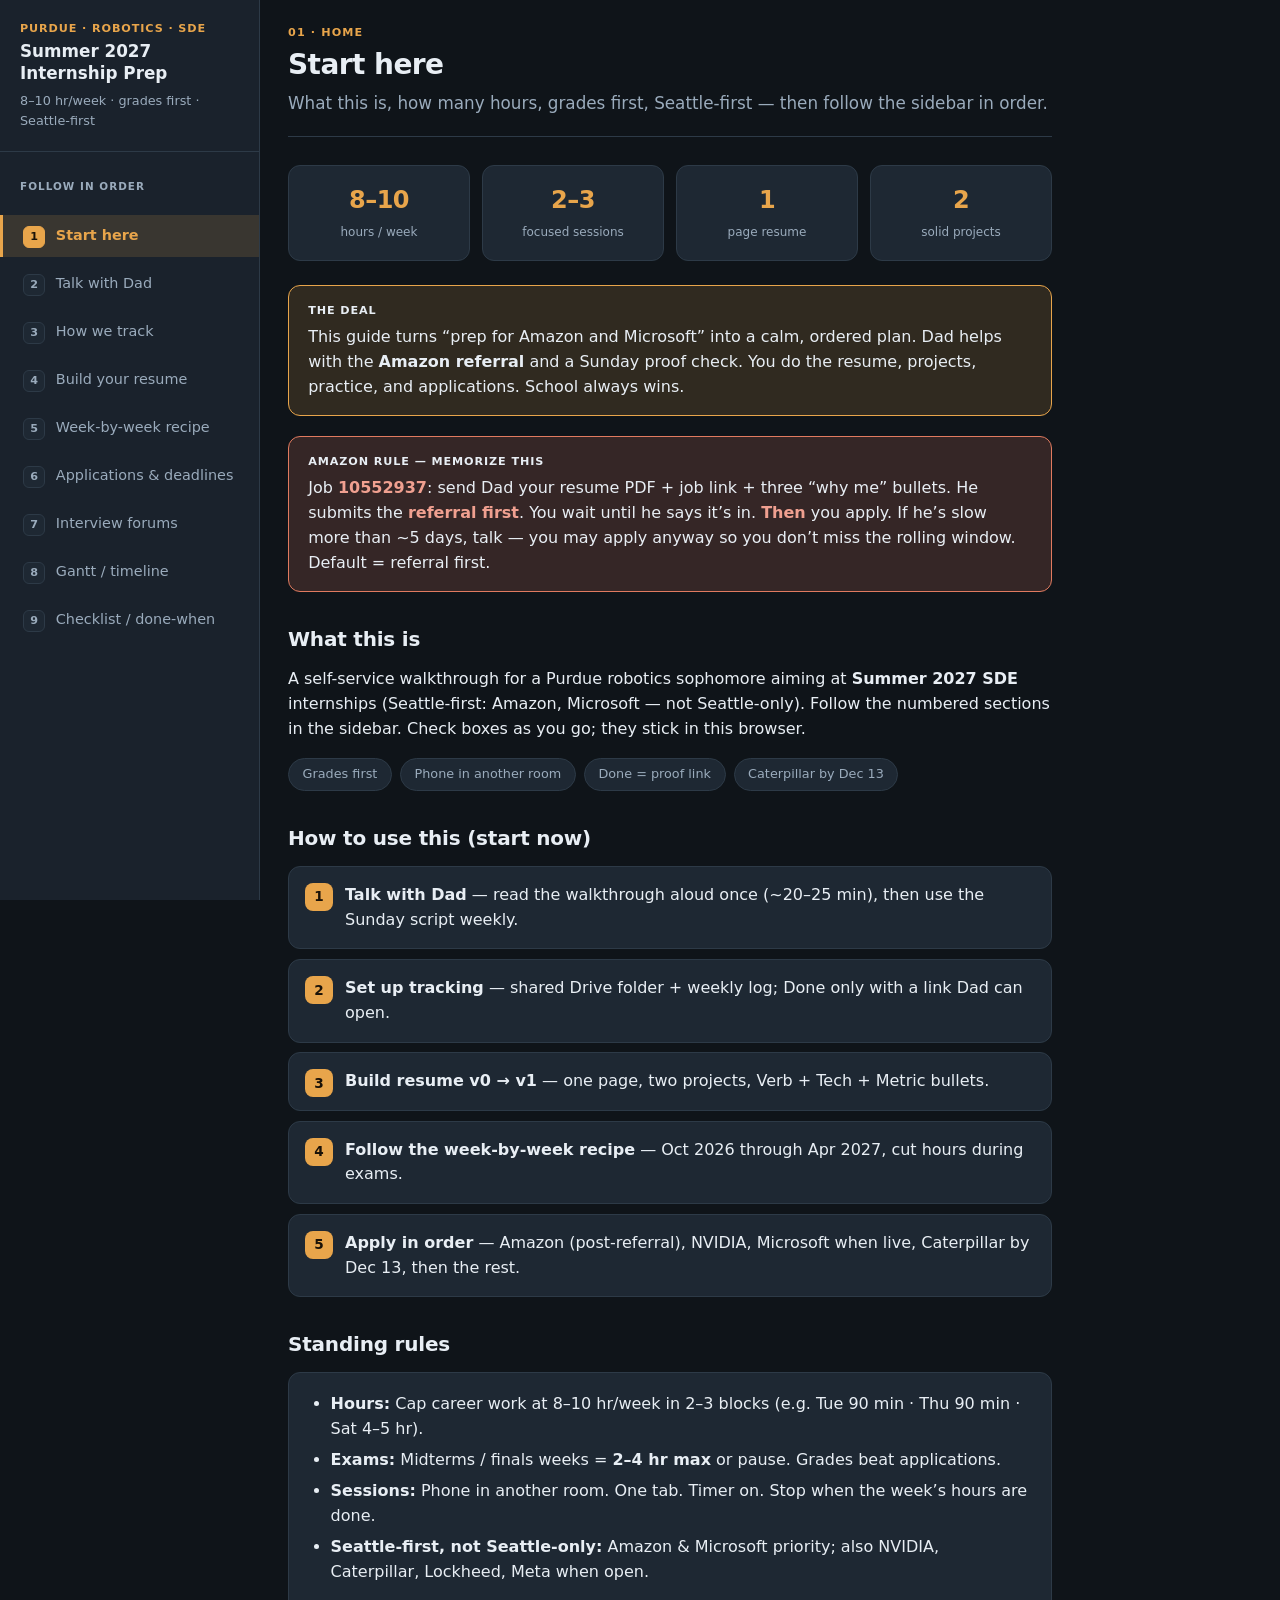
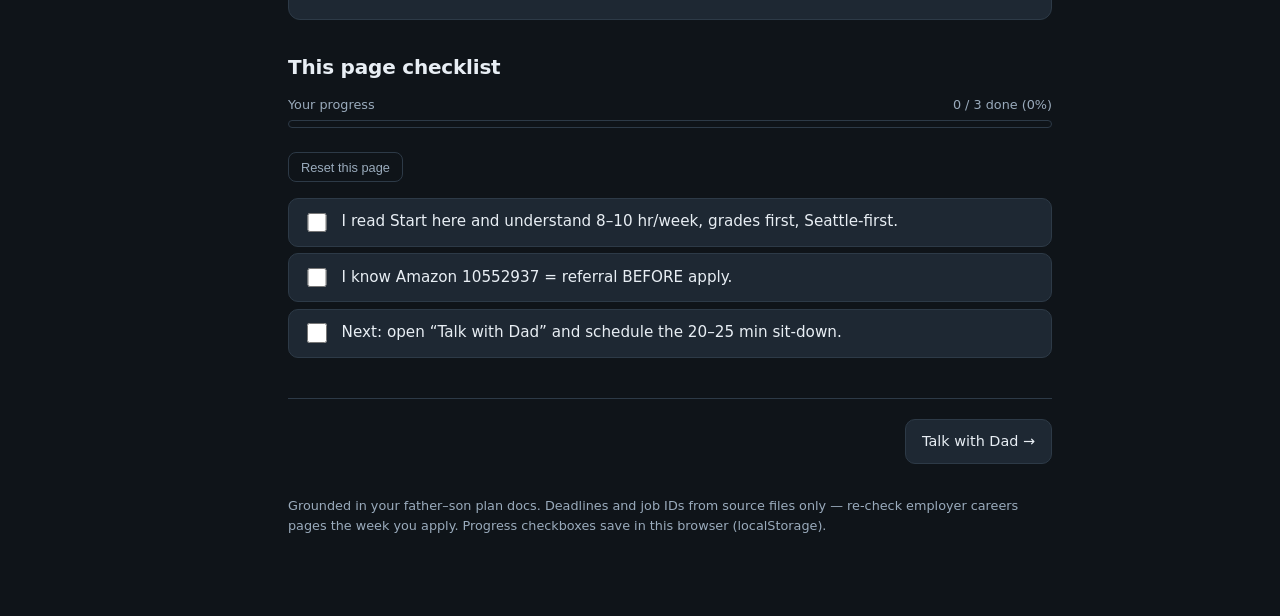
<file: index.html>
<!DOCTYPE html>
<html lang="en">
<head>
  <meta charset="utf-8" />
  <meta name="viewport" content="width=device-width, initial-scale=1" />
  <title>Start here · Summer 2027 Internship Guide</title>
  <link rel="stylesheet" href="styles.css" />
</head>
<body data-page="index.html">
  <div class="overlay" aria-hidden="true"></div>
  <div class="mobile-bar">
    <button type="button" class="menu-btn" aria-label="Open menu">&#9776;</button>
    <div class="title">Summer 2027 Guide</div>
  </div>
  <div class="layout">
    <nav class="sidebar" aria-label="Guide sections">
      <div class="sidebar-brand">
        <p class="logo">Purdue · Robotics · SDE</p>
        <h1>Summer 2027 Internship Prep</h1>
        <p>8–10 hr/week · grades first · Seattle-first</p>
      </div>
      <p class="nav-label">Follow in order</p>
      <ul class="nav-list">
<li><a href="index.html" class="active"><span class="nav-num">1</span><span>Start here</span></a></li>
<li><a href="talk-with-dad.html"><span class="nav-num">2</span><span>Talk with Dad</span></a></li>
<li><a href="how-we-track.html"><span class="nav-num">3</span><span>How we track</span></a></li>
<li><a href="resume.html"><span class="nav-num">4</span><span>Build your resume</span></a></li>
<li><a href="week-by-week.html"><span class="nav-num">5</span><span>Week-by-week recipe</span></a></li>
<li><a href="applications.html"><span class="nav-num">6</span><span>Applications & deadlines</span></a></li>
<li><a href="interview-forums.html"><span class="nav-num">7</span><span>Interview forums</span></a></li>
<li><a href="timeline.html"><span class="nav-num">8</span><span>Gantt / timeline</span></a></li>
<li><a href="checklist.html"><span class="nav-num">9</span><span>Checklist / done-when</span></a></li>
      </ul>
    </nav>
    <main class="main">
      <header class="page-header">
        <p class="eyebrow">01 · Home</p>
        <h1>Start here</h1>
        <p class="lede">What this is, how many hours, grades first, Seattle-first — then follow the sidebar in order.</p>
      </header>

      <div class="hero-stats">
        <div class="stat"><span class="num">8–10</span><span class="lbl">hours / week</span></div>
        <div class="stat"><span class="num">2–3</span><span class="lbl">focused sessions</span></div>
        <div class="stat"><span class="num">1</span><span class="lbl">page resume</span></div>
        <div class="stat"><span class="num">2</span><span class="lbl">solid projects</span></div>
      </div>

      <div class="callout warn">
        <span class="label">The deal</span>
        <p>This guide turns “prep for Amazon and Microsoft” into a calm, ordered plan. Dad helps with the <strong>Amazon referral</strong> and a Sunday proof check. You do the resume, projects, practice, and applications. School always wins.</p>
      </div>

      <div class="callout amazon">
        <span class="label">Amazon rule — memorize this</span>
        <p>Job <strong>10552937</strong>: send Dad your resume PDF + job link + three “why me” bullets. He submits the <strong>referral first</strong>. You wait until he says it’s in. <strong>Then</strong> you apply. If he’s slow more than ~5 days, talk — you may apply anyway so you don’t miss the rolling window. Default = referral first.</p>
      </div>

      <h2>What this is</h2>
      <p>A self-service walkthrough for a Purdue robotics sophomore aiming at <strong>Summer 2027 SDE</strong> internships (Seattle-first: Amazon, Microsoft — not Seattle-only). Follow the numbered sections in the sidebar. Check boxes as you go; they stick in this browser.</p>

      <div class="pill-row">
        <span class="pill">Grades first</span>
        <span class="pill">Phone in another room</span>
        <span class="pill">Done = proof link</span>
        <span class="pill">Caterpillar by Dec 13</span>
      </div>

      <h2>How to use this (start now)</h2>
      <ol class="start-steps">
        <li><strong>Talk with Dad</strong> — read the walkthrough aloud once (~20–25 min), then use the Sunday script weekly.</li>
        <li><strong>Set up tracking</strong> — shared Drive folder + weekly log; Done only with a link Dad can open.</li>
        <li><strong>Build resume v0 → v1</strong> — one page, two projects, Verb + Tech + Metric bullets.</li>
        <li><strong>Follow the week-by-week recipe</strong> — Oct 2026 through Apr 2027, cut hours during exams.</li>
        <li><strong>Apply in order</strong> — Amazon (post-referral), NVIDIA, Microsoft when live, Caterpillar by Dec 13, then the rest.</li>
      </ol>

      <h2>Standing rules</h2>
      <div class="card">
        <ul>
          <li><strong>Hours:</strong> Cap career work at 8–10 hr/week in 2–3 blocks (e.g. Tue 90 min · Thu 90 min · Sat 4–5 hr).</li>
          <li><strong>Exams:</strong> Midterms / finals weeks = <strong>2–4 hr max</strong> or pause. Grades beat applications.</li>
          <li><strong>Sessions:</strong> Phone in another room. One tab. Timer on. Stop when the week’s hours are done.</li>
          <li><strong>Seattle-first, not Seattle-only:</strong> Amazon &amp; Microsoft priority; also NVIDIA, Caterpillar, Lockheed, Meta when open.</li>
        </ul>
      </div>

      <h2>This page checklist</h2>
      <div class="progress-bar-wrap">
        <div class="meta"><span>Your progress</span><span data-progress-label="index.html">0 / 0</span></div>
        <div class="progress-track"><div class="progress-fill" data-progress-fill="index.html"></div></div>
      </div>
      <div class="reset-row"><button type="button" class="btn-ghost" data-reset-page>Reset this page</button></div>
      <ul class="checklist">
        <li><input type="checkbox" data-id="read-home" /><span class="check-text">I read Start here and understand 8–10 hr/week, grades first, Seattle-first.</span></li>
        <li><input type="checkbox" data-id="amazon-rule" /><span class="check-text">I know Amazon 10552937 = referral BEFORE apply.</span></li>
        <li><input type="checkbox" data-id="next-dad" /><span class="check-text">Next: open “Talk with Dad” and schedule the 20–25 min sit-down.</span></li>
      </ul>

      <nav class="footer-nav" aria-label="Section navigation">
        <span></span>
        <a href="talk-with-dad.html">Talk with Dad →</a>
      </nav>
      <p class="site-footer">Grounded in your father–son plan docs. Deadlines and job IDs from source files only — re-check employer careers pages the week you apply. Progress checkboxes save in this browser (localStorage).</p>
    </main>
  </div>
  <script src="app.js"></script>
</body>
</html>
</file>
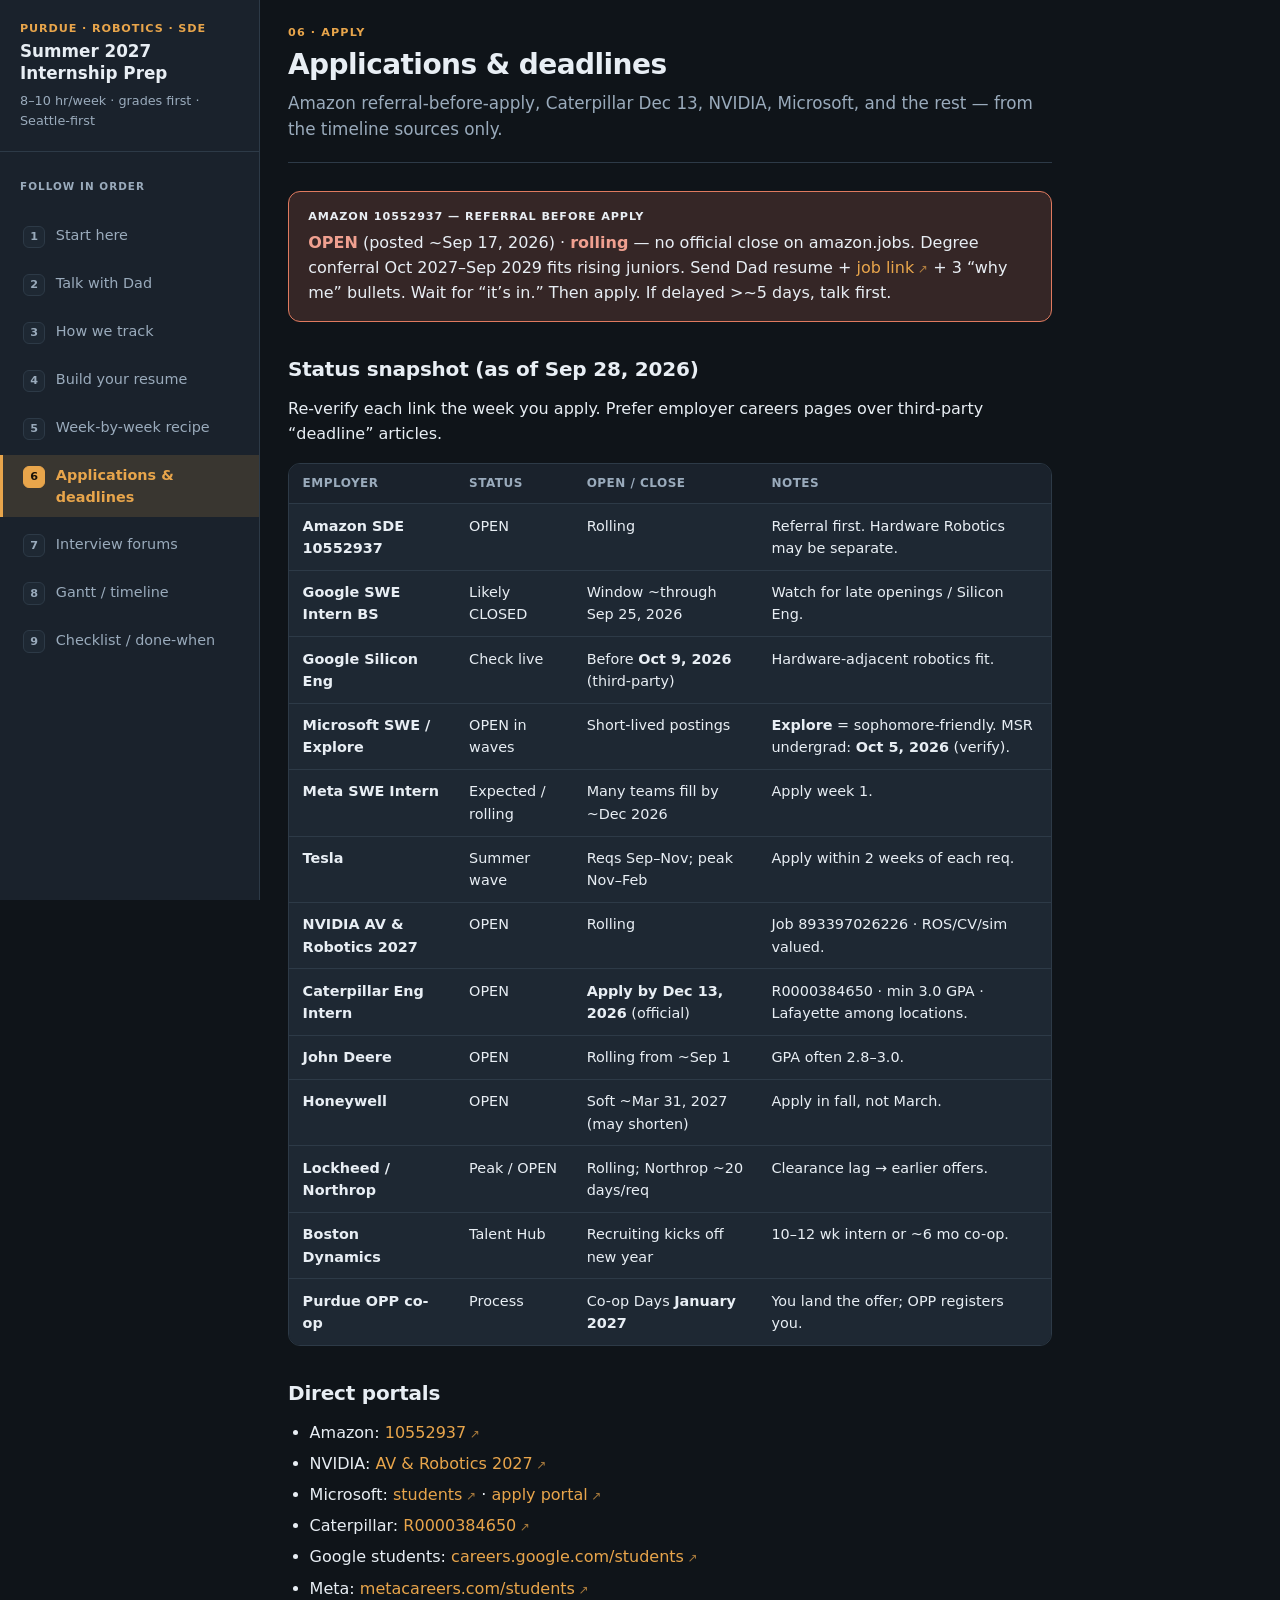
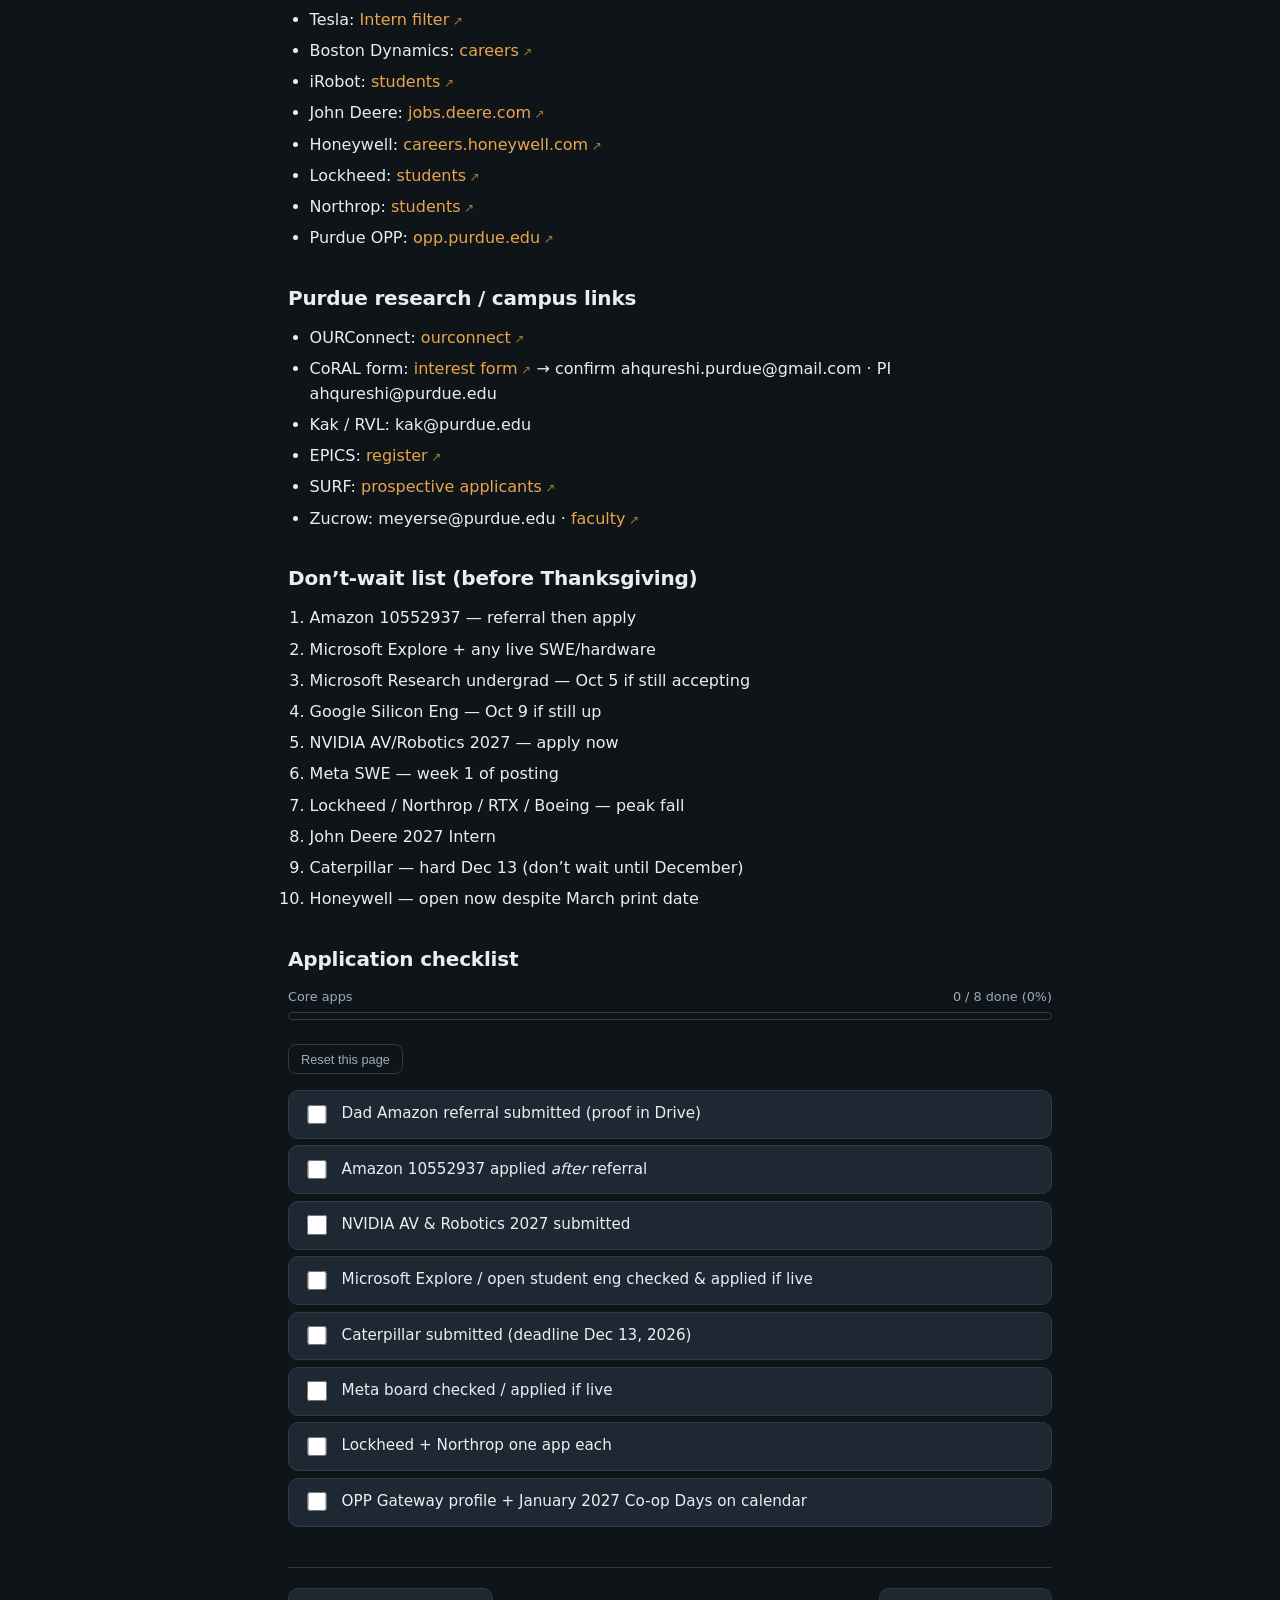
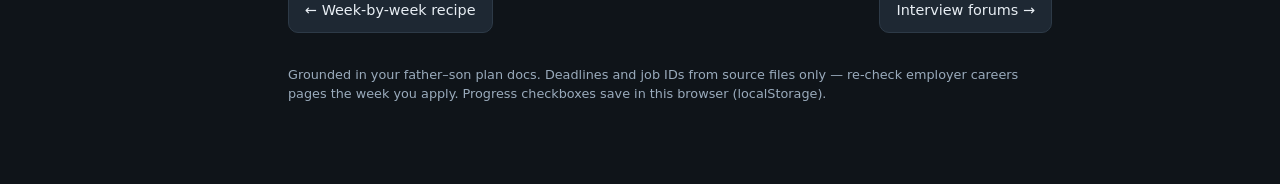
<file: applications.html>
<!DOCTYPE html>
<html lang="en">
<head>
  <meta charset="utf-8" />
  <meta name="viewport" content="width=device-width, initial-scale=1" />
  <title>Applications & deadlines · Summer 2027 Internship Guide</title>
  <link rel="stylesheet" href="styles.css" />
</head>
<body data-page="applications.html">
  <div class="overlay" aria-hidden="true"></div>
  <div class="mobile-bar">
    <button type="button" class="menu-btn" aria-label="Open menu">&#9776;</button>
    <div class="title">Summer 2027 Guide</div>
  </div>
  <div class="layout">
    <nav class="sidebar" aria-label="Guide sections">
      <div class="sidebar-brand">
        <p class="logo">Purdue · Robotics · SDE</p>
        <h1>Summer 2027 Internship Prep</h1>
        <p>8–10 hr/week · grades first · Seattle-first</p>
      </div>
      <p class="nav-label">Follow in order</p>
      <ul class="nav-list">
<li><a href="index.html"><span class="nav-num">1</span><span>Start here</span></a></li>
<li><a href="talk-with-dad.html"><span class="nav-num">2</span><span>Talk with Dad</span></a></li>
<li><a href="how-we-track.html"><span class="nav-num">3</span><span>How we track</span></a></li>
<li><a href="resume.html"><span class="nav-num">4</span><span>Build your resume</span></a></li>
<li><a href="week-by-week.html"><span class="nav-num">5</span><span>Week-by-week recipe</span></a></li>
<li><a href="applications.html" class="active"><span class="nav-num">6</span><span>Applications & deadlines</span></a></li>
<li><a href="interview-forums.html"><span class="nav-num">7</span><span>Interview forums</span></a></li>
<li><a href="timeline.html"><span class="nav-num">8</span><span>Gantt / timeline</span></a></li>
<li><a href="checklist.html"><span class="nav-num">9</span><span>Checklist / done-when</span></a></li>
      </ul>
    </nav>
    <main class="main">
      <header class="page-header">
        <p class="eyebrow">06 · Apply</p>
        <h1>Applications & deadlines</h1>
        <p class="lede">Amazon referral-before-apply, Caterpillar Dec 13, NVIDIA, Microsoft, and the rest — from the timeline sources only.</p>
      </header>

      <div class="callout amazon">
        <span class="label">Amazon 10552937 — referral BEFORE apply</span>
        <p><strong>OPEN</strong> (posted ~Sep 17, 2026) · <strong>rolling</strong> — no official close on amazon.jobs. Degree conferral Oct 2027–Sep 2029 fits rising juniors. Send Dad resume + <a href="https://www.amazon.jobs/en/jobs/10552937/software-development-engineer-internship-summer-2027-usa">job link</a> + 3 “why me” bullets. Wait for “it’s in.” Then apply. If delayed &gt;~5 days, talk first.</p>
      </div>

      <h2>Status snapshot (as of Sep 28, 2026)</h2>
      <p>Re-verify each link the week you apply. Prefer employer careers pages over third-party “deadline” articles.</p>
      <div class="table-wrap">
        <table>
          <thead><tr><th>Employer</th><th>Status</th><th>Open / close</th><th>Notes</th></tr></thead>
          <tbody>
            <tr><td><strong>Amazon SDE 10552937</strong></td><td>OPEN</td><td>Rolling</td><td>Referral first. Hardware Robotics may be separate.</td></tr>
            <tr><td><strong>Google SWE Intern BS</strong></td><td>Likely CLOSED</td><td>Window ~through Sep 25, 2026</td><td>Watch for late openings / Silicon Eng.</td></tr>
            <tr><td><strong>Google Silicon Eng</strong></td><td>Check live</td><td>Before <strong>Oct 9, 2026</strong> (third-party)</td><td>Hardware-adjacent robotics fit.</td></tr>
            <tr><td><strong>Microsoft SWE / Explore</strong></td><td>OPEN in waves</td><td>Short-lived postings</td><td><strong>Explore</strong> = sophomore-friendly. MSR undergrad: <strong>Oct 5, 2026</strong> (verify).</td></tr>
            <tr><td><strong>Meta SWE Intern</strong></td><td>Expected / rolling</td><td>Many teams fill by ~Dec 2026</td><td>Apply week 1.</td></tr>
            <tr><td><strong>Tesla</strong></td><td>Summer wave</td><td>Reqs Sep–Nov; peak Nov–Feb</td><td>Apply within 2 weeks of each req.</td></tr>
            <tr><td><strong>NVIDIA AV &amp; Robotics 2027</strong></td><td>OPEN</td><td>Rolling</td><td>Job 893397026226 · ROS/CV/sim valued.</td></tr>
            <tr><td><strong>Caterpillar Eng Intern</strong></td><td>OPEN</td><td><strong>Apply by Dec 13, 2026</strong> (official)</td><td>R0000384650 · min 3.0 GPA · Lafayette among locations.</td></tr>
            <tr><td><strong>John Deere</strong></td><td>OPEN</td><td>Rolling from ~Sep 1</td><td>GPA often 2.8–3.0.</td></tr>
            <tr><td><strong>Honeywell</strong></td><td>OPEN</td><td>Soft ~Mar 31, 2027 (may shorten)</td><td>Apply in fall, not March.</td></tr>
            <tr><td><strong>Lockheed / Northrop</strong></td><td>Peak / OPEN</td><td>Rolling; Northrop ~20 days/req</td><td>Clearance lag → earlier offers.</td></tr>
            <tr><td><strong>Boston Dynamics</strong></td><td>Talent Hub</td><td>Recruiting kicks off new year</td><td>10–12 wk intern or ~6 mo co-op.</td></tr>
            <tr><td><strong>Purdue OPP co-op</strong></td><td>Process</td><td>Co-op Days <strong>January 2027</strong></td><td>You land the offer; OPP registers you.</td></tr>
          </tbody>
        </table>
      </div>

      <h2>Direct portals</h2>
      <ul>
        <li>Amazon: <a href="https://www.amazon.jobs/en/jobs/10552937/software-development-engineer-internship-summer-2027-usa">10552937</a></li>
        <li>NVIDIA: <a href="https://jobs.nvidia.com/careers/job/893397026226">AV &amp; Robotics 2027</a></li>
        <li>Microsoft: <a href="https://careers.microsoft.com/students">students</a> · <a href="https://apply.careers.microsoft.com/">apply portal</a></li>
        <li>Caterpillar: <a href="https://careers.caterpillar.com/en/jobs/r0000384650/2027-summer-corporate-intern-engineering/">R0000384650</a></li>
        <li>Google students: <a href="https://careers.google.com/students/">careers.google.com/students</a></li>
        <li>Meta: <a href="https://www.metacareers.com/students">metacareers.com/students</a></li>
        <li>Tesla: <a href="https://www.tesla.com/careers/search/?type=3">Intern filter</a></li>
        <li>Boston Dynamics: <a href="https://bostondynamics.com/careers/">careers</a></li>
        <li>iRobot: <a href="https://careers.irobot.com/en/students">students</a></li>
        <li>John Deere: <a href="https://jobs.deere.com/">jobs.deere.com</a></li>
        <li>Honeywell: <a href="https://careers.honeywell.com/">careers.honeywell.com</a></li>
        <li>Lockheed: <a href="https://www.lockheedmartin.com/en-us/careers/students-and-recent-graduates.html">students</a></li>
        <li>Northrop: <a href="https://www.northropgrumman.com/careers/students-and-recent-graduates/">students</a></li>
        <li>Purdue OPP: <a href="https://www.opp.purdue.edu/">opp.purdue.edu</a></li>
      </ul>

      <h2>Purdue research / campus links</h2>
      <ul>
        <li>OURConnect: <a href="https://www.purdue.edu/undergrad-research/ourconnect/">ourconnect</a></li>
        <li>CoRAL form: <a href="https://docs.google.com/forms/d/e/1FAIpQLSeq_yN58oOFeWIsxrVfBVMDCkjhBoiHNFs0MeHBe_lW356-Hg/viewform">interest form</a> → confirm ahqureshi.purdue@gmail.com · PI ahqureshi@purdue.edu</li>
        <li>Kak / RVL: kak@purdue.edu</li>
        <li>EPICS: <a href="https://engineering.purdue.edu/EPICS/purdue/future-students/register">register</a></li>
        <li>SURF: <a href="https://engineering.purdue.edu/Engr/Research/EURO/students/about-SURF/prospectiveSURFApplicants">prospective applicants</a></li>
        <li>Zucrow: meyerse@purdue.edu · <a href="https://engineering.purdue.edu/Zucrow/people/faculty">faculty</a></li>
      </ul>

      <h2>Don’t-wait list (before Thanksgiving)</h2>
      <ol>
        <li>Amazon 10552937 — referral then apply</li>
        <li>Microsoft Explore + any live SWE/hardware</li>
        <li>Microsoft Research undergrad — Oct 5 if still accepting</li>
        <li>Google Silicon Eng — Oct 9 if still up</li>
        <li>NVIDIA AV/Robotics 2027 — apply now</li>
        <li>Meta SWE — week 1 of posting</li>
        <li>Lockheed / Northrop / RTX / Boeing — peak fall</li>
        <li>John Deere 2027 Intern</li>
        <li>Caterpillar — hard Dec 13 (don’t wait until December)</li>
        <li>Honeywell — open now despite March print date</li>
      </ol>

      <h2>Application checklist</h2>
      <div class="progress-bar-wrap">
        <div class="meta"><span>Core apps</span><span data-progress-label="applications.html">0 / 0</span></div>
        <div class="progress-track"><div class="progress-fill" data-progress-fill="applications.html"></div></div>
      </div>
      <div class="reset-row"><button type="button" class="btn-ghost" data-reset-page>Reset this page</button></div>
      <ul class="checklist">
        <li><input type="checkbox" data-id="a-ref" /><span class="check-text">Dad Amazon referral submitted (proof in Drive)</span></li>
        <li><input type="checkbox" data-id="a-amz" /><span class="check-text">Amazon 10552937 applied <em>after</em> referral</span></li>
        <li><input type="checkbox" data-id="a-nv" /><span class="check-text">NVIDIA AV &amp; Robotics 2027 submitted</span></li>
        <li><input type="checkbox" data-id="a-ms" /><span class="check-text">Microsoft Explore / open student eng checked &amp; applied if live</span></li>
        <li><input type="checkbox" data-id="a-cat" /><span class="check-text">Caterpillar submitted (deadline Dec 13, 2026)</span></li>
        <li><input type="checkbox" data-id="a-meta" /><span class="check-text">Meta board checked / applied if live</span></li>
        <li><input type="checkbox" data-id="a-def" /><span class="check-text">Lockheed + Northrop one app each</span></li>
        <li><input type="checkbox" data-id="a-opp" /><span class="check-text">OPP Gateway profile + January 2027 Co-op Days on calendar</span></li>
      </ul>

      <nav class="footer-nav" aria-label="Section navigation">
        <a href="week-by-week.html">← Week-by-week recipe</a>
        <a href="interview-forums.html">Interview forums →</a>
      </nav>
      <p class="site-footer">Grounded in your father–son plan docs. Deadlines and job IDs from source files only — re-check employer careers pages the week you apply. Progress checkboxes save in this browser (localStorage).</p>
    </main>
  </div>
  <script src="app.js"></script>
</body>
</html>
</file>
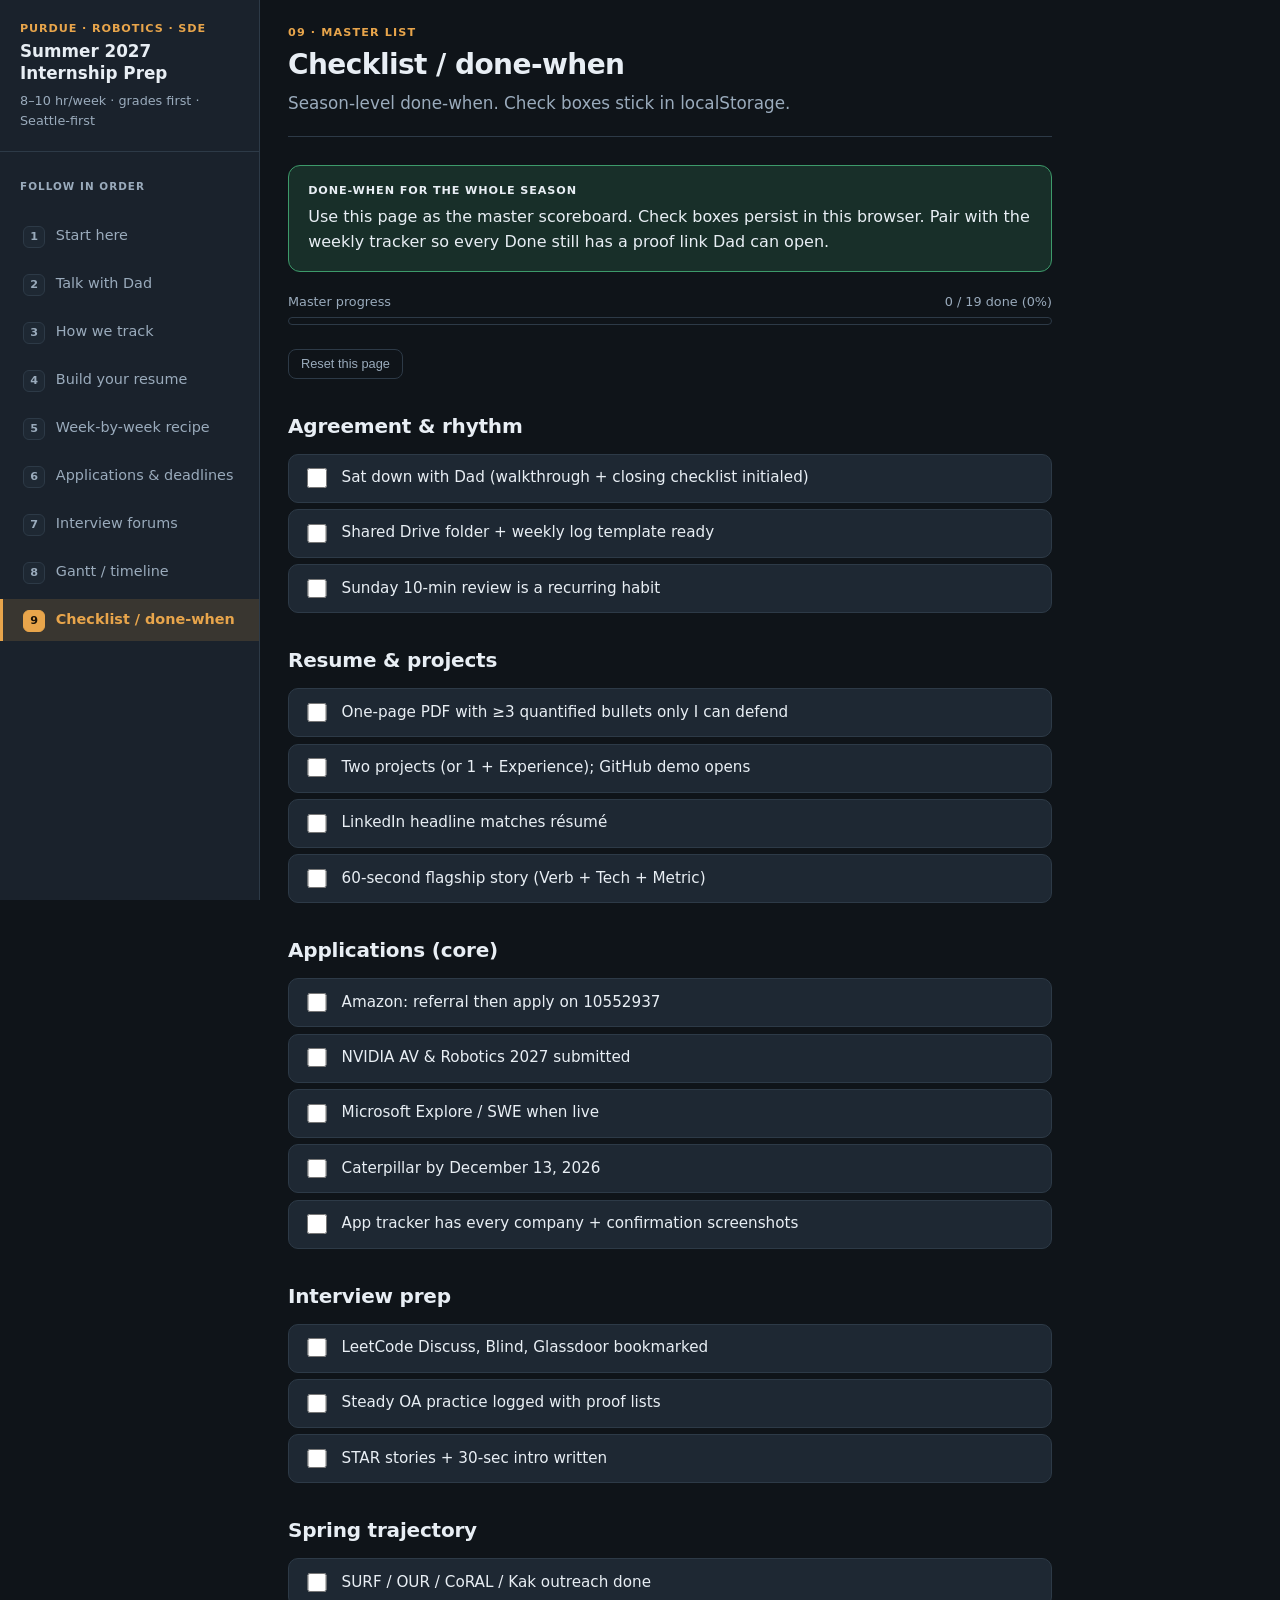
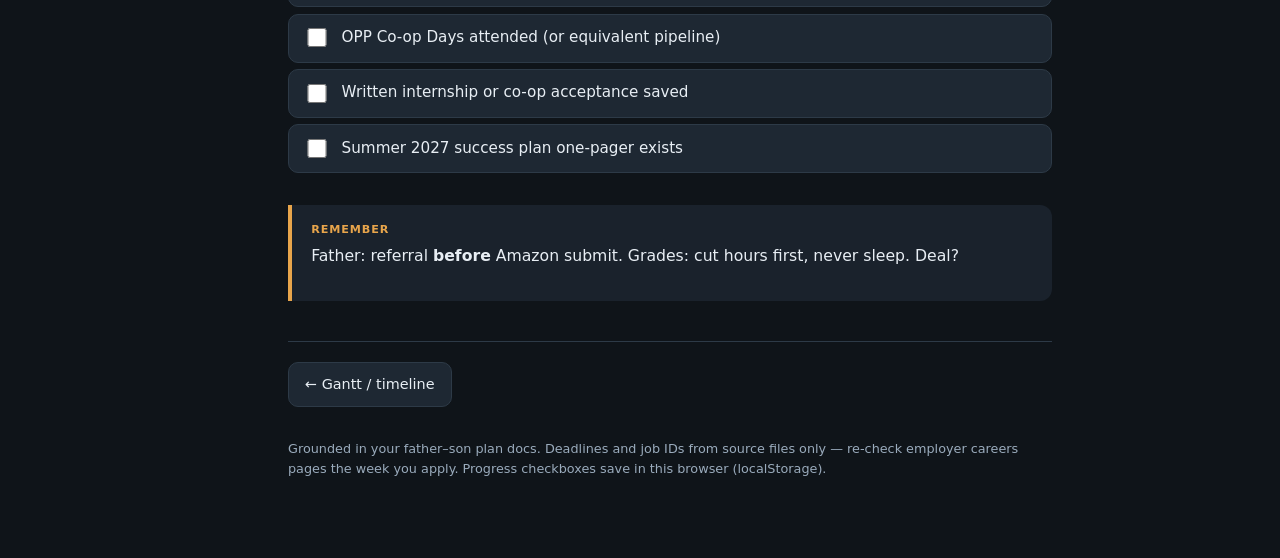
<file: checklist.html>
<!DOCTYPE html>
<html lang="en">
<head>
  <meta charset="utf-8" />
  <meta name="viewport" content="width=device-width, initial-scale=1" />
  <title>Checklist / done-when · Summer 2027 Internship Guide</title>
  <link rel="stylesheet" href="styles.css" />
</head>
<body data-page="checklist.html">
  <div class="overlay" aria-hidden="true"></div>
  <div class="mobile-bar">
    <button type="button" class="menu-btn" aria-label="Open menu">&#9776;</button>
    <div class="title">Summer 2027 Guide</div>
  </div>
  <div class="layout">
    <nav class="sidebar" aria-label="Guide sections">
      <div class="sidebar-brand">
        <p class="logo">Purdue · Robotics · SDE</p>
        <h1>Summer 2027 Internship Prep</h1>
        <p>8–10 hr/week · grades first · Seattle-first</p>
      </div>
      <p class="nav-label">Follow in order</p>
      <ul class="nav-list">
<li><a href="index.html"><span class="nav-num">1</span><span>Start here</span></a></li>
<li><a href="talk-with-dad.html"><span class="nav-num">2</span><span>Talk with Dad</span></a></li>
<li><a href="how-we-track.html"><span class="nav-num">3</span><span>How we track</span></a></li>
<li><a href="resume.html"><span class="nav-num">4</span><span>Build your resume</span></a></li>
<li><a href="week-by-week.html"><span class="nav-num">5</span><span>Week-by-week recipe</span></a></li>
<li><a href="applications.html"><span class="nav-num">6</span><span>Applications & deadlines</span></a></li>
<li><a href="interview-forums.html"><span class="nav-num">7</span><span>Interview forums</span></a></li>
<li><a href="timeline.html"><span class="nav-num">8</span><span>Gantt / timeline</span></a></li>
<li><a href="checklist.html" class="active"><span class="nav-num">9</span><span>Checklist / done-when</span></a></li>
      </ul>
    </nav>
    <main class="main">
      <header class="page-header">
        <p class="eyebrow">09 · Master list</p>
        <h1>Checklist / done-when</h1>
        <p class="lede">Season-level done-when. Check boxes stick in localStorage.</p>
      </header>

      <div class="callout success">
        <span class="label">Done-when for the whole season</span>
        <p>Use this page as the master scoreboard. Check boxes persist in this browser. Pair with the weekly tracker so every Done still has a proof link Dad can open.</p>
      </div>

      <div class="progress-bar-wrap">
        <div class="meta"><span>Master progress</span><span data-progress-label="checklist.html">0 / 0</span></div>
        <div class="progress-track"><div class="progress-fill" data-progress-fill="checklist.html"></div></div>
      </div>
      <div class="reset-row"><button type="button" class="btn-ghost" data-reset-page>Reset this page</button></div>

      <h2>Agreement &amp; rhythm</h2>
      <ul class="checklist">
        <li><input type="checkbox" data-id="d1" /><span class="check-text">Sat down with Dad (walkthrough + closing checklist initialed)</span></li>
        <li><input type="checkbox" data-id="d2" /><span class="check-text">Shared Drive folder + weekly log template ready</span></li>
        <li><input type="checkbox" data-id="d3" /><span class="check-text">Sunday 10-min review is a recurring habit</span></li>
      </ul>

      <h2>Resume &amp; projects</h2>
      <ul class="checklist">
        <li><input type="checkbox" data-id="d4" /><span class="check-text">One-page PDF with ≥3 quantified bullets only I can defend</span></li>
        <li><input type="checkbox" data-id="d5" /><span class="check-text">Two projects (or 1 + Experience); GitHub demo opens</span></li>
        <li><input type="checkbox" data-id="d6" /><span class="check-text">LinkedIn headline matches résumé</span></li>
        <li><input type="checkbox" data-id="d7" /><span class="check-text">60-second flagship story (Verb + Tech + Metric)</span></li>
      </ul>

      <h2>Applications (core)</h2>
      <ul class="checklist">
        <li><input type="checkbox" data-id="d8" /><span class="check-text">Amazon: referral then apply on 10552937</span></li>
        <li><input type="checkbox" data-id="d9" /><span class="check-text">NVIDIA AV &amp; Robotics 2027 submitted</span></li>
        <li><input type="checkbox" data-id="d10" /><span class="check-text">Microsoft Explore / SWE when live</span></li>
        <li><input type="checkbox" data-id="d11" /><span class="check-text">Caterpillar by December 13, 2026</span></li>
        <li><input type="checkbox" data-id="d12" /><span class="check-text">App tracker has every company + confirmation screenshots</span></li>
      </ul>

      <h2>Interview prep</h2>
      <ul class="checklist">
        <li><input type="checkbox" data-id="d13" /><span class="check-text">LeetCode Discuss, Blind, Glassdoor bookmarked</span></li>
        <li><input type="checkbox" data-id="d14" /><span class="check-text">Steady OA practice logged with proof lists</span></li>
        <li><input type="checkbox" data-id="d15" /><span class="check-text">STAR stories + 30-sec intro written</span></li>
      </ul>

      <h2>Spring trajectory</h2>
      <ul class="checklist">
        <li><input type="checkbox" data-id="d16" /><span class="check-text">SURF / OUR / CoRAL / Kak outreach done</span></li>
        <li><input type="checkbox" data-id="d17" /><span class="check-text">OPP Co-op Days attended (or equivalent pipeline)</span></li>
        <li><input type="checkbox" data-id="d18" /><span class="check-text">Written internship or co-op acceptance saved</span></li>
        <li><input type="checkbox" data-id="d19" /><span class="check-text">Summer 2027 success plan one-pager exists</span></li>
      </ul>

      <div class="script" style="margin-top:2rem">
        <div class="speaker">Remember</div>
        <p>Father: referral <strong>before</strong> Amazon submit. Grades: cut hours first, never sleep. Deal?</p>
      </div>

      <nav class="footer-nav" aria-label="Section navigation">
        <a href="timeline.html">← Gantt / timeline</a>
        <span></span>
      </nav>
      <p class="site-footer">Grounded in your father–son plan docs. Deadlines and job IDs from source files only — re-check employer careers pages the week you apply. Progress checkboxes save in this browser (localStorage).</p>
    </main>
  </div>
  <script src="app.js"></script>
</body>
</html>
</file>
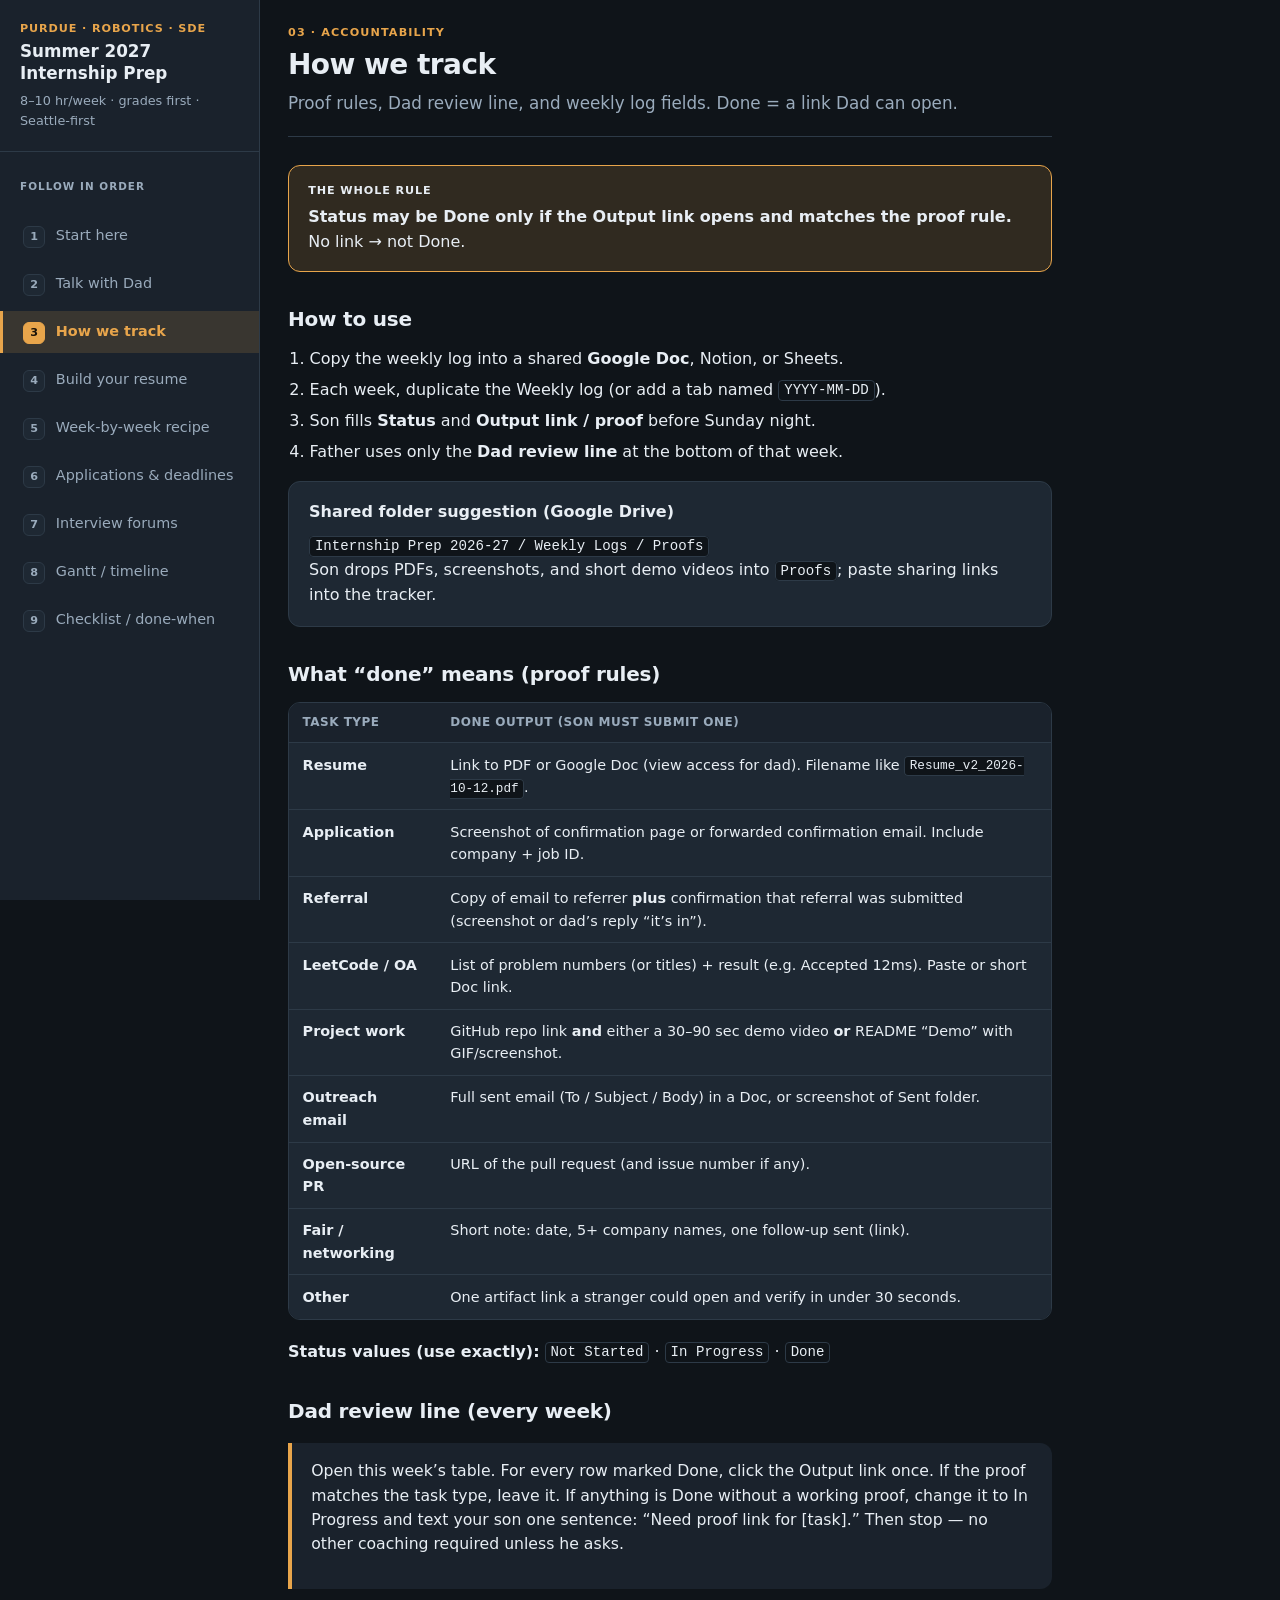
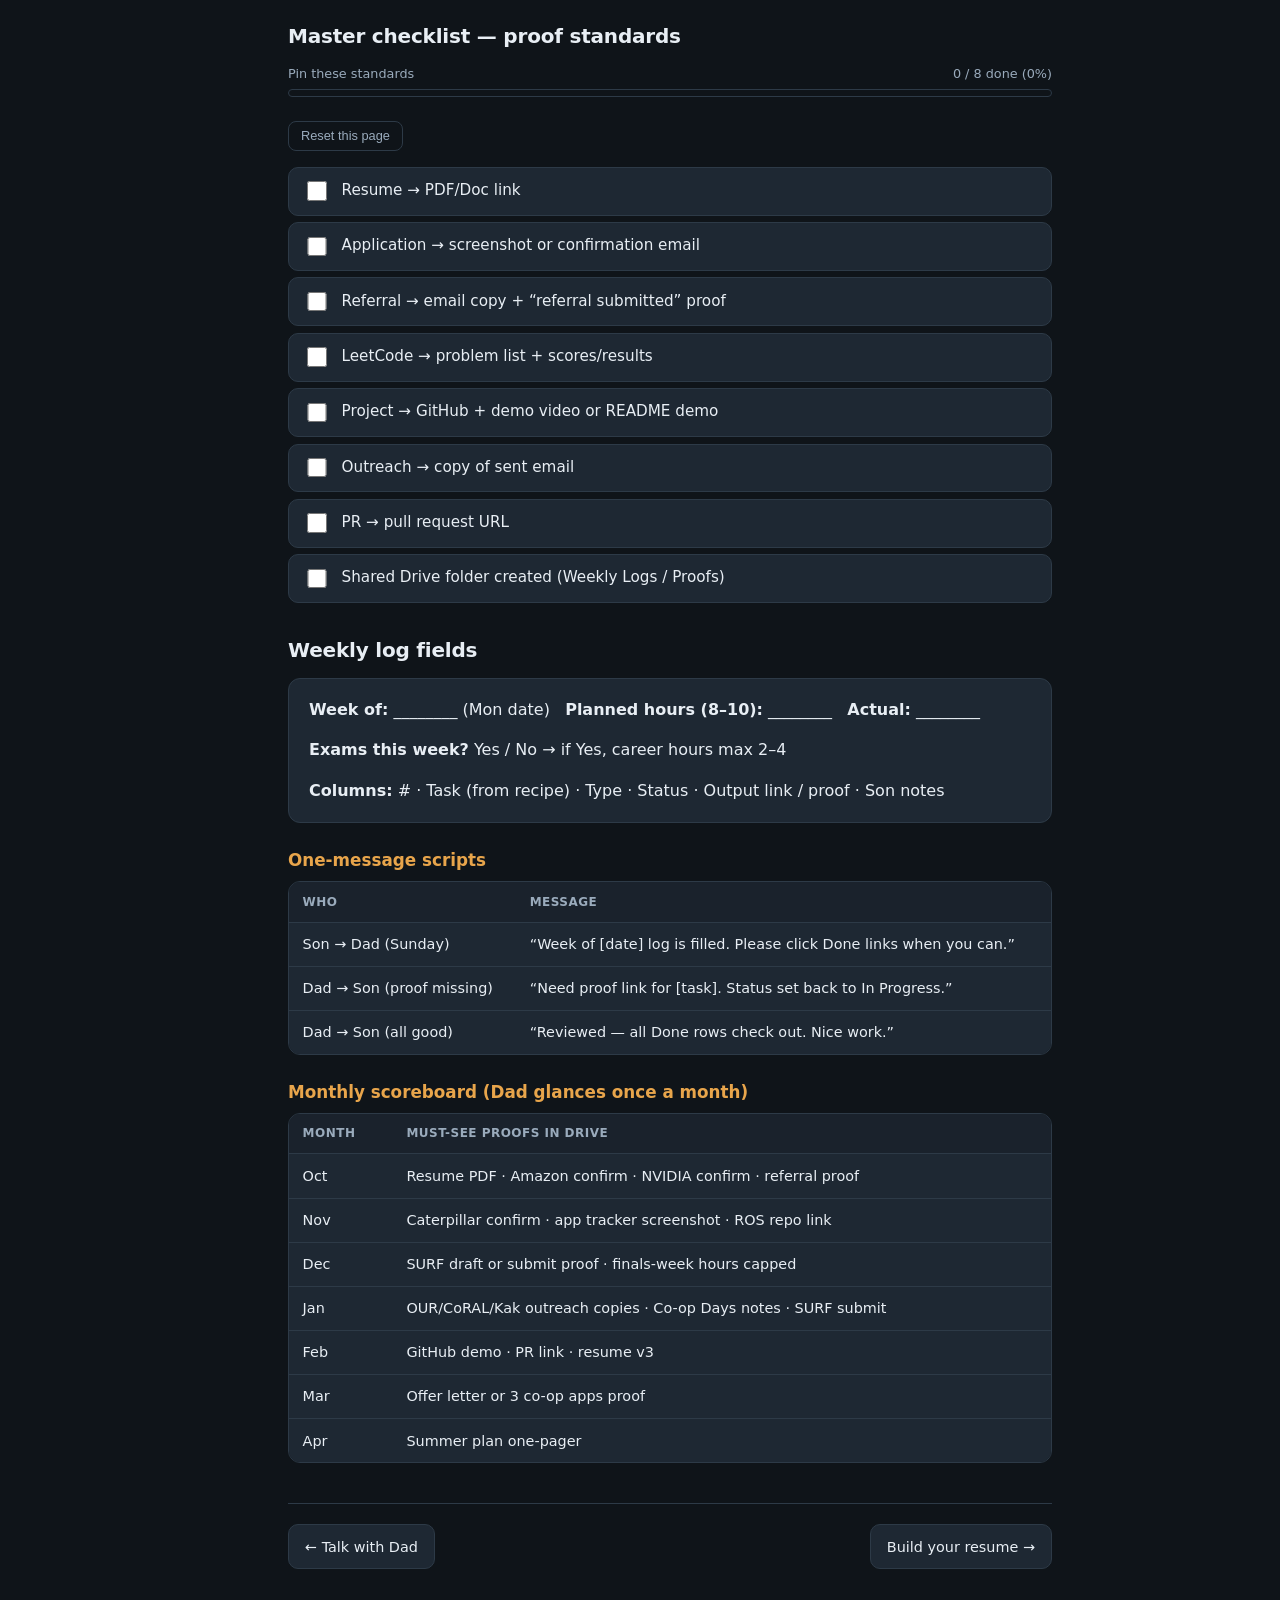
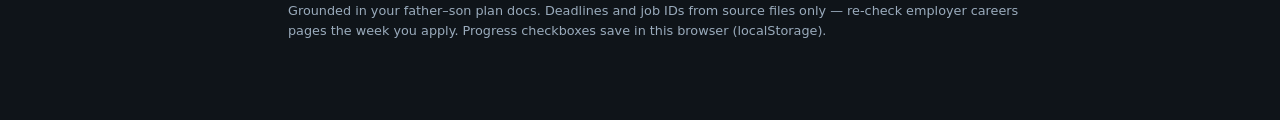
<file: how-we-track.html>
<!DOCTYPE html>
<html lang="en">
<head>
  <meta charset="utf-8" />
  <meta name="viewport" content="width=device-width, initial-scale=1" />
  <title>How we track · Summer 2027 Internship Guide</title>
  <link rel="stylesheet" href="styles.css" />
</head>
<body data-page="how-we-track.html">
  <div class="overlay" aria-hidden="true"></div>
  <div class="mobile-bar">
    <button type="button" class="menu-btn" aria-label="Open menu">&#9776;</button>
    <div class="title">Summer 2027 Guide</div>
  </div>
  <div class="layout">
    <nav class="sidebar" aria-label="Guide sections">
      <div class="sidebar-brand">
        <p class="logo">Purdue · Robotics · SDE</p>
        <h1>Summer 2027 Internship Prep</h1>
        <p>8–10 hr/week · grades first · Seattle-first</p>
      </div>
      <p class="nav-label">Follow in order</p>
      <ul class="nav-list">
<li><a href="index.html"><span class="nav-num">1</span><span>Start here</span></a></li>
<li><a href="talk-with-dad.html"><span class="nav-num">2</span><span>Talk with Dad</span></a></li>
<li><a href="how-we-track.html" class="active"><span class="nav-num">3</span><span>How we track</span></a></li>
<li><a href="resume.html"><span class="nav-num">4</span><span>Build your resume</span></a></li>
<li><a href="week-by-week.html"><span class="nav-num">5</span><span>Week-by-week recipe</span></a></li>
<li><a href="applications.html"><span class="nav-num">6</span><span>Applications & deadlines</span></a></li>
<li><a href="interview-forums.html"><span class="nav-num">7</span><span>Interview forums</span></a></li>
<li><a href="timeline.html"><span class="nav-num">8</span><span>Gantt / timeline</span></a></li>
<li><a href="checklist.html"><span class="nav-num">9</span><span>Checklist / done-when</span></a></li>
      </ul>
    </nav>
    <main class="main">
      <header class="page-header">
        <p class="eyebrow">03 · Accountability</p>
        <h1>How we track</h1>
        <p class="lede">Proof rules, Dad review line, and weekly log fields. Done = a link Dad can open.</p>
      </header>

      <div class="callout warn">
        <span class="label">The whole rule</span>
        <p><strong>Status may be Done only if the Output link opens and matches the proof rule.</strong> No link → not Done.</p>
      </div>

      <h2>How to use</h2>
      <ol>
        <li>Copy the weekly log into a shared <strong>Google Doc</strong>, Notion, or Sheets.</li>
        <li>Each week, duplicate the Weekly log (or add a tab named <code>YYYY-MM-DD</code>).</li>
        <li>Son fills <strong>Status</strong> and <strong>Output link / proof</strong> before Sunday night.</li>
        <li>Father uses only the <strong>Dad review line</strong> at the bottom of that week.</li>
      </ol>

      <div class="card">
        <strong>Shared folder suggestion (Google Drive)</strong>
        <p style="margin:0.5rem 0 0"><code>Internship Prep 2026-27 / Weekly Logs / Proofs</code><br />
        Son drops PDFs, screenshots, and short demo videos into <code>Proofs</code>; paste sharing links into the tracker.</p>
      </div>

      <h2>What “done” means (proof rules)</h2>
      <div class="table-wrap">
        <table>
          <thead><tr><th>Task type</th><th>Done output (son must submit ONE)</th></tr></thead>
          <tbody>
            <tr><td><strong>Resume</strong></td><td>Link to PDF or Google Doc (view access for dad). Filename like <code>Resume_v2_2026-10-12.pdf</code>.</td></tr>
            <tr><td><strong>Application</strong></td><td>Screenshot of confirmation page or forwarded confirmation email. Include company + job ID.</td></tr>
            <tr><td><strong>Referral</strong></td><td>Copy of email to referrer <strong>plus</strong> confirmation that referral was submitted (screenshot or dad’s reply “it’s in”).</td></tr>
            <tr><td><strong>LeetCode / OA</strong></td><td>List of problem numbers (or titles) + result (e.g. Accepted 12ms). Paste or short Doc link.</td></tr>
            <tr><td><strong>Project work</strong></td><td>GitHub repo link <strong>and</strong> either a 30–90 sec demo video <strong>or</strong> README “Demo” with GIF/screenshot.</td></tr>
            <tr><td><strong>Outreach email</strong></td><td>Full sent email (To / Subject / Body) in a Doc, or screenshot of Sent folder.</td></tr>
            <tr><td><strong>Open-source PR</strong></td><td>URL of the pull request (and issue number if any).</td></tr>
            <tr><td><strong>Fair / networking</strong></td><td>Short note: date, 5+ company names, one follow-up sent (link).</td></tr>
            <tr><td><strong>Other</strong></td><td>One artifact link a stranger could open and verify in under 30 seconds.</td></tr>
          </tbody>
        </table>
      </div>
      <p><strong>Status values (use exactly):</strong> <code>Not Started</code> · <code>In Progress</code> · <code>Done</code></p>

      <h2>Dad review line (every week)</h2>
      <div class="script">
        <p>Open this week’s table. For every row marked Done, click the Output link once. If the proof matches the task type, leave it. If anything is Done without a working proof, change it to In Progress and text your son one sentence: “Need proof link for [task].” Then stop — no other coaching required unless he asks.</p>
      </div>

      <h2>Master checklist — proof standards</h2>
      <div class="progress-bar-wrap">
        <div class="meta"><span>Pin these standards</span><span data-progress-label="how-we-track.html">0 / 0</span></div>
        <div class="progress-track"><div class="progress-fill" data-progress-fill="how-we-track.html"></div></div>
      </div>
      <div class="reset-row"><button type="button" class="btn-ghost" data-reset-page>Reset this page</button></div>
      <ul class="checklist">
        <li><input type="checkbox" data-id="p-resume" /><span class="check-text">Resume → PDF/Doc link</span></li>
        <li><input type="checkbox" data-id="p-app" /><span class="check-text">Application → screenshot or confirmation email</span></li>
        <li><input type="checkbox" data-id="p-ref" /><span class="check-text">Referral → email copy + “referral submitted” proof</span></li>
        <li><input type="checkbox" data-id="p-lc" /><span class="check-text">LeetCode → problem list + scores/results</span></li>
        <li><input type="checkbox" data-id="p-proj" /><span class="check-text">Project → GitHub + demo video or README demo</span></li>
        <li><input type="checkbox" data-id="p-out" /><span class="check-text">Outreach → copy of sent email</span></li>
        <li><input type="checkbox" data-id="p-pr" /><span class="check-text">PR → pull request URL</span></li>
        <li><input type="checkbox" data-id="p-folder" /><span class="check-text">Shared Drive folder created (Weekly Logs / Proofs)</span></li>
      </ul>

      <h2>Weekly log fields</h2>
      <div class="card">
        <p><strong>Week of:</strong> ________ (Mon date) &nbsp; <strong>Planned hours (8–10):</strong> ________ &nbsp; <strong>Actual:</strong> ________</p>
        <p><strong>Exams this week?</strong> Yes / No → if Yes, career hours max 2–4</p>
        <p style="margin:0"><strong>Columns:</strong> # · Task (from recipe) · Type · Status · Output link / proof · Son notes</p>
      </div>

      <h3>One-message scripts</h3>
      <div class="table-wrap">
        <table>
          <thead><tr><th>Who</th><th>Message</th></tr></thead>
          <tbody>
            <tr><td>Son → Dad (Sunday)</td><td>“Week of [date] log is filled. Please click Done links when you can.”</td></tr>
            <tr><td>Dad → Son (proof missing)</td><td>“Need proof link for [task]. Status set back to In Progress.”</td></tr>
            <tr><td>Dad → Son (all good)</td><td>“Reviewed — all Done rows check out. Nice work.”</td></tr>
          </tbody>
        </table>
      </div>

      <h3>Monthly scoreboard (Dad glances once a month)</h3>
      <div class="table-wrap">
        <table>
          <thead><tr><th>Month</th><th>Must-see proofs in Drive</th></tr></thead>
          <tbody>
            <tr><td>Oct</td><td>Resume PDF · Amazon confirm · NVIDIA confirm · referral proof</td></tr>
            <tr><td>Nov</td><td>Caterpillar confirm · app tracker screenshot · ROS repo link</td></tr>
            <tr><td>Dec</td><td>SURF draft or submit proof · finals-week hours capped</td></tr>
            <tr><td>Jan</td><td>OUR/CoRAL/Kak outreach copies · Co-op Days notes · SURF submit</td></tr>
            <tr><td>Feb</td><td>GitHub demo · PR link · resume v3</td></tr>
            <tr><td>Mar</td><td>Offer letter or 3 co-op apps proof</td></tr>
            <tr><td>Apr</td><td>Summer plan one-pager</td></tr>
          </tbody>
        </table>
      </div>

      <nav class="footer-nav" aria-label="Section navigation">
        <a href="talk-with-dad.html">← Talk with Dad</a>
        <a href="resume.html">Build your resume →</a>
      </nav>
      <p class="site-footer">Grounded in your father–son plan docs. Deadlines and job IDs from source files only — re-check employer careers pages the week you apply. Progress checkboxes save in this browser (localStorage).</p>
    </main>
  </div>
  <script src="app.js"></script>
</body>
</html>
</file>
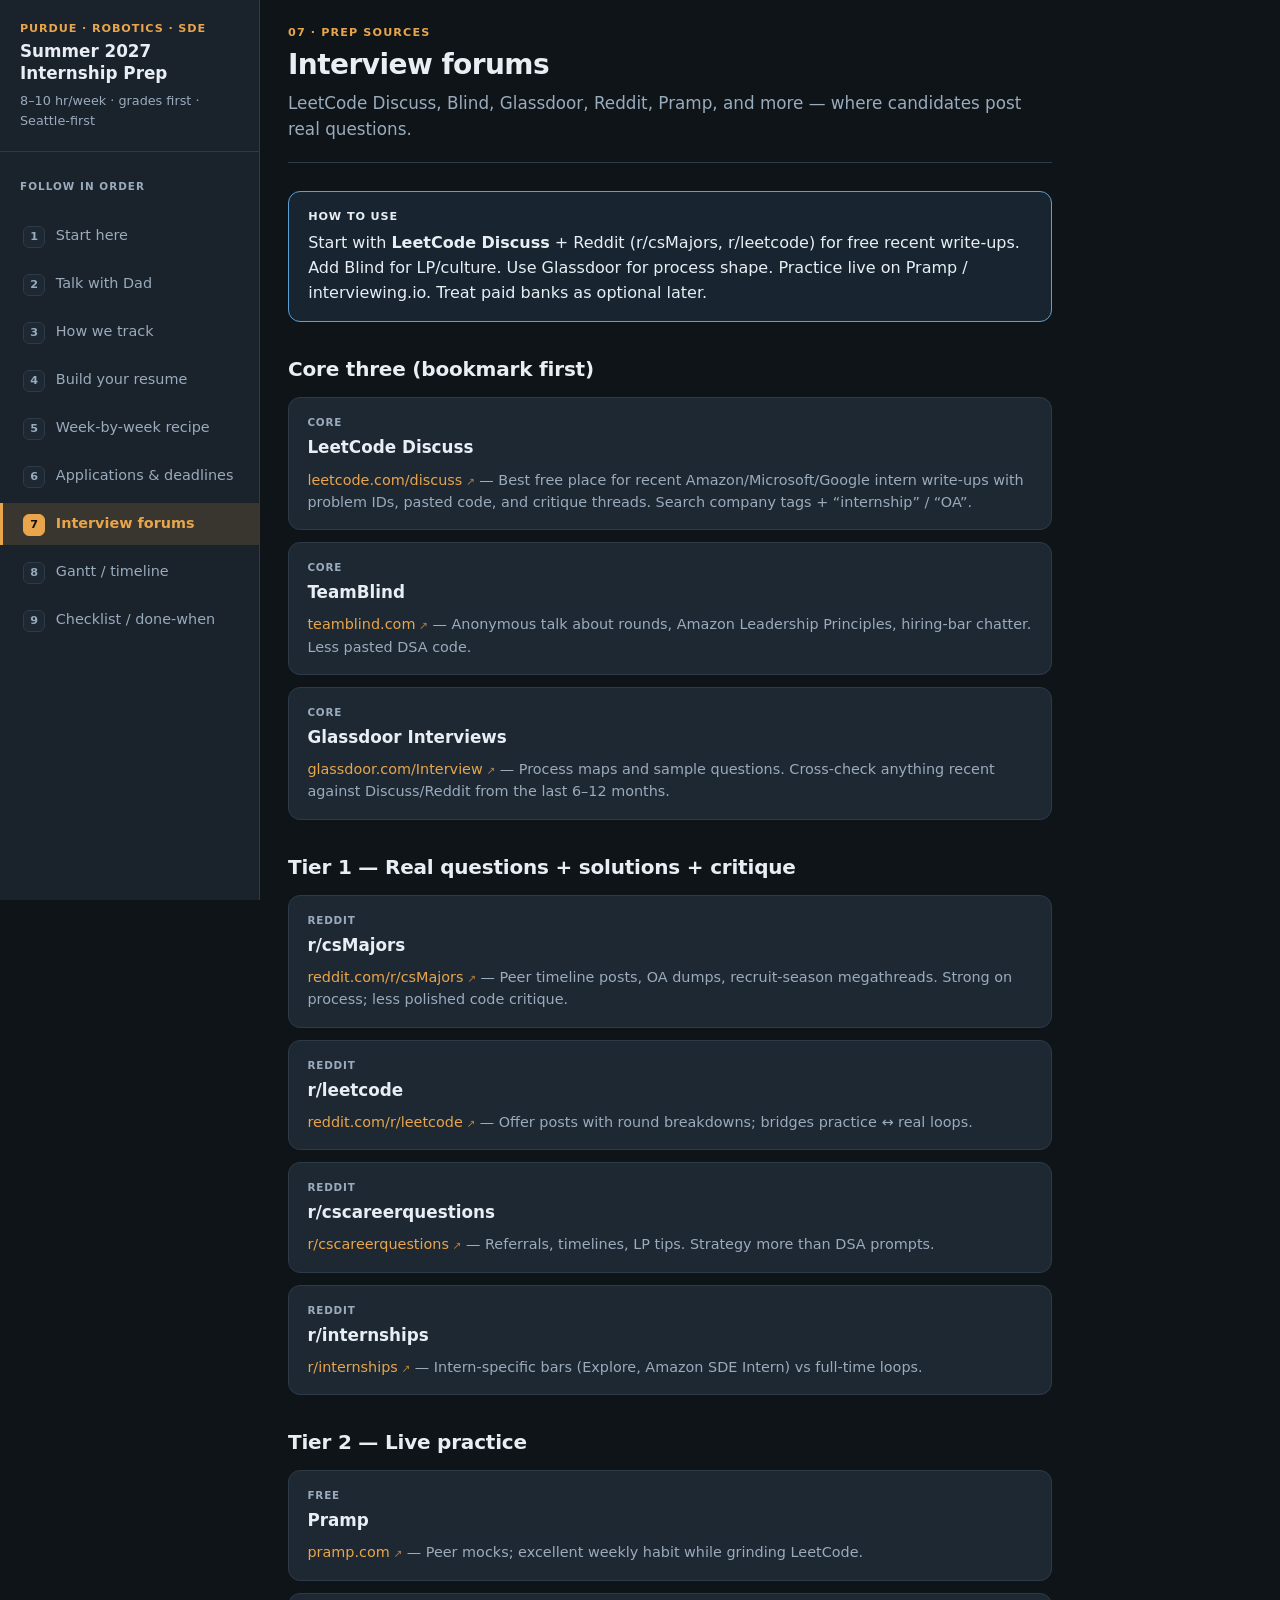
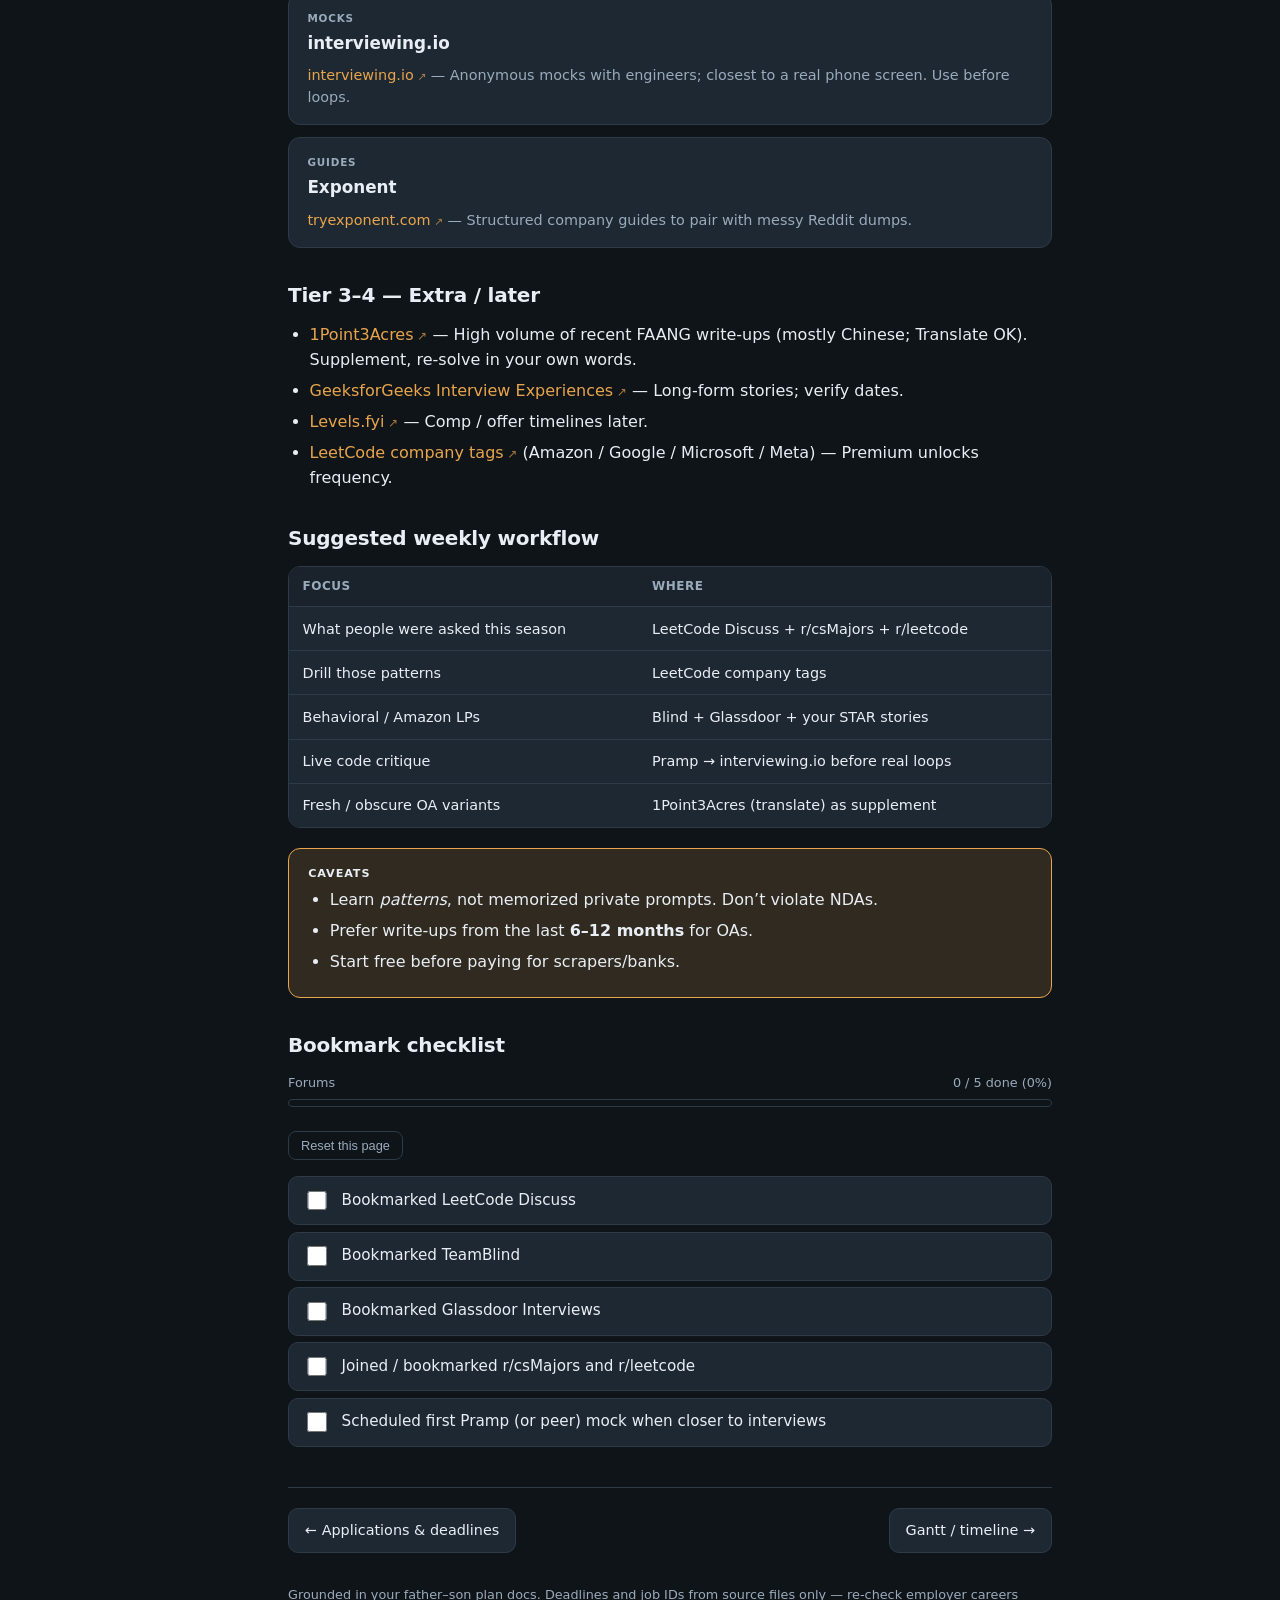
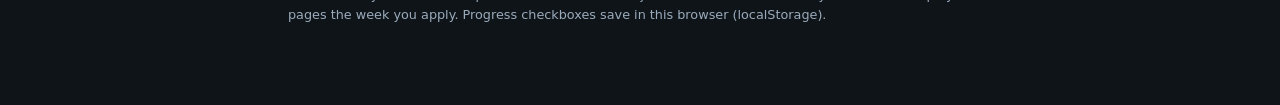
<file: interview-forums.html>
<!DOCTYPE html>
<html lang="en">
<head>
  <meta charset="utf-8" />
  <meta name="viewport" content="width=device-width, initial-scale=1" />
  <title>Interview forums · Summer 2027 Internship Guide</title>
  <link rel="stylesheet" href="styles.css" />
</head>
<body data-page="interview-forums.html">
  <div class="overlay" aria-hidden="true"></div>
  <div class="mobile-bar">
    <button type="button" class="menu-btn" aria-label="Open menu">&#9776;</button>
    <div class="title">Summer 2027 Guide</div>
  </div>
  <div class="layout">
    <nav class="sidebar" aria-label="Guide sections">
      <div class="sidebar-brand">
        <p class="logo">Purdue · Robotics · SDE</p>
        <h1>Summer 2027 Internship Prep</h1>
        <p>8–10 hr/week · grades first · Seattle-first</p>
      </div>
      <p class="nav-label">Follow in order</p>
      <ul class="nav-list">
<li><a href="index.html"><span class="nav-num">1</span><span>Start here</span></a></li>
<li><a href="talk-with-dad.html"><span class="nav-num">2</span><span>Talk with Dad</span></a></li>
<li><a href="how-we-track.html"><span class="nav-num">3</span><span>How we track</span></a></li>
<li><a href="resume.html"><span class="nav-num">4</span><span>Build your resume</span></a></li>
<li><a href="week-by-week.html"><span class="nav-num">5</span><span>Week-by-week recipe</span></a></li>
<li><a href="applications.html"><span class="nav-num">6</span><span>Applications & deadlines</span></a></li>
<li><a href="interview-forums.html" class="active"><span class="nav-num">7</span><span>Interview forums</span></a></li>
<li><a href="timeline.html"><span class="nav-num">8</span><span>Gantt / timeline</span></a></li>
<li><a href="checklist.html"><span class="nav-num">9</span><span>Checklist / done-when</span></a></li>
      </ul>
    </nav>
    <main class="main">
      <header class="page-header">
        <p class="eyebrow">07 · Prep sources</p>
        <h1>Interview forums</h1>
        <p class="lede">LeetCode Discuss, Blind, Glassdoor, Reddit, Pramp, and more — where candidates post real questions.</p>
      </header>

      <div class="callout info">
        <span class="label">How to use</span>
        <p>Start with <strong>LeetCode Discuss</strong> + Reddit (r/csMajors, r/leetcode) for free recent write-ups. Add Blind for LP/culture. Use Glassdoor for process shape. Practice live on Pramp / interviewing.io. Treat paid banks as optional later.</p>
      </div>

      <h2>Core three (bookmark first)</h2>
      <div class="forum-grid">
        <div class="forum-card">
          <div class="tier">Core</div>
          <h3>LeetCode Discuss</h3>
          <p><a href="https://leetcode.com/discuss/">leetcode.com/discuss</a> — Best free place for recent Amazon/Microsoft/Google intern write-ups with problem IDs, pasted code, and critique threads. Search company tags + “internship” / “OA”.</p>
        </div>
        <div class="forum-card">
          <div class="tier">Core</div>
          <h3>TeamBlind</h3>
          <p><a href="https://www.teamblind.com/">teamblind.com</a> — Anonymous talk about rounds, Amazon Leadership Principles, hiring-bar chatter. Less pasted DSA code.</p>
        </div>
        <div class="forum-card">
          <div class="tier">Core</div>
          <h3>Glassdoor Interviews</h3>
          <p><a href="https://www.glassdoor.com/Interview/index.htm">glassdoor.com/Interview</a> — Process maps and sample questions. Cross-check anything recent against Discuss/Reddit from the last 6–12 months.</p>
        </div>
      </div>

      <h2>Tier 1 — Real questions + solutions + critique</h2>
      <div class="forum-grid">
        <div class="forum-card"><div class="tier">Reddit</div><h3>r/csMajors</h3><p><a href="https://www.reddit.com/r/csMajors/">reddit.com/r/csMajors</a> — Peer timeline posts, OA dumps, recruit-season megathreads. Strong on process; less polished code critique.</p></div>
        <div class="forum-card"><div class="tier">Reddit</div><h3>r/leetcode</h3><p><a href="https://www.reddit.com/r/leetcode/">reddit.com/r/leetcode</a> — Offer posts with round breakdowns; bridges practice ↔ real loops.</p></div>
        <div class="forum-card"><div class="tier">Reddit</div><h3>r/cscareerquestions</h3><p><a href="https://www.reddit.com/r/cscareerquestions/">r/cscareerquestions</a> — Referrals, timelines, LP tips. Strategy more than DSA prompts.</p></div>
        <div class="forum-card"><div class="tier">Reddit</div><h3>r/internships</h3><p><a href="https://www.reddit.com/r/internships/">r/internships</a> — Intern-specific bars (Explore, Amazon SDE Intern) vs full-time loops.</p></div>
      </div>

      <h2>Tier 2 — Live practice</h2>
      <div class="forum-grid">
        <div class="forum-card"><div class="tier">Free</div><h3>Pramp</h3><p><a href="https://www.pramp.com/">pramp.com</a> — Peer mocks; excellent weekly habit while grinding LeetCode.</p></div>
        <div class="forum-card"><div class="tier">Mocks</div><h3>interviewing.io</h3><p><a href="https://interviewing.io/">interviewing.io</a> — Anonymous mocks with engineers; closest to a real phone screen. Use before loops.</p></div>
        <div class="forum-card"><div class="tier">Guides</div><h3>Exponent</h3><p><a href="https://www.tryexponent.com/">tryexponent.com</a> — Structured company guides to pair with messy Reddit dumps.</p></div>
      </div>

      <h2>Tier 3–4 — Extra / later</h2>
      <ul>
        <li><a href="https://www.1point3acres.com/">1Point3Acres</a> — High volume of recent FAANG write-ups (mostly Chinese; Translate OK). Supplement, re-solve in your own words.</li>
        <li><a href="https://www.geeksforgeeks.org/interview-experiences/">GeeksforGeeks Interview Experiences</a> — Long-form stories; verify dates.</li>
        <li><a href="https://www.levels.fyi/">Levels.fyi</a> — Comp / offer timelines later.</li>
        <li><a href="https://leetcode.com/company/amazon/">LeetCode company tags</a> (Amazon / Google / Microsoft / Meta) — Premium unlocks frequency.</li>
      </ul>

      <h2>Suggested weekly workflow</h2>
      <div class="table-wrap">
        <table>
          <thead><tr><th>Focus</th><th>Where</th></tr></thead>
          <tbody>
            <tr><td>What people were asked this season</td><td>LeetCode Discuss + r/csMajors + r/leetcode</td></tr>
            <tr><td>Drill those patterns</td><td>LeetCode company tags</td></tr>
            <tr><td>Behavioral / Amazon LPs</td><td>Blind + Glassdoor + your STAR stories</td></tr>
            <tr><td>Live code critique</td><td>Pramp → interviewing.io before real loops</td></tr>
            <tr><td>Fresh / obscure OA variants</td><td>1Point3Acres (translate) as supplement</td></tr>
          </tbody>
        </table>
      </div>

      <div class="callout warn">
        <span class="label">Caveats</span>
        <ul style="margin-bottom:0">
          <li>Learn <em>patterns</em>, not memorized private prompts. Don’t violate NDAs.</li>
          <li>Prefer write-ups from the last <strong>6–12 months</strong> for OAs.</li>
          <li>Start free before paying for scrapers/banks.</li>
        </ul>
      </div>

      <h2>Bookmark checklist</h2>
      <div class="progress-bar-wrap">
        <div class="meta"><span>Forums</span><span data-progress-label="interview-forums.html">0 / 0</span></div>
        <div class="progress-track"><div class="progress-fill" data-progress-fill="interview-forums.html"></div></div>
      </div>
      <div class="reset-row"><button type="button" class="btn-ghost" data-reset-page>Reset this page</button></div>
      <ul class="checklist">
        <li><input type="checkbox" data-id="f1" /><span class="check-text">Bookmarked LeetCode Discuss</span></li>
        <li><input type="checkbox" data-id="f2" /><span class="check-text">Bookmarked TeamBlind</span></li>
        <li><input type="checkbox" data-id="f3" /><span class="check-text">Bookmarked Glassdoor Interviews</span></li>
        <li><input type="checkbox" data-id="f4" /><span class="check-text">Joined / bookmarked r/csMajors and r/leetcode</span></li>
        <li><input type="checkbox" data-id="f5" /><span class="check-text">Scheduled first Pramp (or peer) mock when closer to interviews</span></li>
      </ul>

      <nav class="footer-nav" aria-label="Section navigation">
        <a href="applications.html">← Applications & deadlines</a>
        <a href="timeline.html">Gantt / timeline →</a>
      </nav>
      <p class="site-footer">Grounded in your father–son plan docs. Deadlines and job IDs from source files only — re-check employer careers pages the week you apply. Progress checkboxes save in this browser (localStorage).</p>
    </main>
  </div>
  <script src="app.js"></script>
</body>
</html>
</file>
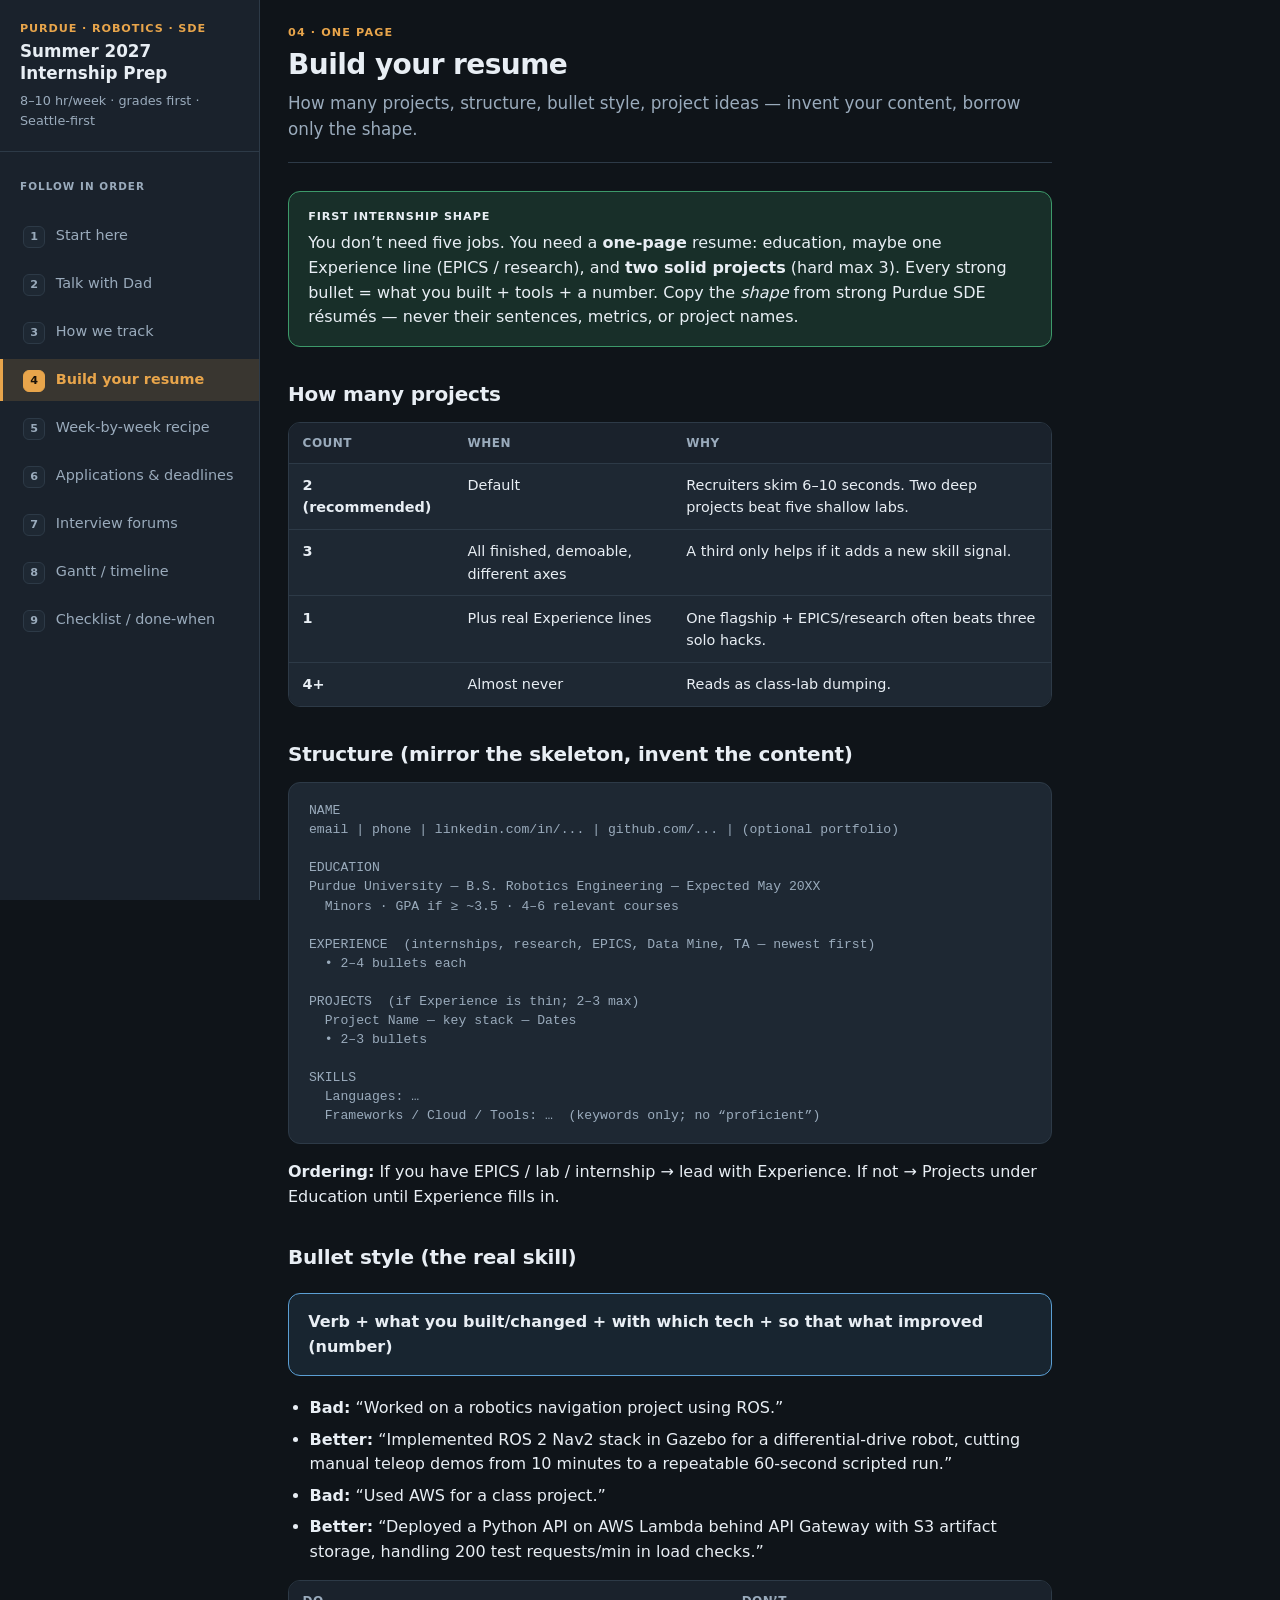
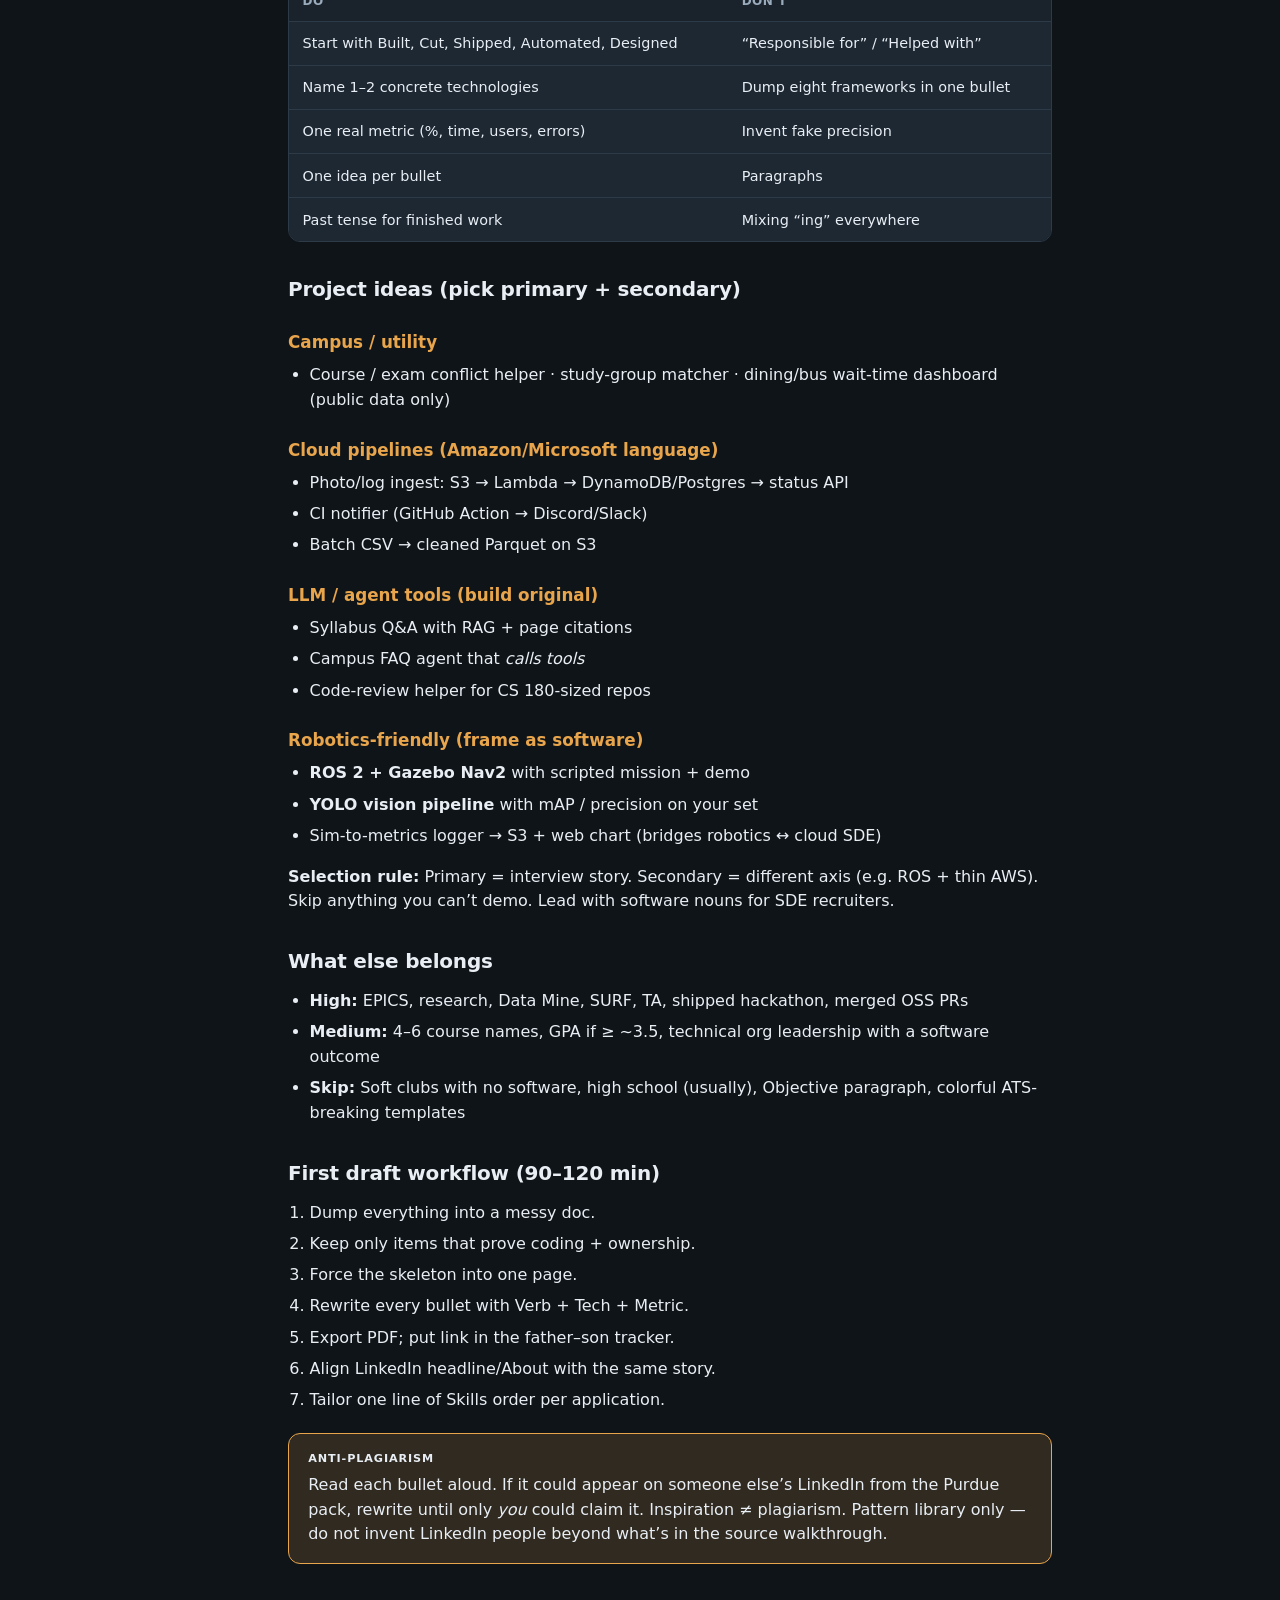
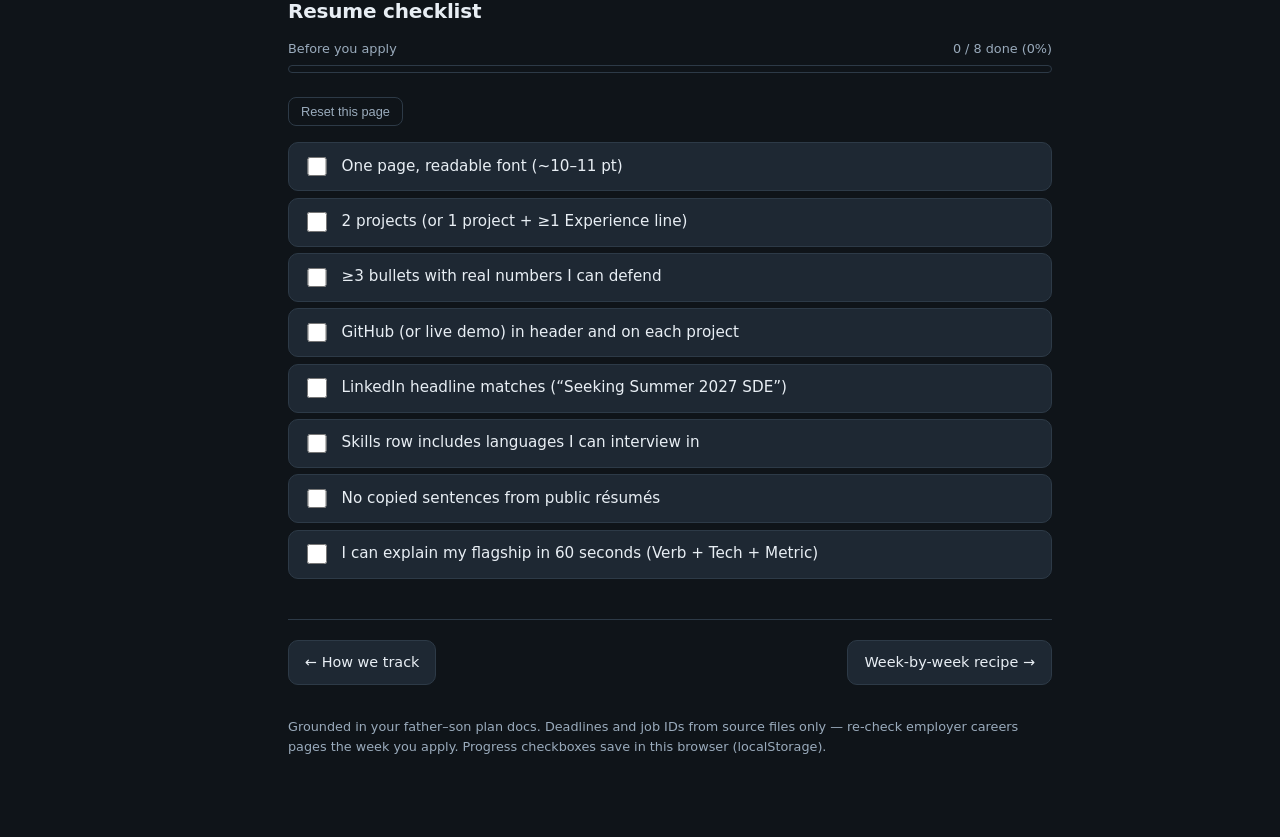
<file: resume.html>
<!DOCTYPE html>
<html lang="en">
<head>
  <meta charset="utf-8" />
  <meta name="viewport" content="width=device-width, initial-scale=1" />
  <title>Build your resume · Summer 2027 Internship Guide</title>
  <link rel="stylesheet" href="styles.css" />
</head>
<body data-page="resume.html">
  <div class="overlay" aria-hidden="true"></div>
  <div class="mobile-bar">
    <button type="button" class="menu-btn" aria-label="Open menu">&#9776;</button>
    <div class="title">Summer 2027 Guide</div>
  </div>
  <div class="layout">
    <nav class="sidebar" aria-label="Guide sections">
      <div class="sidebar-brand">
        <p class="logo">Purdue · Robotics · SDE</p>
        <h1>Summer 2027 Internship Prep</h1>
        <p>8–10 hr/week · grades first · Seattle-first</p>
      </div>
      <p class="nav-label">Follow in order</p>
      <ul class="nav-list">
<li><a href="index.html"><span class="nav-num">1</span><span>Start here</span></a></li>
<li><a href="talk-with-dad.html"><span class="nav-num">2</span><span>Talk with Dad</span></a></li>
<li><a href="how-we-track.html"><span class="nav-num">3</span><span>How we track</span></a></li>
<li><a href="resume.html" class="active"><span class="nav-num">4</span><span>Build your resume</span></a></li>
<li><a href="week-by-week.html"><span class="nav-num">5</span><span>Week-by-week recipe</span></a></li>
<li><a href="applications.html"><span class="nav-num">6</span><span>Applications & deadlines</span></a></li>
<li><a href="interview-forums.html"><span class="nav-num">7</span><span>Interview forums</span></a></li>
<li><a href="timeline.html"><span class="nav-num">8</span><span>Gantt / timeline</span></a></li>
<li><a href="checklist.html"><span class="nav-num">9</span><span>Checklist / done-when</span></a></li>
      </ul>
    </nav>
    <main class="main">
      <header class="page-header">
        <p class="eyebrow">04 · One page</p>
        <h1>Build your resume</h1>
        <p class="lede">How many projects, structure, bullet style, project ideas — invent your content, borrow only the shape.</p>
      </header>

      <div class="callout success">
        <span class="label">First internship shape</span>
        <p>You don’t need five jobs. You need a <strong>one-page</strong> resume: education, maybe one Experience line (EPICS / research), and <strong>two solid projects</strong> (hard max 3). Every strong bullet = what you built + tools + a number. Copy the <em>shape</em> from strong Purdue SDE résumés — never their sentences, metrics, or project names.</p>
      </div>

      <h2>How many projects</h2>
      <div class="table-wrap">
        <table>
          <thead><tr><th>Count</th><th>When</th><th>Why</th></tr></thead>
          <tbody>
            <tr><td><strong>2 (recommended)</strong></td><td>Default</td><td>Recruiters skim 6–10 seconds. Two deep projects beat five shallow labs.</td></tr>
            <tr><td><strong>3</strong></td><td>All finished, demoable, different axes</td><td>A third only helps if it adds a new skill signal.</td></tr>
            <tr><td><strong>1</strong></td><td>Plus real Experience lines</td><td>One flagship + EPICS/research often beats three solo hacks.</td></tr>
            <tr><td><strong>4+</strong></td><td>Almost never</td><td>Reads as class-lab dumping.</td></tr>
          </tbody>
        </table>
      </div>

      <h2>Structure (mirror the skeleton, invent the content)</h2>
      <div class="card">
        <pre style="margin:0;white-space:pre-wrap;font-family:var(--mono);font-size:0.82rem;line-height:1.45;color:var(--text-muted)">NAME
email | phone | linkedin.com/in/... | github.com/... | (optional portfolio)

EDUCATION
Purdue University — B.S. Robotics Engineering — Expected May 20XX
  Minors · GPA if ≥ ~3.5 · 4–6 relevant courses

EXPERIENCE  (internships, research, EPICS, Data Mine, TA — newest first)
  • 2–4 bullets each

PROJECTS  (if Experience is thin; 2–3 max)
  Project Name — key stack — Dates
  • 2–3 bullets

SKILLS
  Languages: …
  Frameworks / Cloud / Tools: …  (keywords only; no “proficient”)</pre>
      </div>
      <p><strong>Ordering:</strong> If you have EPICS / lab / internship → lead with Experience. If not → Projects under Education until Experience fills in.</p>

      <h2>Bullet style (the real skill)</h2>
      <div class="callout info">
        <p style="margin:0"><strong>Verb + what you built/changed + with which tech + so that what improved (number)</strong></p>
      </div>
      <ul>
        <li><strong>Bad:</strong> “Worked on a robotics navigation project using ROS.”</li>
        <li><strong>Better:</strong> “Implemented ROS 2 Nav2 stack in Gazebo for a differential-drive robot, cutting manual teleop demos from 10 minutes to a repeatable 60-second scripted run.”</li>
        <li><strong>Bad:</strong> “Used AWS for a class project.”</li>
        <li><strong>Better:</strong> “Deployed a Python API on AWS Lambda behind API Gateway with S3 artifact storage, handling 200 test requests/min in load checks.”</li>
      </ul>
      <div class="table-wrap">
        <table>
          <thead><tr><th>Do</th><th>Don’t</th></tr></thead>
          <tbody>
            <tr><td>Start with Built, Cut, Shipped, Automated, Designed</td><td>“Responsible for” / “Helped with”</td></tr>
            <tr><td>Name 1–2 concrete technologies</td><td>Dump eight frameworks in one bullet</td></tr>
            <tr><td>One real metric (%, time, users, errors)</td><td>Invent fake precision</td></tr>
            <tr><td>One idea per bullet</td><td>Paragraphs</td></tr>
            <tr><td>Past tense for finished work</td><td>Mixing “ing” everywhere</td></tr>
          </tbody>
        </table>
      </div>

      <h2>Project ideas (pick primary + secondary)</h2>
      <h3>Campus / utility</h3>
      <ul>
        <li>Course / exam conflict helper · study-group matcher · dining/bus wait-time dashboard (public data only)</li>
      </ul>
      <h3>Cloud pipelines (Amazon/Microsoft language)</h3>
      <ul>
        <li>Photo/log ingest: S3 → Lambda → DynamoDB/Postgres → status API</li>
        <li>CI notifier (GitHub Action → Discord/Slack)</li>
        <li>Batch CSV → cleaned Parquet on S3</li>
      </ul>
      <h3>LLM / agent tools (build original)</h3>
      <ul>
        <li>Syllabus Q&amp;A with RAG + page citations</li>
        <li>Campus FAQ agent that <em>calls tools</em></li>
        <li>Code-review helper for CS 180-sized repos</li>
      </ul>
      <h3>Robotics-friendly (frame as software)</h3>
      <ul>
        <li><strong>ROS 2 + Gazebo Nav2</strong> with scripted mission + demo</li>
        <li><strong>YOLO vision pipeline</strong> with mAP / precision on your set</li>
        <li>Sim-to-metrics logger → S3 + web chart (bridges robotics ↔ cloud SDE)</li>
      </ul>
      <p><strong>Selection rule:</strong> Primary = interview story. Secondary = different axis (e.g. ROS + thin AWS). Skip anything you can’t demo. Lead with software nouns for SDE recruiters.</p>

      <h2>What else belongs</h2>
      <ul>
        <li><strong>High:</strong> EPICS, research, Data Mine, SURF, TA, shipped hackathon, merged OSS PRs</li>
        <li><strong>Medium:</strong> 4–6 course names, GPA if ≥ ~3.5, technical org leadership with a software outcome</li>
        <li><strong>Skip:</strong> Soft clubs with no software, high school (usually), Objective paragraph, colorful ATS-breaking templates</li>
      </ul>

      <h2>First draft workflow (90–120 min)</h2>
      <ol>
        <li>Dump everything into a messy doc.</li>
        <li>Keep only items that prove coding + ownership.</li>
        <li>Force the skeleton into one page.</li>
        <li>Rewrite every bullet with Verb + Tech + Metric.</li>
        <li>Export PDF; put link in the father–son tracker.</li>
        <li>Align LinkedIn headline/About with the same story.</li>
        <li>Tailor one line of Skills order per application.</li>
      </ol>

      <div class="callout warn">
        <span class="label">Anti-plagiarism</span>
        <p>Read each bullet aloud. If it could appear on someone else’s LinkedIn from the Purdue pack, rewrite until only <em>you</em> could claim it. Inspiration ≠ plagiarism. Pattern library only — do not invent LinkedIn people beyond what’s in the source walkthrough.</p>
      </div>

      <h2>Resume checklist</h2>
      <div class="progress-bar-wrap">
        <div class="meta"><span>Before you apply</span><span data-progress-label="resume.html">0 / 0</span></div>
        <div class="progress-track"><div class="progress-fill" data-progress-fill="resume.html"></div></div>
      </div>
      <div class="reset-row"><button type="button" class="btn-ghost" data-reset-page>Reset this page</button></div>
      <ul class="checklist">
        <li><input type="checkbox" data-id="r1" /><span class="check-text">One page, readable font (~10–11 pt)</span></li>
        <li><input type="checkbox" data-id="r2" /><span class="check-text">2 projects (or 1 project + ≥1 Experience line)</span></li>
        <li><input type="checkbox" data-id="r3" /><span class="check-text">≥3 bullets with real numbers I can defend</span></li>
        <li><input type="checkbox" data-id="r4" /><span class="check-text">GitHub (or live demo) in header and on each project</span></li>
        <li><input type="checkbox" data-id="r5" /><span class="check-text">LinkedIn headline matches (“Seeking Summer 2027 SDE”)</span></li>
        <li><input type="checkbox" data-id="r6" /><span class="check-text">Skills row includes languages I can interview in</span></li>
        <li><input type="checkbox" data-id="r7" /><span class="check-text">No copied sentences from public résumés</span></li>
        <li><input type="checkbox" data-id="r8" /><span class="check-text">I can explain my flagship in 60 seconds (Verb + Tech + Metric)</span></li>
      </ul>

      <nav class="footer-nav" aria-label="Section navigation">
        <a href="how-we-track.html">← How we track</a>
        <a href="week-by-week.html">Week-by-week recipe →</a>
      </nav>
      <p class="site-footer">Grounded in your father–son plan docs. Deadlines and job IDs from source files only — re-check employer careers pages the week you apply. Progress checkboxes save in this browser (localStorage).</p>
    </main>
  </div>
  <script src="app.js"></script>
</body>
</html>
</file>
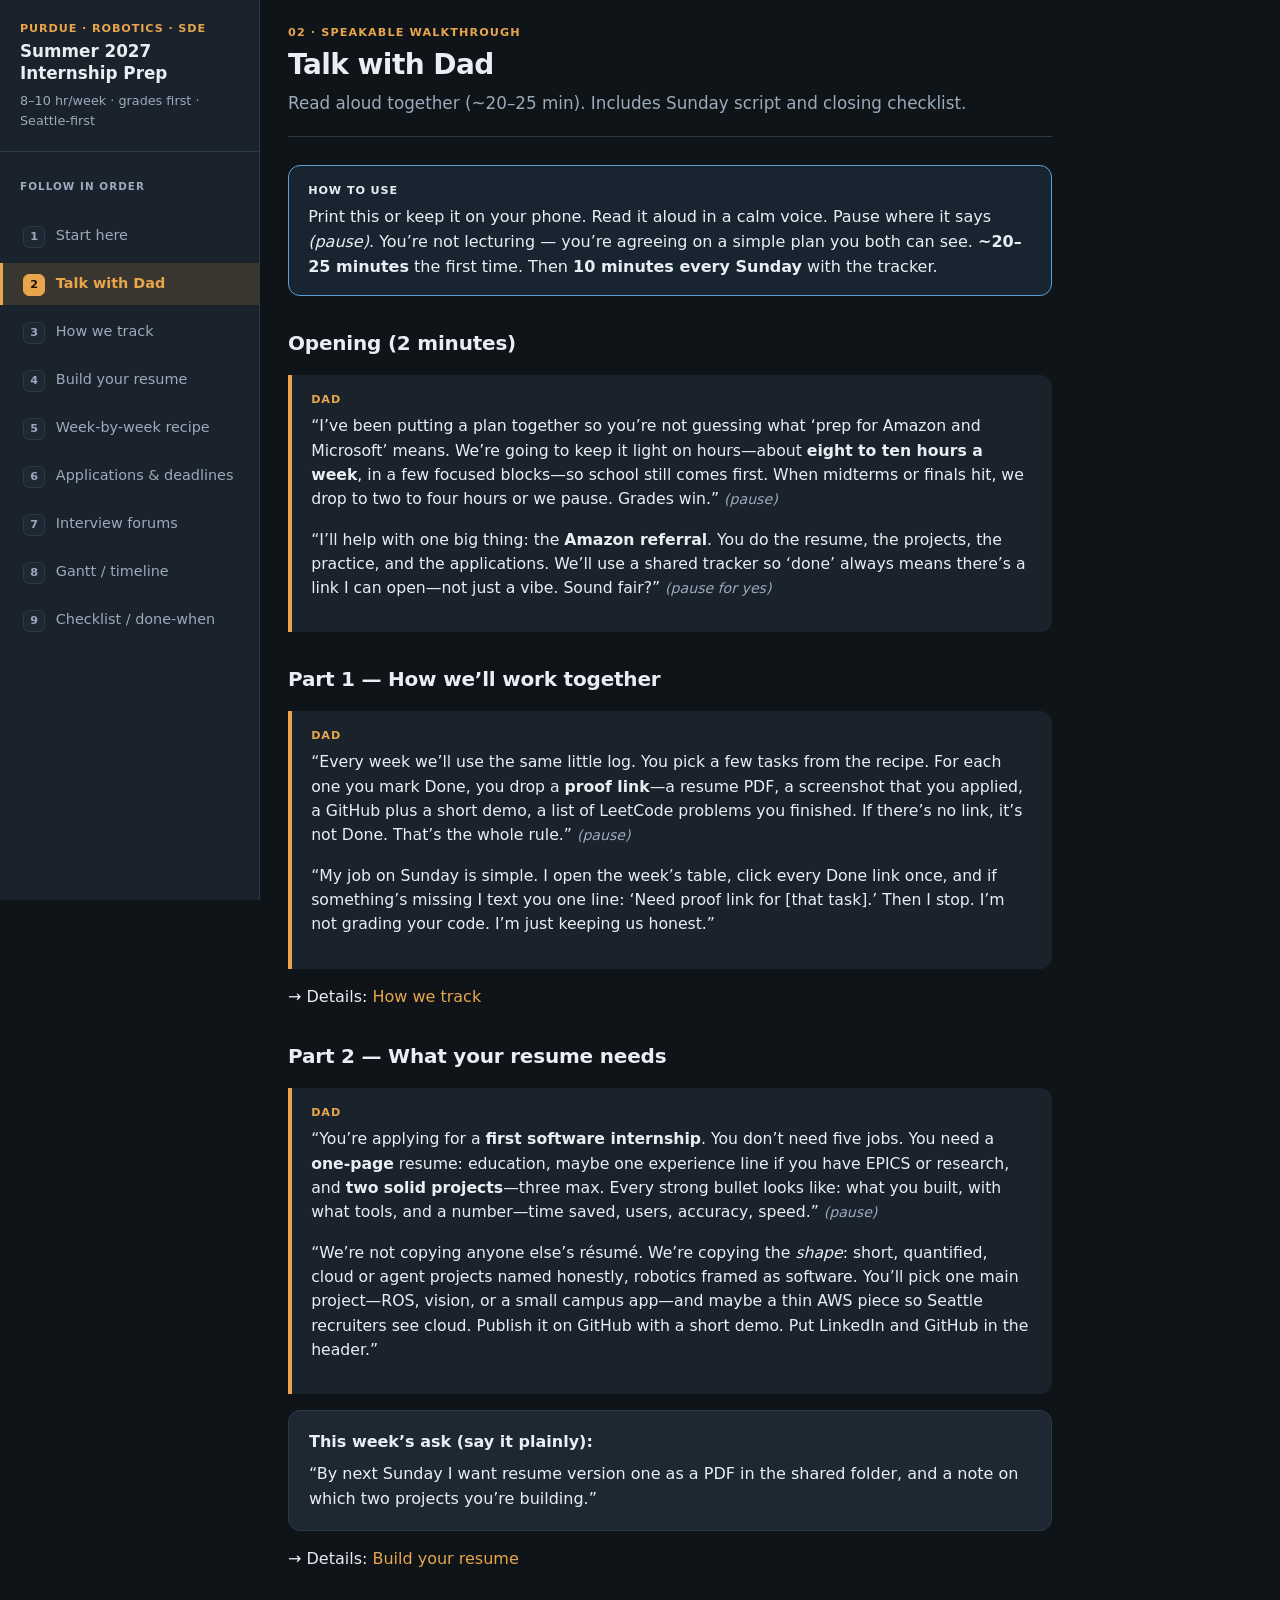
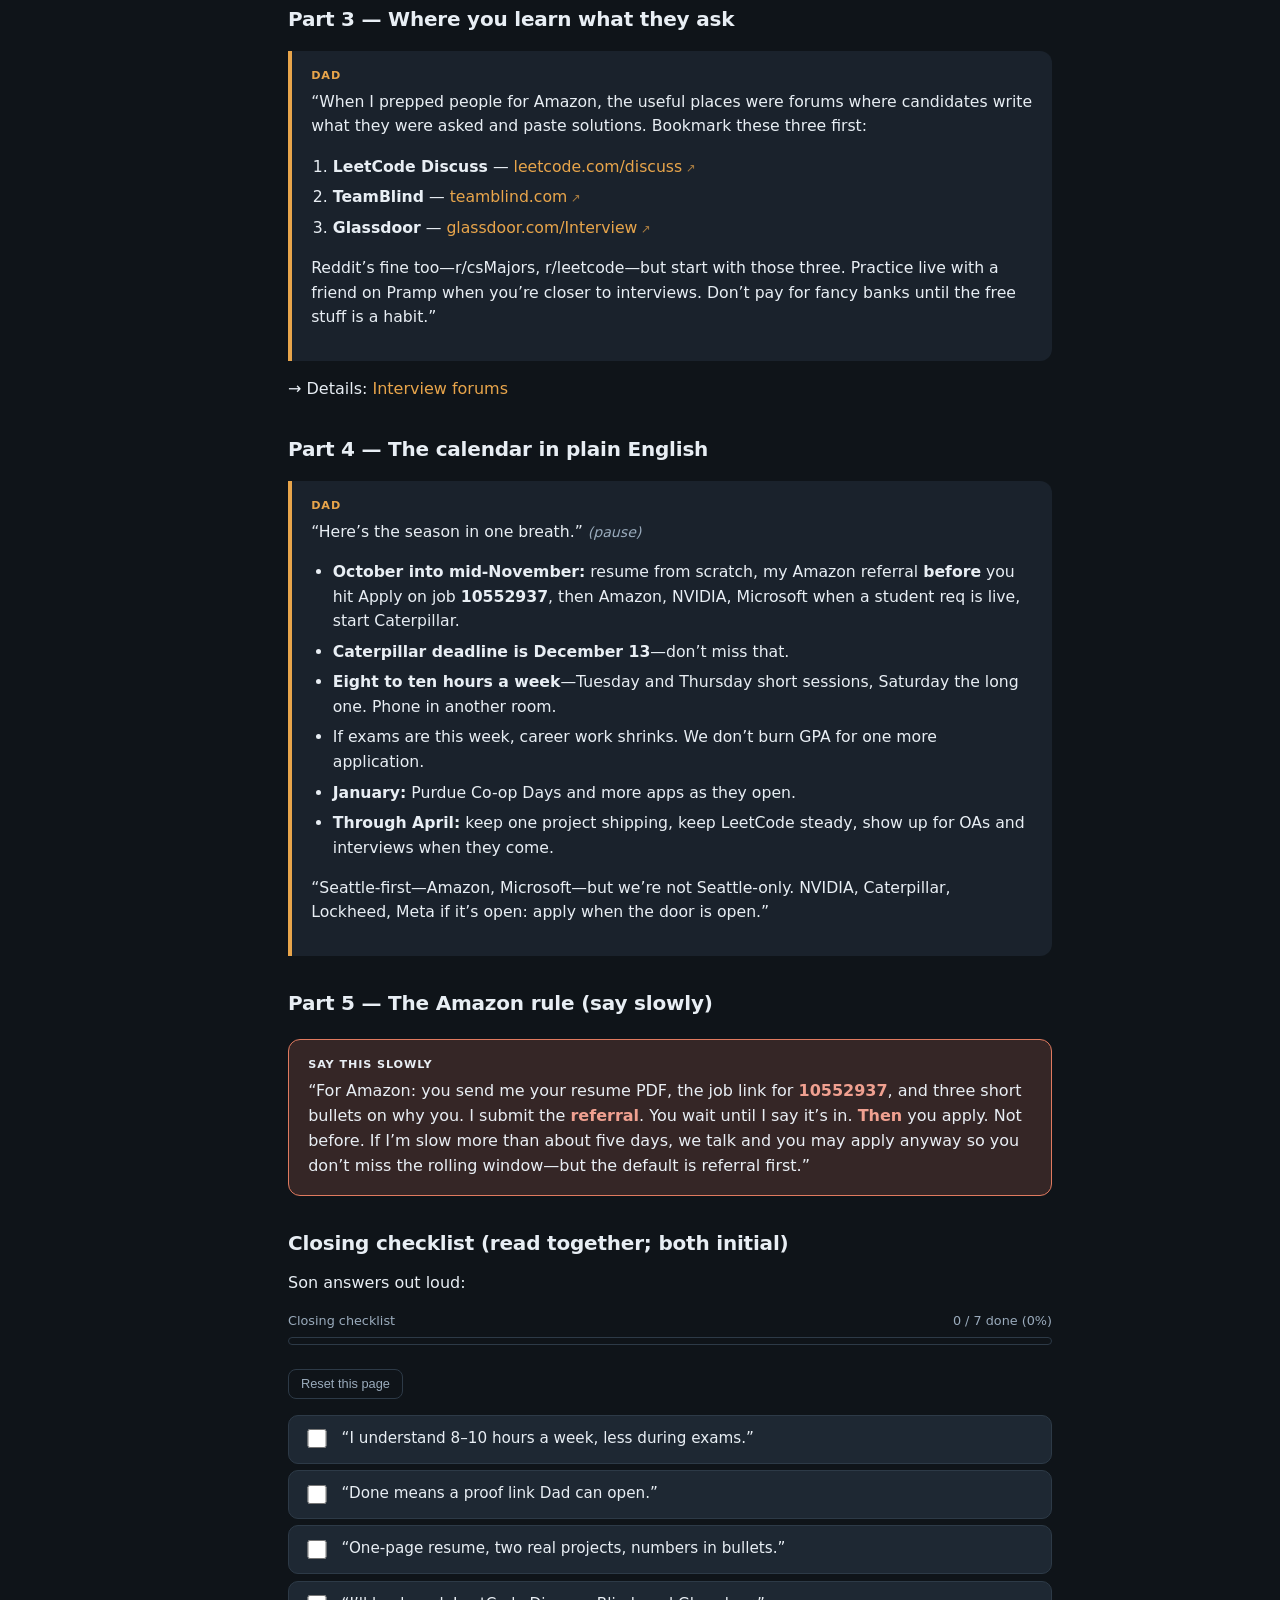
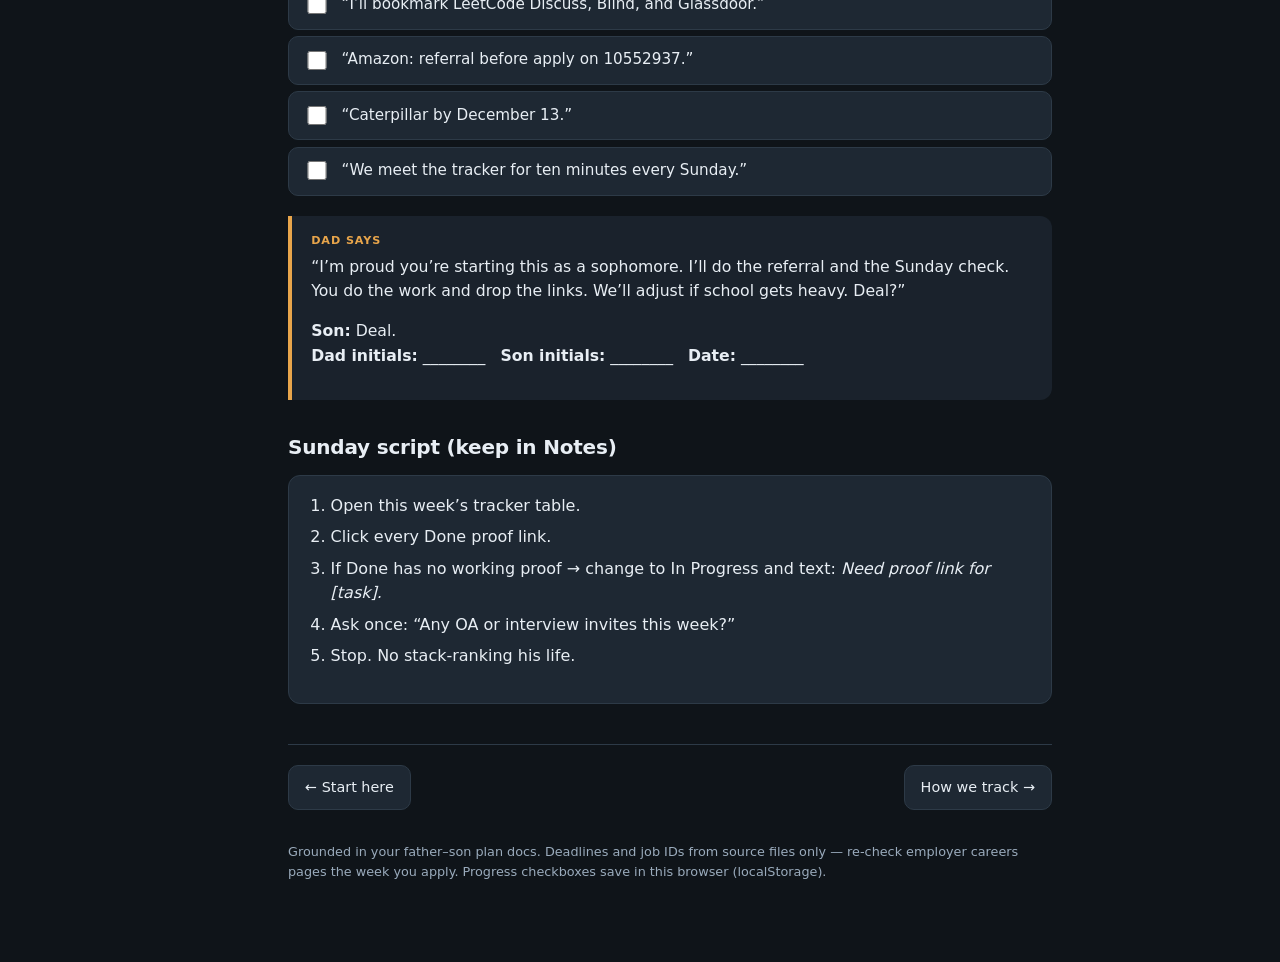
<file: talk-with-dad.html>
<!DOCTYPE html>
<html lang="en">
<head>
  <meta charset="utf-8" />
  <meta name="viewport" content="width=device-width, initial-scale=1" />
  <title>Talk with Dad · Summer 2027 Internship Guide</title>
  <link rel="stylesheet" href="styles.css" />
</head>
<body data-page="talk-with-dad.html">
  <div class="overlay" aria-hidden="true"></div>
  <div class="mobile-bar">
    <button type="button" class="menu-btn" aria-label="Open menu">&#9776;</button>
    <div class="title">Summer 2027 Guide</div>
  </div>
  <div class="layout">
    <nav class="sidebar" aria-label="Guide sections">
      <div class="sidebar-brand">
        <p class="logo">Purdue · Robotics · SDE</p>
        <h1>Summer 2027 Internship Prep</h1>
        <p>8–10 hr/week · grades first · Seattle-first</p>
      </div>
      <p class="nav-label">Follow in order</p>
      <ul class="nav-list">
<li><a href="index.html"><span class="nav-num">1</span><span>Start here</span></a></li>
<li><a href="talk-with-dad.html" class="active"><span class="nav-num">2</span><span>Talk with Dad</span></a></li>
<li><a href="how-we-track.html"><span class="nav-num">3</span><span>How we track</span></a></li>
<li><a href="resume.html"><span class="nav-num">4</span><span>Build your resume</span></a></li>
<li><a href="week-by-week.html"><span class="nav-num">5</span><span>Week-by-week recipe</span></a></li>
<li><a href="applications.html"><span class="nav-num">6</span><span>Applications & deadlines</span></a></li>
<li><a href="interview-forums.html"><span class="nav-num">7</span><span>Interview forums</span></a></li>
<li><a href="timeline.html"><span class="nav-num">8</span><span>Gantt / timeline</span></a></li>
<li><a href="checklist.html"><span class="nav-num">9</span><span>Checklist / done-when</span></a></li>
      </ul>
    </nav>
    <main class="main">
      <header class="page-header">
        <p class="eyebrow">02 · Speakable walkthrough</p>
        <h1>Talk with Dad</h1>
        <p class="lede">Read aloud together (~20–25 min). Includes Sunday script and closing checklist.</p>
      </header>

      <div class="callout info">
        <span class="label">How to use</span>
        <p>Print this or keep it on your phone. Read it aloud in a calm voice. Pause where it says <em>(pause)</em>. You’re not lecturing — you’re agreeing on a simple plan you both can see. <strong>~20–25 minutes</strong> the first time. Then <strong>10 minutes every Sunday</strong> with the tracker.</p>
      </div>

      <h2>Opening (2 minutes)</h2>
      <div class="script">
        <div class="speaker">Dad</div>
        <p>“I’ve been putting a plan together so you’re not guessing what ‘prep for Amazon and Microsoft’ means. We’re going to keep it light on hours—about <strong>eight to ten hours a week</strong>, in a few focused blocks—so school still comes first. When midterms or finals hit, we drop to two to four hours or we pause. Grades win.” <span class="pause">(pause)</span></p>
        <p>“I’ll help with one big thing: the <strong>Amazon referral</strong>. You do the resume, the projects, the practice, and the applications. We’ll use a shared tracker so ‘done’ always means there’s a link I can open—not just a vibe. Sound fair?” <span class="pause">(pause for yes)</span></p>
      </div>

      <h2>Part 1 — How we’ll work together</h2>
      <div class="script">
        <div class="speaker">Dad</div>
        <p>“Every week we’ll use the same little log. You pick a few tasks from the recipe. For each one you mark Done, you drop a <strong>proof link</strong>—a resume PDF, a screenshot that you applied, a GitHub plus a short demo, a list of LeetCode problems you finished. If there’s no link, it’s not Done. That’s the whole rule.” <span class="pause">(pause)</span></p>
        <p>“My job on Sunday is simple. I open the week’s table, click every Done link once, and if something’s missing I text you one line: ‘Need proof link for [that task].’ Then I stop. I’m not grading your code. I’m just keeping us honest.”</p>
      </div>
      <p>→ Details: <a href="how-we-track.html">How we track</a></p>

      <h2>Part 2 — What your resume needs</h2>
      <div class="script">
        <div class="speaker">Dad</div>
        <p>“You’re applying for a <strong>first software internship</strong>. You don’t need five jobs. You need a <strong>one-page</strong> resume: education, maybe one experience line if you have EPICS or research, and <strong>two solid projects</strong>—three max. Every strong bullet looks like: what you built, with what tools, and a number—time saved, users, accuracy, speed.” <span class="pause">(pause)</span></p>
        <p>“We’re not copying anyone else’s résumé. We’re copying the <em>shape</em>: short, quantified, cloud or agent projects named honestly, robotics framed as software. You’ll pick one main project—ROS, vision, or a small campus app—and maybe a thin AWS piece so Seattle recruiters see cloud. Publish it on GitHub with a short demo. Put LinkedIn and GitHub in the header.”</p>
      </div>
      <div class="card">
        <strong>This week’s ask (say it plainly):</strong>
        <p style="margin:0.5rem 0 0">“By next Sunday I want resume version one as a PDF in the shared folder, and a note on which two projects you’re building.”</p>
      </div>
      <p>→ Details: <a href="resume.html">Build your resume</a></p>

      <h2>Part 3 — Where you learn what they ask</h2>
      <div class="script">
        <div class="speaker">Dad</div>
        <p>“When I prepped people for Amazon, the useful places were forums where candidates write what they were asked and paste solutions. Bookmark these three first:</p>
        <ol>
          <li><strong>LeetCode Discuss</strong> — <a href="https://leetcode.com/discuss/">leetcode.com/discuss</a></li>
          <li><strong>TeamBlind</strong> — <a href="https://www.teamblind.com/">teamblind.com</a></li>
          <li><strong>Glassdoor</strong> — <a href="https://www.glassdoor.com/Interview/index.htm">glassdoor.com/Interview</a></li>
        </ol>
        <p>Reddit’s fine too—r/csMajors, r/leetcode—but start with those three. Practice live with a friend on Pramp when you’re closer to interviews. Don’t pay for fancy banks until the free stuff is a habit.”</p>
      </div>
      <p>→ Details: <a href="interview-forums.html">Interview forums</a></p>

      <h2>Part 4 — The calendar in plain English</h2>
      <div class="script">
        <div class="speaker">Dad</div>
        <p>“Here’s the season in one breath.” <span class="pause">(pause)</span></p>
        <ul>
          <li><strong>October into mid-November:</strong> resume from scratch, my Amazon referral <strong>before</strong> you hit Apply on job <strong>10552937</strong>, then Amazon, NVIDIA, Microsoft when a student req is live, start Caterpillar.</li>
          <li><strong>Caterpillar deadline is December 13</strong>—don’t miss that.</li>
          <li><strong>Eight to ten hours a week</strong>—Tuesday and Thursday short sessions, Saturday the long one. Phone in another room.</li>
          <li>If exams are this week, career work shrinks. We don’t burn GPA for one more application.</li>
          <li><strong>January:</strong> Purdue Co-op Days and more apps as they open.</li>
          <li><strong>Through April:</strong> keep one project shipping, keep LeetCode steady, show up for OAs and interviews when they come.</li>
        </ul>
        <p>“Seattle-first—Amazon, Microsoft—but we’re not Seattle-only. NVIDIA, Caterpillar, Lockheed, Meta if it’s open: apply when the door is open.”</p>
      </div>

      <h2>Part 5 — The Amazon rule (say slowly)</h2>
      <div class="callout amazon">
        <span class="label">Say this slowly</span>
        <p>“For Amazon: you send me your resume PDF, the job link for <strong>10552937</strong>, and three short bullets on why you. I submit the <strong>referral</strong>. You wait until I say it’s in. <strong>Then</strong> you apply. Not before. If I’m slow more than about five days, we talk and you may apply anyway so you don’t miss the rolling window—but the default is referral first.”</p>
      </div>

      <h2>Closing checklist (read together; both initial)</h2>
      <p>Son answers out loud:</p>
      <div class="progress-bar-wrap">
        <div class="meta"><span>Closing checklist</span><span data-progress-label="talk-with-dad.html">0 / 0</span></div>
        <div class="progress-track"><div class="progress-fill" data-progress-fill="talk-with-dad.html"></div></div>
      </div>
      <div class="reset-row"><button type="button" class="btn-ghost" data-reset-page>Reset this page</button></div>
      <ul class="checklist">
        <li><input type="checkbox" data-id="c1" /><span class="check-text">“I understand 8–10 hours a week, less during exams.”</span></li>
        <li><input type="checkbox" data-id="c2" /><span class="check-text">“Done means a proof link Dad can open.”</span></li>
        <li><input type="checkbox" data-id="c3" /><span class="check-text">“One-page resume, two real projects, numbers in bullets.”</span></li>
        <li><input type="checkbox" data-id="c4" /><span class="check-text">“I’ll bookmark LeetCode Discuss, Blind, and Glassdoor.”</span></li>
        <li><input type="checkbox" data-id="c5" /><span class="check-text">“Amazon: referral before apply on 10552937.”</span></li>
        <li><input type="checkbox" data-id="c6" /><span class="check-text">“Caterpillar by December 13.”</span></li>
        <li><input type="checkbox" data-id="c7" /><span class="check-text">“We meet the tracker for ten minutes every Sunday.”</span></li>
      </ul>

      <div class="script">
        <div class="speaker">Dad says</div>
        <p>“I’m proud you’re starting this as a sophomore. I’ll do the referral and the Sunday check. You do the work and drop the links. We’ll adjust if school gets heavy. Deal?”</p>
        <p><strong>Son:</strong> Deal.<br />
        <strong>Dad initials:</strong> ________ &nbsp; <strong>Son initials:</strong> ________ &nbsp; <strong>Date:</strong> ________</p>
      </div>

      <h2>Sunday script (keep in Notes)</h2>
      <div class="card">
        <ol>
          <li>Open this week’s tracker table.</li>
          <li>Click every Done proof link.</li>
          <li>If Done has no working proof → change to In Progress and text: <em>Need proof link for [task].</em></li>
          <li>Ask once: “Any OA or interview invites this week?”</li>
          <li>Stop. No stack-ranking his life.</li>
        </ol>
      </div>

      <nav class="footer-nav" aria-label="Section navigation">
        <a href="index.html">← Start here</a>
        <a href="how-we-track.html">How we track →</a>
      </nav>
      <p class="site-footer">Grounded in your father–son plan docs. Deadlines and job IDs from source files only — re-check employer careers pages the week you apply. Progress checkboxes save in this browser (localStorage).</p>
    </main>
  </div>
  <script src="app.js"></script>
</body>
</html>
</file>
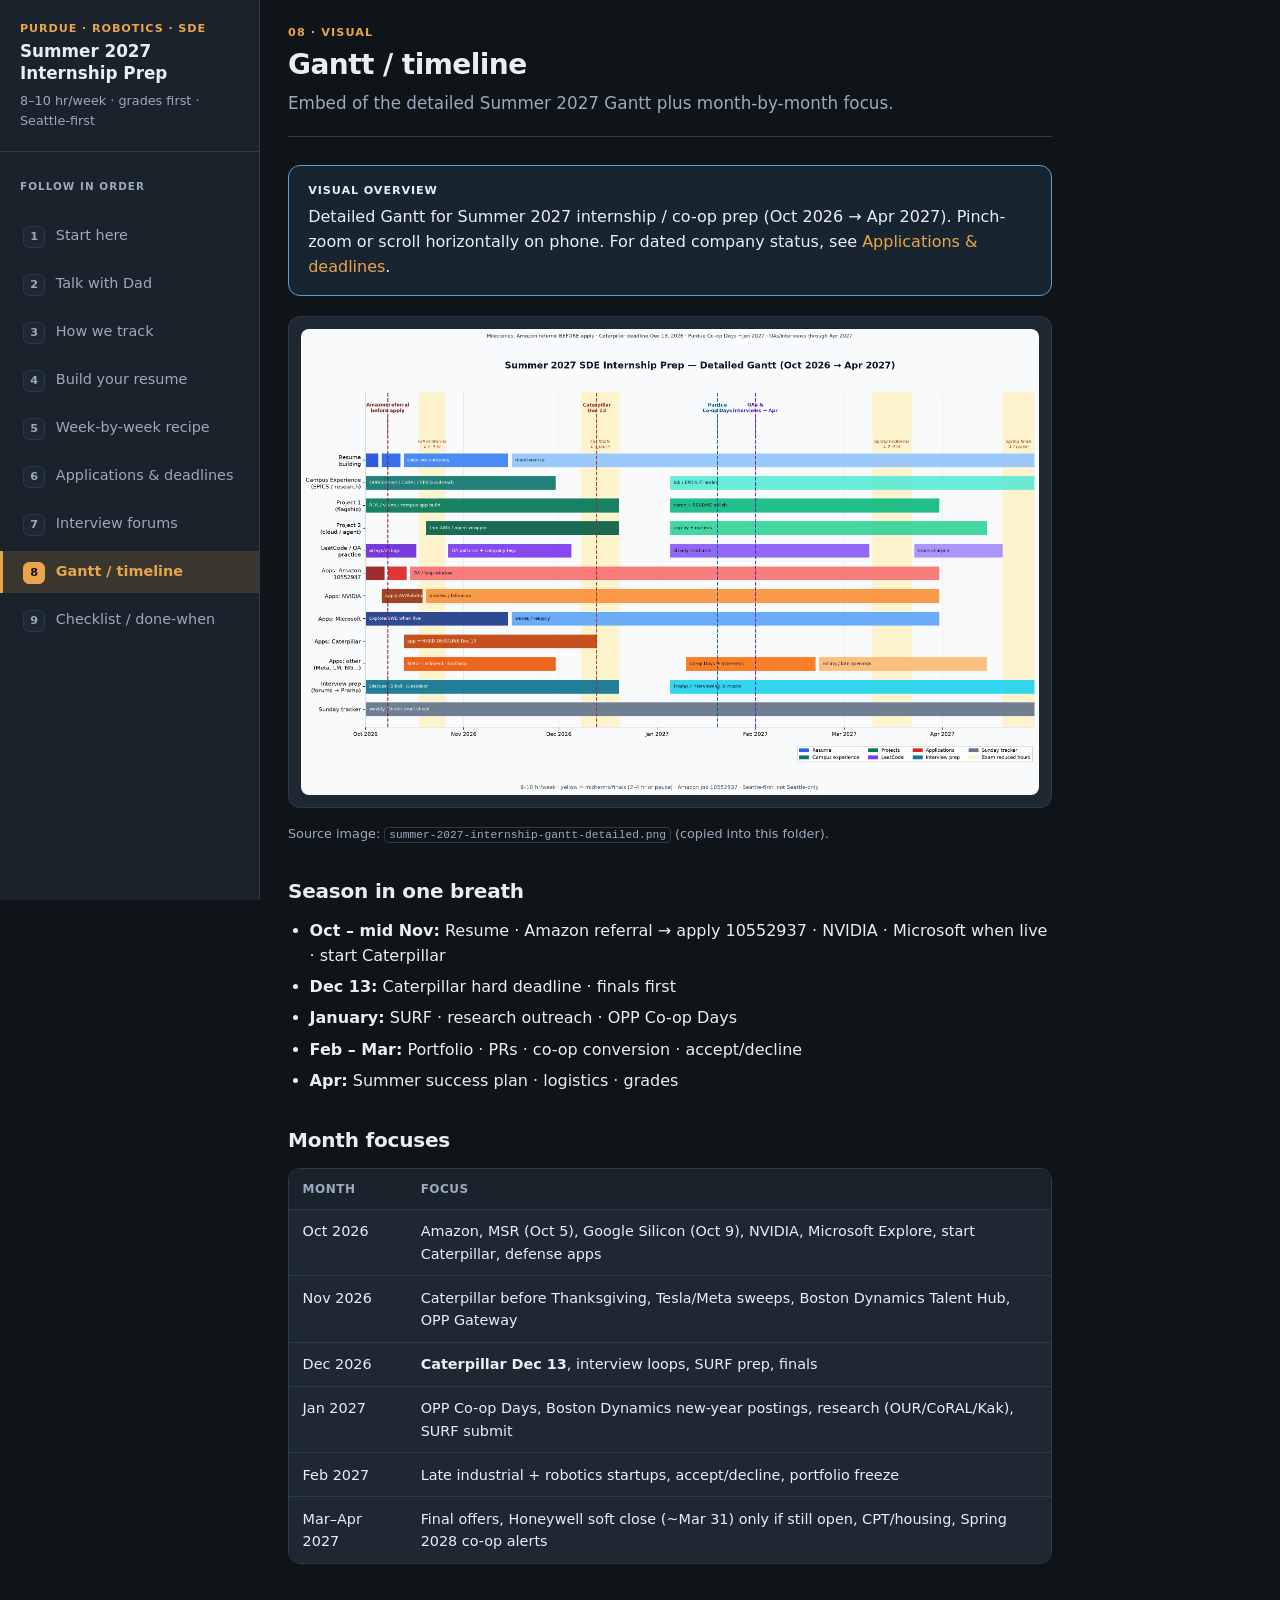
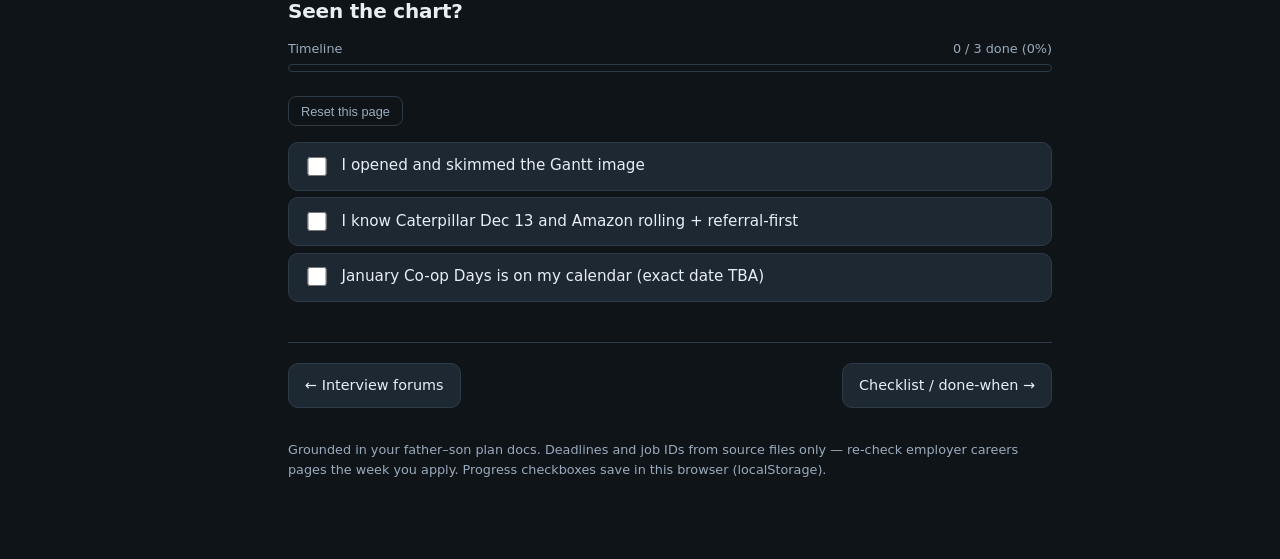
<file: timeline.html>
<!DOCTYPE html>
<html lang="en">
<head>
  <meta charset="utf-8" />
  <meta name="viewport" content="width=device-width, initial-scale=1" />
  <title>Gantt / timeline · Summer 2027 Internship Guide</title>
  <link rel="stylesheet" href="styles.css" />
</head>
<body data-page="timeline.html">
  <div class="overlay" aria-hidden="true"></div>
  <div class="mobile-bar">
    <button type="button" class="menu-btn" aria-label="Open menu">&#9776;</button>
    <div class="title">Summer 2027 Guide</div>
  </div>
  <div class="layout">
    <nav class="sidebar" aria-label="Guide sections">
      <div class="sidebar-brand">
        <p class="logo">Purdue · Robotics · SDE</p>
        <h1>Summer 2027 Internship Prep</h1>
        <p>8–10 hr/week · grades first · Seattle-first</p>
      </div>
      <p class="nav-label">Follow in order</p>
      <ul class="nav-list">
<li><a href="index.html"><span class="nav-num">1</span><span>Start here</span></a></li>
<li><a href="talk-with-dad.html"><span class="nav-num">2</span><span>Talk with Dad</span></a></li>
<li><a href="how-we-track.html"><span class="nav-num">3</span><span>How we track</span></a></li>
<li><a href="resume.html"><span class="nav-num">4</span><span>Build your resume</span></a></li>
<li><a href="week-by-week.html"><span class="nav-num">5</span><span>Week-by-week recipe</span></a></li>
<li><a href="applications.html"><span class="nav-num">6</span><span>Applications & deadlines</span></a></li>
<li><a href="interview-forums.html"><span class="nav-num">7</span><span>Interview forums</span></a></li>
<li><a href="timeline.html" class="active"><span class="nav-num">8</span><span>Gantt / timeline</span></a></li>
<li><a href="checklist.html"><span class="nav-num">9</span><span>Checklist / done-when</span></a></li>
      </ul>
    </nav>
    <main class="main">
      <header class="page-header">
        <p class="eyebrow">08 · Visual</p>
        <h1>Gantt / timeline</h1>
        <p class="lede">Embed of the detailed Summer 2027 Gantt plus month-by-month focus.</p>
      </header>

      <div class="callout info">
        <span class="label">Visual overview</span>
        <p>Detailed Gantt for Summer 2027 internship / co-op prep (Oct 2026 → Apr 2027). Pinch-zoom or scroll horizontally on phone. For dated company status, see <a href="applications.html">Applications &amp; deadlines</a>.</p>
      </div>

      <div class="gantt-wrap">
        <img src="summer-2027-internship-gantt-detailed.png" alt="Summer 2027 internship and co-op detailed Gantt chart spanning October 2026 through April 2027" width="1200" height="800" />
      </div>
      <p class="site-footer" style="margin-top:0.5rem">Source image: <code>summer-2027-internship-gantt-detailed.png</code> (copied into this folder).</p>

      <h2>Season in one breath</h2>
      <ul>
        <li><strong>Oct – mid Nov:</strong> Resume · Amazon referral → apply 10552937 · NVIDIA · Microsoft when live · start Caterpillar</li>
        <li><strong>Dec 13:</strong> Caterpillar hard deadline · finals first</li>
        <li><strong>January:</strong> SURF · research outreach · OPP Co-op Days</li>
        <li><strong>Feb – Mar:</strong> Portfolio · PRs · co-op conversion · accept/decline</li>
        <li><strong>Apr:</strong> Summer success plan · logistics · grades</li>
      </ul>

      <h2>Month focuses</h2>
      <div class="table-wrap">
        <table>
          <thead><tr><th>Month</th><th>Focus</th></tr></thead>
          <tbody>
            <tr><td>Oct 2026</td><td>Amazon, MSR (Oct 5), Google Silicon (Oct 9), NVIDIA, Microsoft Explore, start Caterpillar, defense apps</td></tr>
            <tr><td>Nov 2026</td><td>Caterpillar before Thanksgiving, Tesla/Meta sweeps, Boston Dynamics Talent Hub, OPP Gateway</td></tr>
            <tr><td>Dec 2026</td><td><strong>Caterpillar Dec 13</strong>, interview loops, SURF prep, finals</td></tr>
            <tr><td>Jan 2027</td><td>OPP Co-op Days, Boston Dynamics new-year postings, research (OUR/CoRAL/Kak), SURF submit</td></tr>
            <tr><td>Feb 2027</td><td>Late industrial + robotics startups, accept/decline, portfolio freeze</td></tr>
            <tr><td>Mar–Apr 2027</td><td>Final offers, Honeywell soft close (~Mar 31) only if still open, CPT/housing, Spring 2028 co-op alerts</td></tr>
          </tbody>
        </table>
      </div>

      <h2>Seen the chart?</h2>
      <div class="progress-bar-wrap">
        <div class="meta"><span>Timeline</span><span data-progress-label="timeline.html">0 / 0</span></div>
        <div class="progress-track"><div class="progress-fill" data-progress-fill="timeline.html"></div></div>
      </div>
      <div class="reset-row"><button type="button" class="btn-ghost" data-reset-page>Reset this page</button></div>
      <ul class="checklist">
        <li><input type="checkbox" data-id="t1" /><span class="check-text">I opened and skimmed the Gantt image</span></li>
        <li><input type="checkbox" data-id="t2" /><span class="check-text">I know Caterpillar Dec 13 and Amazon rolling + referral-first</span></li>
        <li><input type="checkbox" data-id="t3" /><span class="check-text">January Co-op Days is on my calendar (exact date TBA)</span></li>
      </ul>

      <nav class="footer-nav" aria-label="Section navigation">
        <a href="interview-forums.html">← Interview forums</a>
        <a href="checklist.html">Checklist / done-when →</a>
      </nav>
      <p class="site-footer">Grounded in your father–son plan docs. Deadlines and job IDs from source files only — re-check employer careers pages the week you apply. Progress checkboxes save in this browser (localStorage).</p>
    </main>
  </div>
  <script src="app.js"></script>
</body>
</html>
</file>
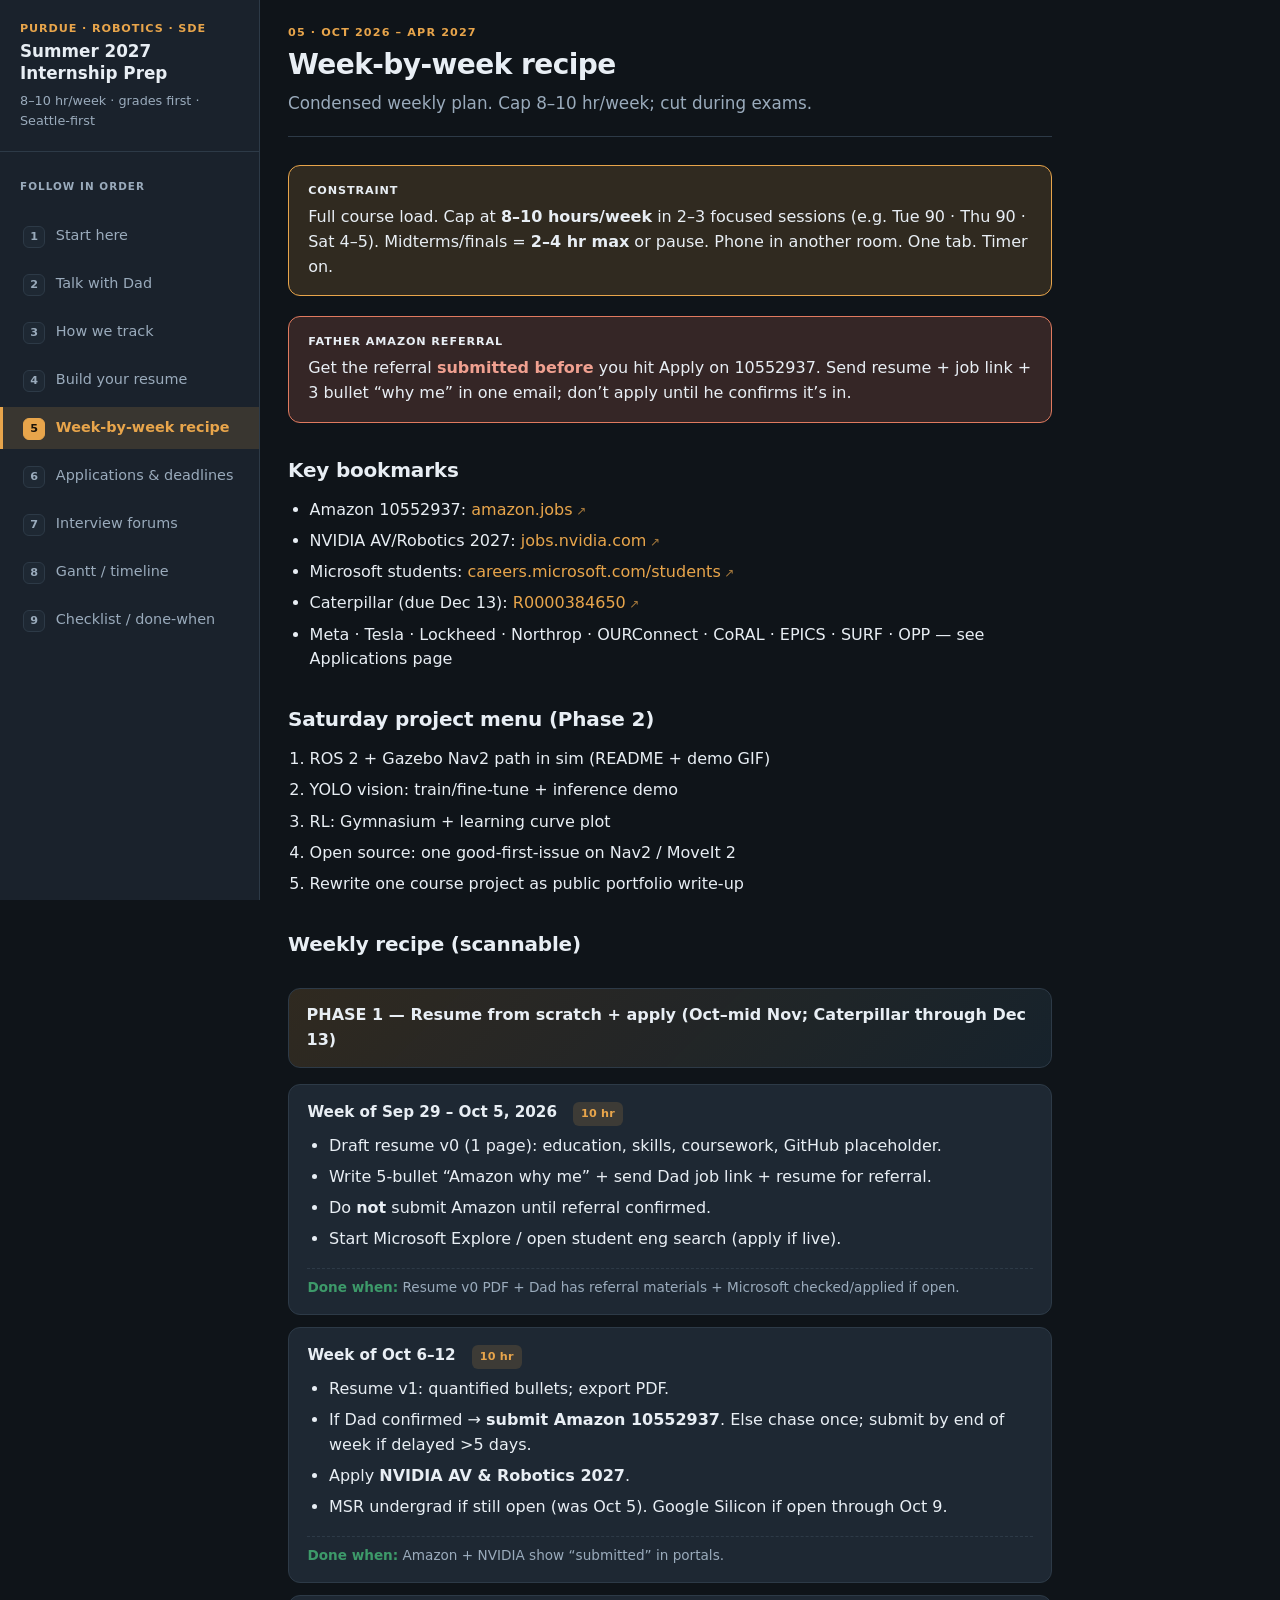
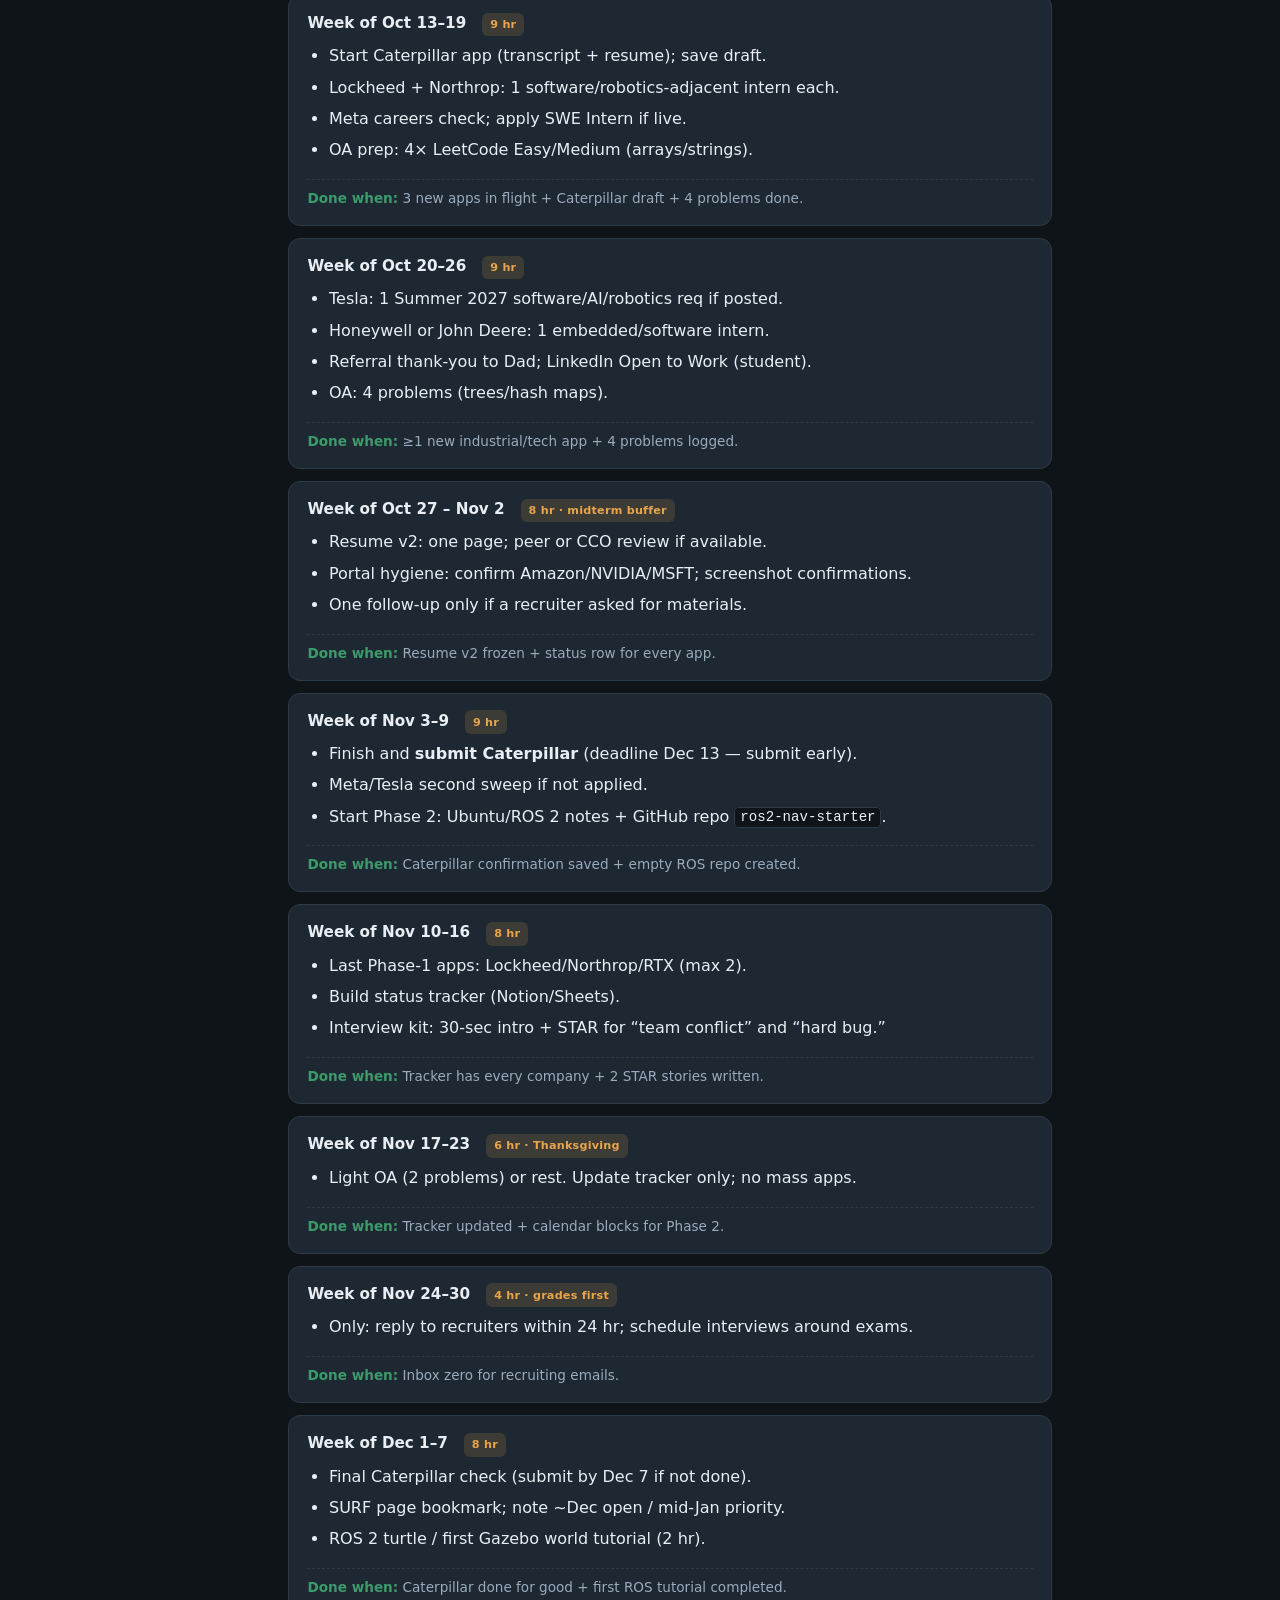
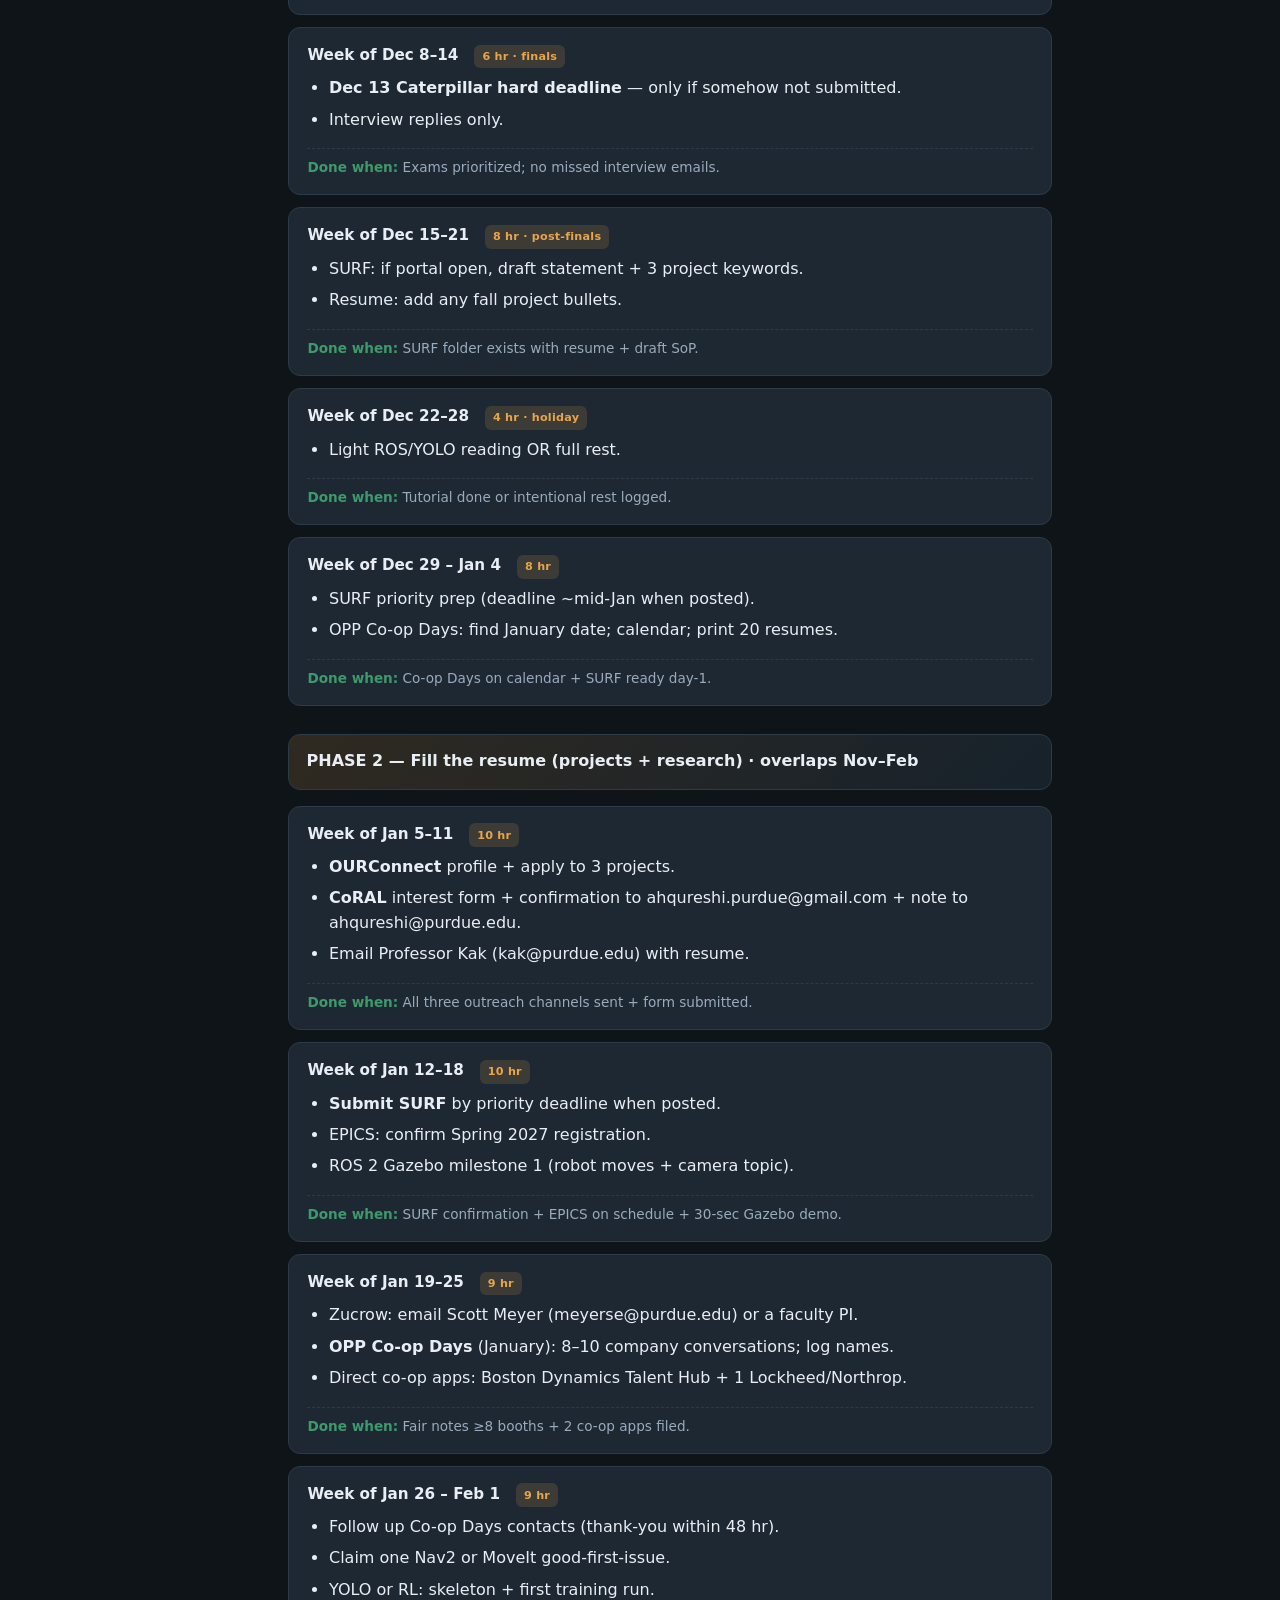
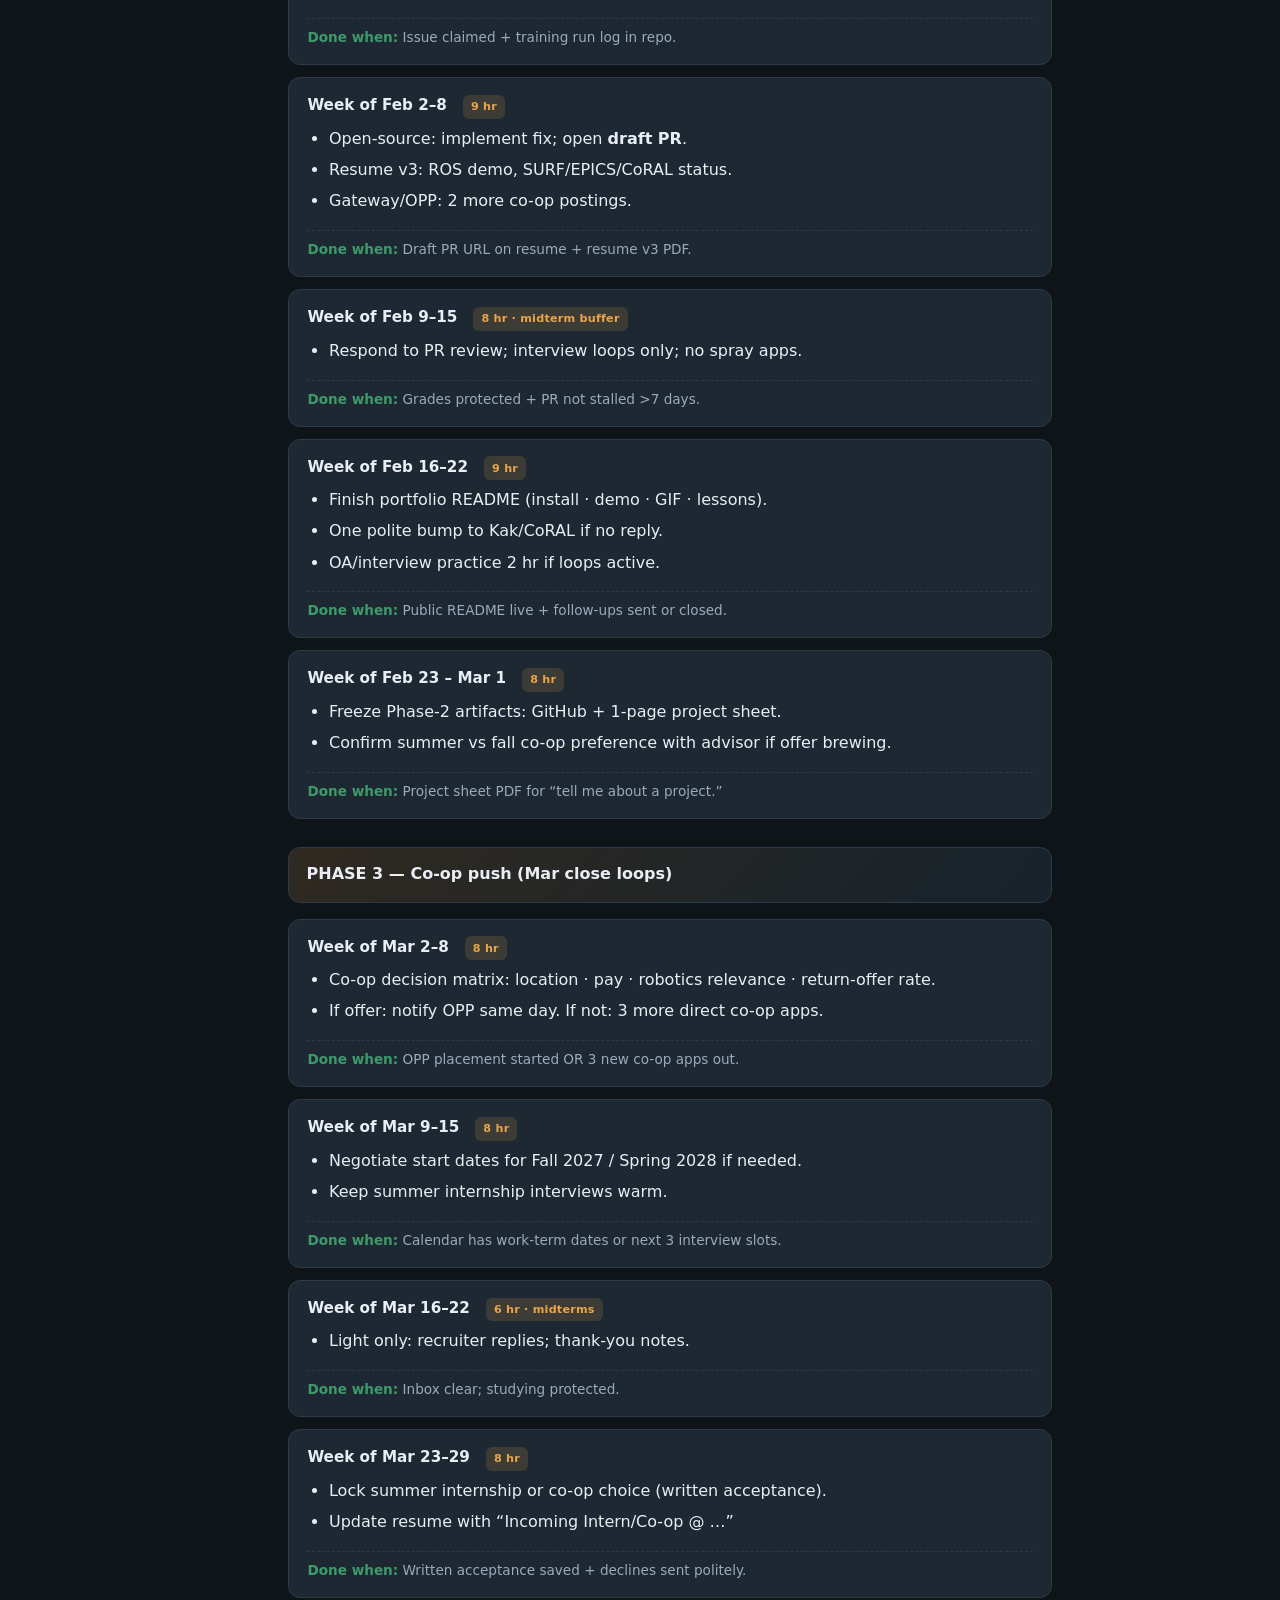
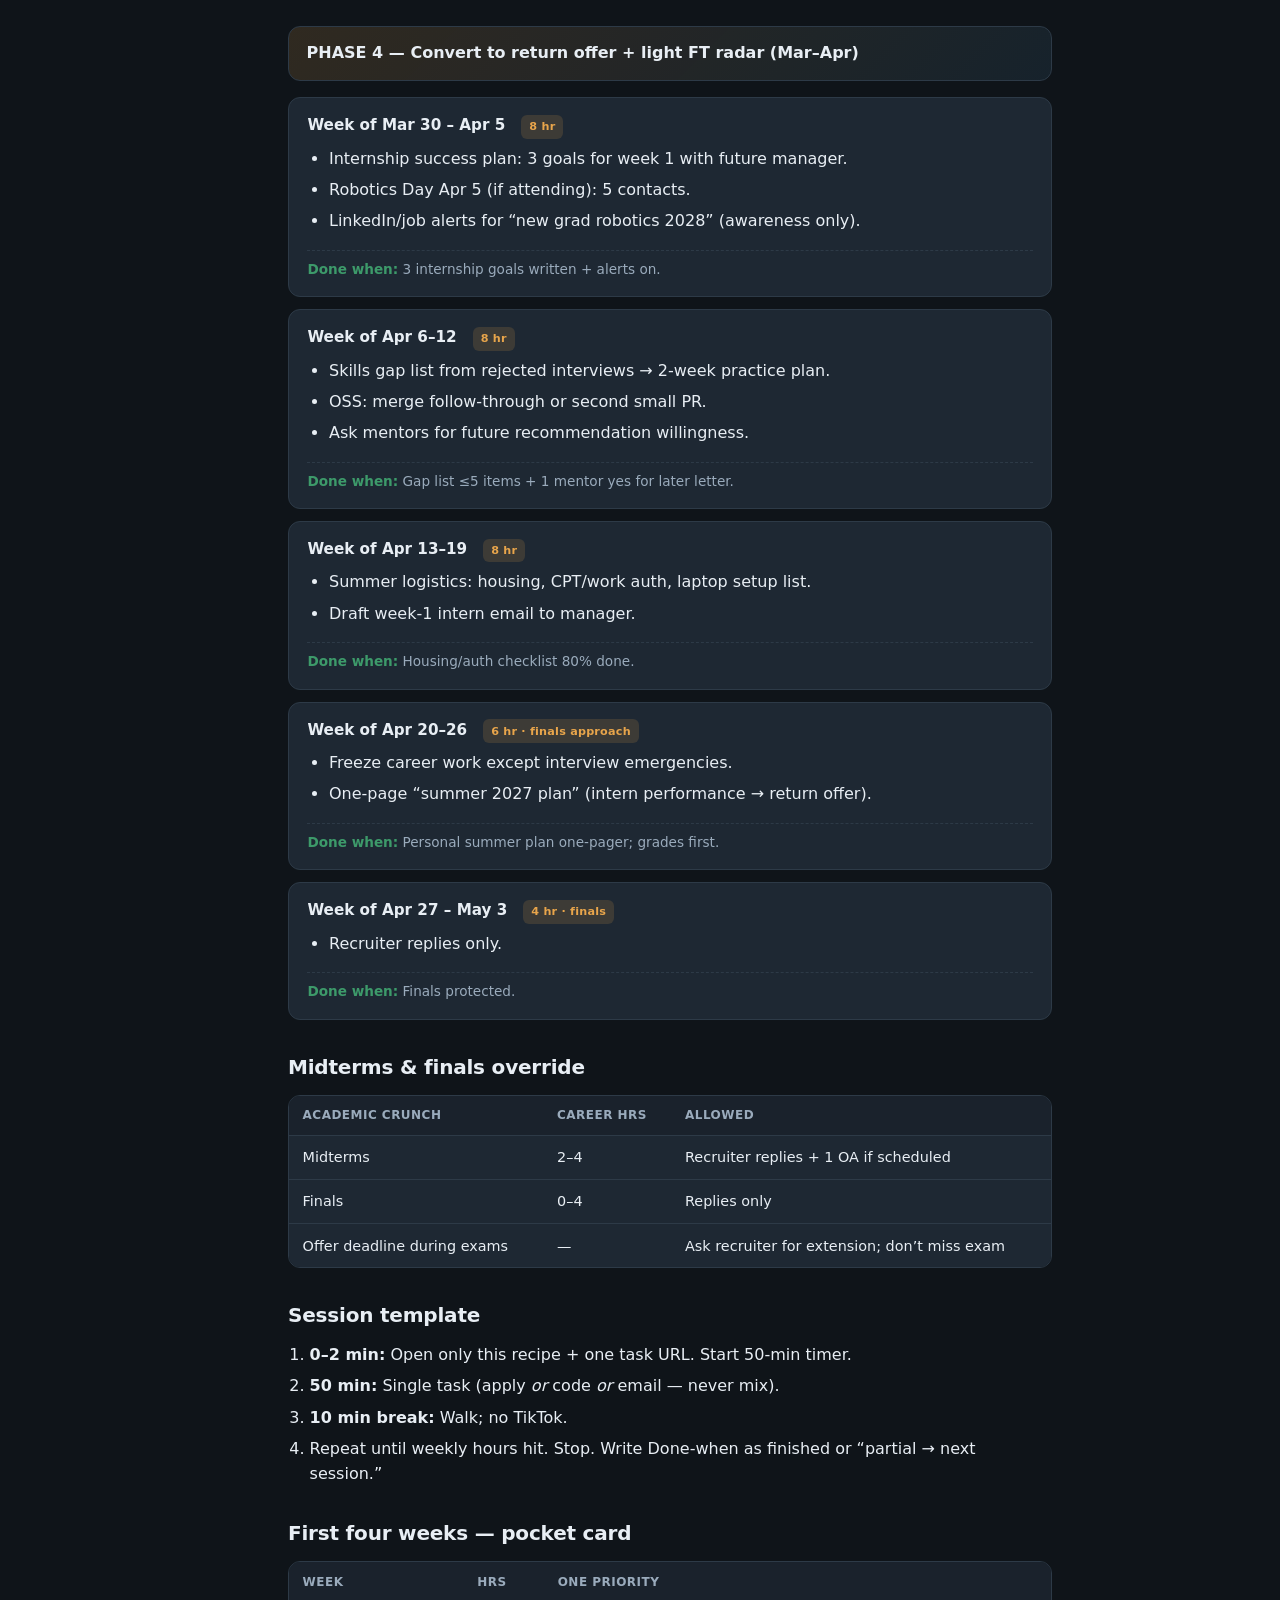
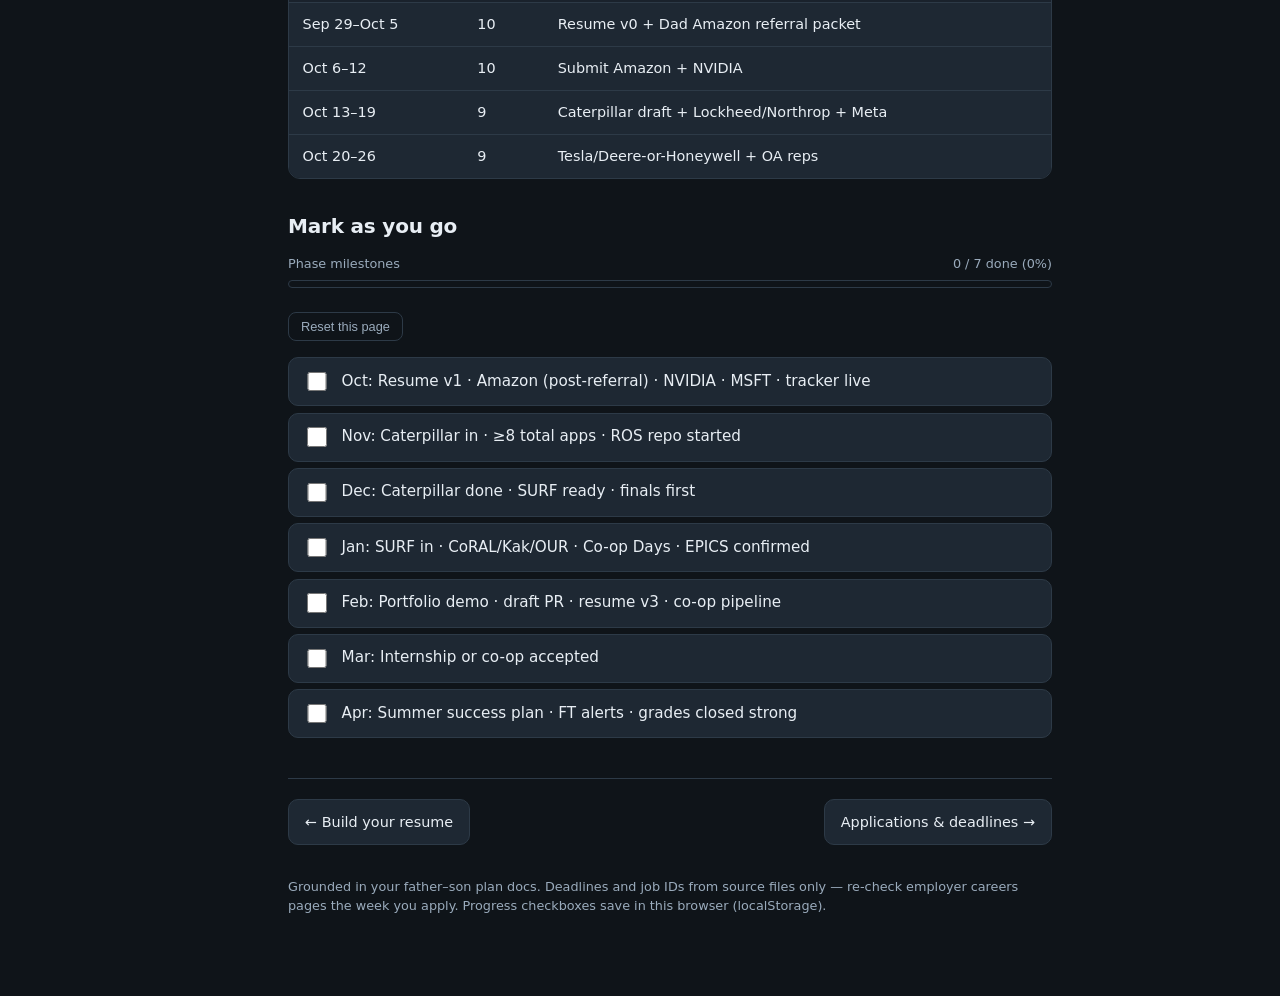
<file: week-by-week.html>
<!DOCTYPE html>
<html lang="en">
<head>
  <meta charset="utf-8" />
  <meta name="viewport" content="width=device-width, initial-scale=1" />
  <title>Week-by-week recipe · Summer 2027 Internship Guide</title>
  <link rel="stylesheet" href="styles.css" />
</head>
<body data-page="week-by-week.html">
  <div class="overlay" aria-hidden="true"></div>
  <div class="mobile-bar">
    <button type="button" class="menu-btn" aria-label="Open menu">&#9776;</button>
    <div class="title">Summer 2027 Guide</div>
  </div>
  <div class="layout">
    <nav class="sidebar" aria-label="Guide sections">
      <div class="sidebar-brand">
        <p class="logo">Purdue · Robotics · SDE</p>
        <h1>Summer 2027 Internship Prep</h1>
        <p>8–10 hr/week · grades first · Seattle-first</p>
      </div>
      <p class="nav-label">Follow in order</p>
      <ul class="nav-list">
<li><a href="index.html"><span class="nav-num">1</span><span>Start here</span></a></li>
<li><a href="talk-with-dad.html"><span class="nav-num">2</span><span>Talk with Dad</span></a></li>
<li><a href="how-we-track.html"><span class="nav-num">3</span><span>How we track</span></a></li>
<li><a href="resume.html"><span class="nav-num">4</span><span>Build your resume</span></a></li>
<li><a href="week-by-week.html" class="active"><span class="nav-num">5</span><span>Week-by-week recipe</span></a></li>
<li><a href="applications.html"><span class="nav-num">6</span><span>Applications & deadlines</span></a></li>
<li><a href="interview-forums.html"><span class="nav-num">7</span><span>Interview forums</span></a></li>
<li><a href="timeline.html"><span class="nav-num">8</span><span>Gantt / timeline</span></a></li>
<li><a href="checklist.html"><span class="nav-num">9</span><span>Checklist / done-when</span></a></li>
      </ul>
    </nav>
    <main class="main">
      <header class="page-header">
        <p class="eyebrow">05 · Oct 2026 – Apr 2027</p>
        <h1>Week-by-week recipe</h1>
        <p class="lede">Condensed weekly plan. Cap 8–10 hr/week; cut during exams.</p>
      </header>

      <div class="callout warn">
        <span class="label">Constraint</span>
        <p>Full course load. Cap at <strong>8–10 hours/week</strong> in 2–3 focused sessions (e.g. Tue 90 · Thu 90 · Sat 4–5). Midterms/finals = <strong>2–4 hr max</strong> or pause. Phone in another room. One tab. Timer on.</p>
      </div>
      <div class="callout amazon">
        <span class="label">Father Amazon referral</span>
        <p>Get the referral <strong>submitted before</strong> you hit Apply on 10552937. Send resume + job link + 3 bullet “why me” in one email; don’t apply until he confirms it’s in.</p>
      </div>
      <h2>Key bookmarks</h2>
      <ul>
        <li>Amazon 10552937: <a href="https://www.amazon.jobs/en/jobs/10552937/software-development-engineer-internship-summer-2027-usa">amazon.jobs</a></li>
        <li>NVIDIA AV/Robotics 2027: <a href="https://jobs.nvidia.com/careers/job/893397026226">jobs.nvidia.com</a></li>
        <li>Microsoft students: <a href="https://careers.microsoft.com/students">careers.microsoft.com/students</a></li>
        <li>Caterpillar (due Dec 13): <a href="https://careers.caterpillar.com/en/jobs/r0000384650/2027-summer-corporate-intern-engineering/">R0000384650</a></li>
        <li>Meta · Tesla · Lockheed · Northrop · OURConnect · CoRAL · EPICS · SURF · OPP — see Applications page</li>
      </ul>
      <h2>Saturday project menu (Phase 2)</h2>
      <ol>
        <li>ROS 2 + Gazebo Nav2 path in sim (README + demo GIF)</li>
        <li>YOLO vision: train/fine-tune + inference demo</li>
        <li>RL: Gymnasium + learning curve plot</li>
        <li>Open source: one good-first-issue on Nav2 / MoveIt 2</li>
        <li>Rewrite one course project as public portfolio write-up</li>
      </ol>
      <h2>Weekly recipe (scannable)</h2>
<div class="phase-banner">PHASE 1 — Resume from scratch + apply (Oct–mid Nov; Caterpillar through Dec 13)</div>

      <div class="week">
        <div class="week-head">
          <strong>Week of Sep 29 – Oct 5, 2026</strong>
          <span class="badge">10 hr</span>
        </div>
        <ul><li>Draft resume v0 (1 page): education, skills, coursework, GitHub placeholder.</li><li>Write 5-bullet “Amazon why me” + send Dad job link + resume for referral.</li><li>Do <strong>not</strong> submit Amazon until referral confirmed.</li><li>Start Microsoft Explore / open student eng search (apply if live).</li></ul>
        <p class="done-when"><strong>Done when:</strong> Resume v0 PDF + Dad has referral materials + Microsoft checked/applied if open.</p>
      </div>

      <div class="week">
        <div class="week-head">
          <strong>Week of Oct 6–12</strong>
          <span class="badge">10 hr</span>
        </div>
        <ul><li>Resume v1: quantified bullets; export PDF.</li><li>If Dad confirmed → <strong>submit Amazon 10552937</strong>. Else chase once; submit by end of week if delayed &gt;5 days.</li><li>Apply <strong>NVIDIA AV &amp; Robotics 2027</strong>.</li><li>MSR undergrad if still open (was Oct 5). Google Silicon if open through Oct 9.</li></ul>
        <p class="done-when"><strong>Done when:</strong> Amazon + NVIDIA show “submitted” in portals.</p>
      </div>

      <div class="week">
        <div class="week-head">
          <strong>Week of Oct 13–19</strong>
          <span class="badge">9 hr</span>
        </div>
        <ul><li>Start Caterpillar app (transcript + resume); save draft.</li><li>Lockheed + Northrop: 1 software/robotics-adjacent intern each.</li><li>Meta careers check; apply SWE Intern if live.</li><li>OA prep: 4× LeetCode Easy/Medium (arrays/strings).</li></ul>
        <p class="done-when"><strong>Done when:</strong> 3 new apps in flight + Caterpillar draft + 4 problems done.</p>
      </div>

      <div class="week">
        <div class="week-head">
          <strong>Week of Oct 20–26</strong>
          <span class="badge">9 hr</span>
        </div>
        <ul><li>Tesla: 1 Summer 2027 software/AI/robotics req if posted.</li><li>Honeywell or John Deere: 1 embedded/software intern.</li><li>Referral thank-you to Dad; LinkedIn Open to Work (student).</li><li>OA: 4 problems (trees/hash maps).</li></ul>
        <p class="done-when"><strong>Done when:</strong> ≥1 new industrial/tech app + 4 problems logged.</p>
      </div>

      <div class="week">
        <div class="week-head">
          <strong>Week of Oct 27 – Nov 2</strong>
          <span class="badge">8 hr · midterm buffer</span>
        </div>
        <ul><li>Resume v2: one page; peer or CCO review if available.</li><li>Portal hygiene: confirm Amazon/NVIDIA/MSFT; screenshot confirmations.</li><li>One follow-up only if a recruiter asked for materials.</li></ul>
        <p class="done-when"><strong>Done when:</strong> Resume v2 frozen + status row for every app.</p>
      </div>

      <div class="week">
        <div class="week-head">
          <strong>Week of Nov 3–9</strong>
          <span class="badge">9 hr</span>
        </div>
        <ul><li>Finish and <strong>submit Caterpillar</strong> (deadline Dec 13 — submit early).</li><li>Meta/Tesla second sweep if not applied.</li><li>Start Phase 2: Ubuntu/ROS 2 notes + GitHub repo <code>ros2-nav-starter</code>.</li></ul>
        <p class="done-when"><strong>Done when:</strong> Caterpillar confirmation saved + empty ROS repo created.</p>
      </div>

      <div class="week">
        <div class="week-head">
          <strong>Week of Nov 10–16</strong>
          <span class="badge">8 hr</span>
        </div>
        <ul><li>Last Phase-1 apps: Lockheed/Northrop/RTX (max 2).</li><li>Build status tracker (Notion/Sheets).</li><li>Interview kit: 30-sec intro + STAR for “team conflict” and “hard bug.”</li></ul>
        <p class="done-when"><strong>Done when:</strong> Tracker has every company + 2 STAR stories written.</p>
      </div>

      <div class="week">
        <div class="week-head">
          <strong>Week of Nov 17–23</strong>
          <span class="badge">6 hr · Thanksgiving</span>
        </div>
        <ul><li>Light OA (2 problems) or rest. Update tracker only; no mass apps.</li></ul>
        <p class="done-when"><strong>Done when:</strong> Tracker updated + calendar blocks for Phase 2.</p>
      </div>

      <div class="week">
        <div class="week-head">
          <strong>Week of Nov 24–30</strong>
          <span class="badge">4 hr · grades first</span>
        </div>
        <ul><li>Only: reply to recruiters within 24 hr; schedule interviews around exams.</li></ul>
        <p class="done-when"><strong>Done when:</strong> Inbox zero for recruiting emails.</p>
      </div>

      <div class="week">
        <div class="week-head">
          <strong>Week of Dec 1–7</strong>
          <span class="badge">8 hr</span>
        </div>
        <ul><li>Final Caterpillar check (submit by Dec 7 if not done).</li><li>SURF page bookmark; note ~Dec open / mid-Jan priority.</li><li>ROS 2 turtle / first Gazebo world tutorial (2 hr).</li></ul>
        <p class="done-when"><strong>Done when:</strong> Caterpillar done for good + first ROS tutorial completed.</p>
      </div>

      <div class="week">
        <div class="week-head">
          <strong>Week of Dec 8–14</strong>
          <span class="badge">6 hr · finals</span>
        </div>
        <ul><li><strong>Dec 13 Caterpillar hard deadline</strong> — only if somehow not submitted.</li><li>Interview replies only.</li></ul>
        <p class="done-when"><strong>Done when:</strong> Exams prioritized; no missed interview emails.</p>
      </div>

      <div class="week">
        <div class="week-head">
          <strong>Week of Dec 15–21</strong>
          <span class="badge">8 hr · post-finals</span>
        </div>
        <ul><li>SURF: if portal open, draft statement + 3 project keywords.</li><li>Resume: add any fall project bullets.</li></ul>
        <p class="done-when"><strong>Done when:</strong> SURF folder exists with resume + draft SoP.</p>
      </div>

      <div class="week">
        <div class="week-head">
          <strong>Week of Dec 22–28</strong>
          <span class="badge">4 hr · holiday</span>
        </div>
        <ul><li>Light ROS/YOLO reading OR full rest.</li></ul>
        <p class="done-when"><strong>Done when:</strong> Tutorial done or intentional rest logged.</p>
      </div>

      <div class="week">
        <div class="week-head">
          <strong>Week of Dec 29 – Jan 4</strong>
          <span class="badge">8 hr</span>
        </div>
        <ul><li>SURF priority prep (deadline ~mid-Jan when posted).</li><li>OPP Co-op Days: find January date; calendar; print 20 resumes.</li></ul>
        <p class="done-when"><strong>Done when:</strong> Co-op Days on calendar + SURF ready day-1.</p>
      </div>
<div class="phase-banner">PHASE 2 — Fill the resume (projects + research) · overlaps Nov–Feb</div>

      <div class="week">
        <div class="week-head">
          <strong>Week of Jan 5–11</strong>
          <span class="badge">10 hr</span>
        </div>
        <ul><li><strong>OURConnect</strong> profile + apply to 3 projects.</li><li><strong>CoRAL</strong> interest form + confirmation to ahqureshi.purdue@gmail.com + note to ahqureshi@purdue.edu.</li><li>Email Professor Kak (kak@purdue.edu) with resume.</li></ul>
        <p class="done-when"><strong>Done when:</strong> All three outreach channels sent + form submitted.</p>
      </div>

      <div class="week">
        <div class="week-head">
          <strong>Week of Jan 12–18</strong>
          <span class="badge">10 hr</span>
        </div>
        <ul><li><strong>Submit SURF</strong> by priority deadline when posted.</li><li>EPICS: confirm Spring 2027 registration.</li><li>ROS 2 Gazebo milestone 1 (robot moves + camera topic).</li></ul>
        <p class="done-when"><strong>Done when:</strong> SURF confirmation + EPICS on schedule + 30-sec Gazebo demo.</p>
      </div>

      <div class="week">
        <div class="week-head">
          <strong>Week of Jan 19–25</strong>
          <span class="badge">9 hr</span>
        </div>
        <ul><li>Zucrow: email Scott Meyer (meyerse@purdue.edu) or a faculty PI.</li><li><strong>OPP Co-op Days</strong> (January): 8–10 company conversations; log names.</li><li>Direct co-op apps: Boston Dynamics Talent Hub + 1 Lockheed/Northrop.</li></ul>
        <p class="done-when"><strong>Done when:</strong> Fair notes ≥8 booths + 2 co-op apps filed.</p>
      </div>

      <div class="week">
        <div class="week-head">
          <strong>Week of Jan 26 – Feb 1</strong>
          <span class="badge">9 hr</span>
        </div>
        <ul><li>Follow up Co-op Days contacts (thank-you within 48 hr).</li><li>Claim one Nav2 or MoveIt good-first-issue.</li><li>YOLO or RL: skeleton + first training run.</li></ul>
        <p class="done-when"><strong>Done when:</strong> Issue claimed + training run log in repo.</p>
      </div>

      <div class="week">
        <div class="week-head">
          <strong>Week of Feb 2–8</strong>
          <span class="badge">9 hr</span>
        </div>
        <ul><li>Open-source: implement fix; open <strong>draft PR</strong>.</li><li>Resume v3: ROS demo, SURF/EPICS/CoRAL status.</li><li>Gateway/OPP: 2 more co-op postings.</li></ul>
        <p class="done-when"><strong>Done when:</strong> Draft PR URL on resume + resume v3 PDF.</p>
      </div>

      <div class="week">
        <div class="week-head">
          <strong>Week of Feb 9–15</strong>
          <span class="badge">8 hr · midterm buffer</span>
        </div>
        <ul><li>Respond to PR review; interview loops only; no spray apps.</li></ul>
        <p class="done-when"><strong>Done when:</strong> Grades protected + PR not stalled &gt;7 days.</p>
      </div>

      <div class="week">
        <div class="week-head">
          <strong>Week of Feb 16–22</strong>
          <span class="badge">9 hr</span>
        </div>
        <ul><li>Finish portfolio README (install · demo · GIF · lessons).</li><li>One polite bump to Kak/CoRAL if no reply.</li><li>OA/interview practice 2 hr if loops active.</li></ul>
        <p class="done-when"><strong>Done when:</strong> Public README live + follow-ups sent or closed.</p>
      </div>

      <div class="week">
        <div class="week-head">
          <strong>Week of Feb 23 – Mar 1</strong>
          <span class="badge">8 hr</span>
        </div>
        <ul><li>Freeze Phase-2 artifacts: GitHub + 1-page project sheet.</li><li>Confirm summer vs fall co-op preference with advisor if offer brewing.</li></ul>
        <p class="done-when"><strong>Done when:</strong> Project sheet PDF for “tell me about a project.”</p>
      </div>
<div class="phase-banner">PHASE 3 — Co-op push (Mar close loops)</div>

      <div class="week">
        <div class="week-head">
          <strong>Week of Mar 2–8</strong>
          <span class="badge">8 hr</span>
        </div>
        <ul><li>Co-op decision matrix: location · pay · robotics relevance · return-offer rate.</li><li>If offer: notify OPP same day. If not: 3 more direct co-op apps.</li></ul>
        <p class="done-when"><strong>Done when:</strong> OPP placement started OR 3 new co-op apps out.</p>
      </div>

      <div class="week">
        <div class="week-head">
          <strong>Week of Mar 9–15</strong>
          <span class="badge">8 hr</span>
        </div>
        <ul><li>Negotiate start dates for Fall 2027 / Spring 2028 if needed.</li><li>Keep summer internship interviews warm.</li></ul>
        <p class="done-when"><strong>Done when:</strong> Calendar has work-term dates or next 3 interview slots.</p>
      </div>

      <div class="week">
        <div class="week-head">
          <strong>Week of Mar 16–22</strong>
          <span class="badge">6 hr · midterms</span>
        </div>
        <ul><li>Light only: recruiter replies; thank-you notes.</li></ul>
        <p class="done-when"><strong>Done when:</strong> Inbox clear; studying protected.</p>
      </div>

      <div class="week">
        <div class="week-head">
          <strong>Week of Mar 23–29</strong>
          <span class="badge">8 hr</span>
        </div>
        <ul><li>Lock summer internship or co-op choice (written acceptance).</li><li>Update resume with “Incoming Intern/Co-op @ …”</li></ul>
        <p class="done-when"><strong>Done when:</strong> Written acceptance saved + declines sent politely.</p>
      </div>
<div class="phase-banner">PHASE 4 — Convert to return offer + light FT radar (Mar–Apr)</div>

      <div class="week">
        <div class="week-head">
          <strong>Week of Mar 30 – Apr 5</strong>
          <span class="badge">8 hr</span>
        </div>
        <ul><li>Internship success plan: 3 goals for week 1 with future manager.</li><li>Robotics Day Apr 5 (if attending): 5 contacts.</li><li>LinkedIn/job alerts for “new grad robotics 2028” (awareness only).</li></ul>
        <p class="done-when"><strong>Done when:</strong> 3 internship goals written + alerts on.</p>
      </div>

      <div class="week">
        <div class="week-head">
          <strong>Week of Apr 6–12</strong>
          <span class="badge">8 hr</span>
        </div>
        <ul><li>Skills gap list from rejected interviews → 2-week practice plan.</li><li>OSS: merge follow-through or second small PR.</li><li>Ask mentors for future recommendation willingness.</li></ul>
        <p class="done-when"><strong>Done when:</strong> Gap list ≤5 items + 1 mentor yes for later letter.</p>
      </div>

      <div class="week">
        <div class="week-head">
          <strong>Week of Apr 13–19</strong>
          <span class="badge">8 hr</span>
        </div>
        <ul><li>Summer logistics: housing, CPT/work auth, laptop setup list.</li><li>Draft week-1 intern email to manager.</li></ul>
        <p class="done-when"><strong>Done when:</strong> Housing/auth checklist 80% done.</p>
      </div>

      <div class="week">
        <div class="week-head">
          <strong>Week of Apr 20–26</strong>
          <span class="badge">6 hr · finals approach</span>
        </div>
        <ul><li>Freeze career work except interview emergencies.</li><li>One-page “summer 2027 plan” (intern performance → return offer).</li></ul>
        <p class="done-when"><strong>Done when:</strong> Personal summer plan one-pager; grades first.</p>
      </div>

      <div class="week">
        <div class="week-head">
          <strong>Week of Apr 27 – May 3</strong>
          <span class="badge">4 hr · finals</span>
        </div>
        <ul><li>Recruiter replies only.</li></ul>
        <p class="done-when"><strong>Done when:</strong> Finals protected.</p>
      </div>

      <h2>Midterms &amp; finals override</h2>
      <div class="table-wrap">
        <table>
          <thead><tr><th>Academic crunch</th><th>Career hrs</th><th>Allowed</th></tr></thead>
          <tbody>
            <tr><td>Midterms</td><td>2–4</td><td>Recruiter replies + 1 OA if scheduled</td></tr>
            <tr><td>Finals</td><td>0–4</td><td>Replies only</td></tr>
            <tr><td>Offer deadline during exams</td><td>—</td><td>Ask recruiter for extension; don’t miss exam</td></tr>
          </tbody>
        </table>
      </div>
      <h2>Session template</h2>
      <ol>
        <li><strong>0–2 min:</strong> Open only this recipe + one task URL. Start 50-min timer.</li>
        <li><strong>50 min:</strong> Single task (apply <em>or</em> code <em>or</em> email — never mix).</li>
        <li><strong>10 min break:</strong> Walk; no TikTok.</li>
        <li>Repeat until weekly hours hit. Stop. Write Done-when as finished or “partial → next session.”</li>
      </ol>
      <h2>First four weeks — pocket card</h2>
      <div class="table-wrap">
        <table>
          <thead><tr><th>Week</th><th>Hrs</th><th>One priority</th></tr></thead>
          <tbody>
            <tr><td>Sep 29–Oct 5</td><td>10</td><td>Resume v0 + Dad Amazon referral packet</td></tr>
            <tr><td>Oct 6–12</td><td>10</td><td>Submit Amazon + NVIDIA</td></tr>
            <tr><td>Oct 13–19</td><td>9</td><td>Caterpillar draft + Lockheed/Northrop + Meta</td></tr>
            <tr><td>Oct 20–26</td><td>9</td><td>Tesla/Deere-or-Honeywell + OA reps</td></tr>
          </tbody>
        </table>
      </div>
      <h2>Mark as you go</h2>
      <div class="progress-bar-wrap">
        <div class="meta"><span>Phase milestones</span><span data-progress-label="week-by-week.html">0 / 0</span></div>
        <div class="progress-track"><div class="progress-fill" data-progress-fill="week-by-week.html"></div></div>
      </div>
      <div class="reset-row"><button type="button" class="btn-ghost" data-reset-page>Reset this page</button></div>
      <ul class="checklist">
        <li><input type="checkbox" data-id="w-oct" /><span class="check-text">Oct: Resume v1 · Amazon (post-referral) · NVIDIA · MSFT · tracker live</span></li>
        <li><input type="checkbox" data-id="w-nov" /><span class="check-text">Nov: Caterpillar in · ≥8 total apps · ROS repo started</span></li>
        <li><input type="checkbox" data-id="w-dec" /><span class="check-text">Dec: Caterpillar done · SURF ready · finals first</span></li>
        <li><input type="checkbox" data-id="w-jan" /><span class="check-text">Jan: SURF in · CoRAL/Kak/OUR · Co-op Days · EPICS confirmed</span></li>
        <li><input type="checkbox" data-id="w-feb" /><span class="check-text">Feb: Portfolio demo · draft PR · resume v3 · co-op pipeline</span></li>
        <li><input type="checkbox" data-id="w-mar" /><span class="check-text">Mar: Internship or co-op accepted</span></li>
        <li><input type="checkbox" data-id="w-apr" /><span class="check-text">Apr: Summer success plan · FT alerts · grades closed strong</span></li>
      </ul>

      <nav class="footer-nav" aria-label="Section navigation">
        <a href="resume.html">← Build your resume</a>
        <a href="applications.html">Applications & deadlines →</a>
      </nav>
      <p class="site-footer">Grounded in your father–son plan docs. Deadlines and job IDs from source files only — re-check employer careers pages the week you apply. Progress checkboxes save in this browser (localStorage).</p>
    </main>
  </div>
  <script src="app.js"></script>
</body>
</html>
</file>
<file: styles.css>
/* Summer 2027 Internship Guide — self-contained, no CDN */
:root {
  --bg: #0f1419;
  --bg-elev: #1a222c;
  --bg-card: #1e2833;
  --border: #2d3a47;
  --text: #e8eef4;
  --text-muted: #9aabbc;
  --accent: #e8a54b;
  --accent-soft: rgba(232, 165, 75, 0.15);
  --accent-hover: #f0b85e;
  --success: #3d9a6a;
  --success-soft: rgba(61, 154, 106, 0.2);
  --danger: #e07a5f;
  --danger-soft: rgba(224, 122, 95, 0.18);
  --info: #5b9fd4;
  --radius: 12px;
  --nav-w: 260px;
  --font: system-ui, -apple-system, "Segoe UI", Roboto, "Helvetica Neue", Arial, sans-serif;
  --mono: ui-monospace, "SF Mono", Menlo, Consolas, monospace;
}

*, *::before, *::after { box-sizing: border-box; }
html { scroll-behavior: smooth; }
body {
  margin: 0;
  font-family: var(--font);
  background: var(--bg);
  color: var(--text);
  line-height: 1.55;
  font-size: 16px;
  min-height: 100vh;
}

a { color: var(--accent); text-decoration: none; }
a:hover { color: var(--accent-hover); text-decoration: underline; }
a[target="_blank"]::after {
  content: " ↗";
  font-size: 0.75em;
  opacity: 0.7;
}

img { max-width: 100%; height: auto; display: block; }

/* Layout */
.layout {
  display: flex;
  min-height: 100vh;
}

.sidebar {
  position: fixed;
  top: 0;
  left: 0;
  width: var(--nav-w);
  height: 100vh;
  background: var(--bg-elev);
  border-right: 1px solid var(--border);
  overflow-y: auto;
  z-index: 100;
  padding: 1.25rem 0 2rem;
  transition: transform 0.25s ease;
}

.sidebar-brand {
  padding: 0 1.25rem 1.25rem;
  border-bottom: 1px solid var(--border);
  margin-bottom: 0.75rem;
}
.sidebar-brand .logo {
  font-size: 0.7rem;
  text-transform: uppercase;
  letter-spacing: 0.08em;
  color: var(--accent);
  font-weight: 600;
  margin: 0 0 0.25rem;
}
.sidebar-brand h1 {
  font-size: 1.05rem;
  margin: 0;
  font-weight: 700;
  line-height: 1.3;
  color: var(--text);
}
.sidebar-brand p {
  margin: 0.4rem 0 0;
  font-size: 0.8rem;
  color: var(--text-muted);
}

.nav-label {
  font-size: 0.65rem;
  text-transform: uppercase;
  letter-spacing: 0.1em;
  color: var(--text-muted);
  padding: 0.85rem 1.25rem 0.35rem;
  font-weight: 600;
}

.nav-list {
  list-style: none;
  margin: 0;
  padding: 0;
}
.nav-list a {
  display: flex;
  align-items: flex-start;
  gap: 0.65rem;
  padding: 0.55rem 1.25rem;
  color: var(--text-muted);
  text-decoration: none;
  font-size: 0.9rem;
  border-left: 3px solid transparent;
  transition: background 0.15s, color 0.15s;
}
.nav-list a:hover {
  background: var(--accent-soft);
  color: var(--text);
  text-decoration: none;
}
.nav-list a.active {
  background: var(--accent-soft);
  color: var(--accent);
  border-left-color: var(--accent);
  font-weight: 600;
}
.nav-list a::after { content: none !important; }
.nav-num {
  flex-shrink: 0;
  width: 1.4rem;
  height: 1.4rem;
  border-radius: 6px;
  background: var(--bg-card);
  border: 1px solid var(--border);
  display: inline-flex;
  align-items: center;
  justify-content: center;
  font-size: 0.7rem;
  font-weight: 700;
  color: var(--text-muted);
  margin-top: 0.1rem;
}
.nav-list a.active .nav-num {
  background: var(--accent);
  border-color: var(--accent);
  color: #1a1208;
}

.main {
  margin-left: var(--nav-w);
  flex: 1;
  min-width: 0;
  padding: 1.5rem 1.75rem 4rem;
  max-width: 820px;
}

/* Mobile top bar */
.mobile-bar {
  display: none;
  position: sticky;
  top: 0;
  z-index: 90;
  background: var(--bg-elev);
  border-bottom: 1px solid var(--border);
  padding: 0.75rem 1rem;
  align-items: center;
  gap: 0.75rem;
}
.menu-btn {
  background: var(--bg-card);
  border: 1px solid var(--border);
  color: var(--text);
  border-radius: 8px;
  padding: 0.45rem 0.7rem;
  font-size: 1rem;
  cursor: pointer;
}
.mobile-bar .title {
  font-weight: 600;
  font-size: 0.95rem;
  flex: 1;
}
.overlay {
  display: none;
  position: fixed;
  inset: 0;
  background: rgba(0,0,0,0.5);
  z-index: 99;
}
.overlay.open { display: block; }

/* Typography */
.page-header {
  margin-bottom: 1.75rem;
  padding-bottom: 1.25rem;
  border-bottom: 1px solid var(--border);
}
.page-header .eyebrow {
  font-size: 0.7rem;
  text-transform: uppercase;
  letter-spacing: 0.1em;
  color: var(--accent);
  font-weight: 600;
  margin: 0 0 0.35rem;
}
.page-header h1 {
  margin: 0 0 0.5rem;
  font-size: 1.75rem;
  font-weight: 750;
  line-height: 1.25;
  letter-spacing: -0.02em;
}
.page-header .lede {
  margin: 0;
  color: var(--text-muted);
  font-size: 1.05rem;
}

h2 {
  font-size: 1.25rem;
  margin: 2rem 0 0.75rem;
  font-weight: 700;
  letter-spacing: -0.01em;
}
h3 {
  font-size: 1.05rem;
  margin: 1.5rem 0 0.5rem;
  font-weight: 650;
  color: var(--accent);
}
p { margin: 0 0 1rem; }
ul, ol { margin: 0 0 1rem; padding-left: 1.35rem; }
li { margin-bottom: 0.4rem; }
li > ul, li > ol { margin-top: 0.35rem; margin-bottom: 0.35rem; }

/* Cards & callouts */
.card {
  background: var(--bg-card);
  border: 1px solid var(--border);
  border-radius: var(--radius);
  padding: 1.15rem 1.25rem;
  margin-bottom: 1rem;
}
.card h3 { margin-top: 0; }

.callout {
  border-radius: var(--radius);
  padding: 1rem 1.2rem;
  margin: 1.25rem 0;
  border: 1px solid;
}
.callout.amazon {
  background: var(--danger-soft);
  border-color: var(--danger);
}
.callout.amazon strong { color: #f0a090; }
.callout.warn {
  background: var(--accent-soft);
  border-color: var(--accent);
}
.callout.info {
  background: rgba(91, 159, 212, 0.12);
  border-color: var(--info);
}
.callout.success {
  background: var(--success-soft);
  border-color: var(--success);
}
.callout p:last-child { margin-bottom: 0; }
.callout .label {
  font-size: 0.7rem;
  text-transform: uppercase;
  letter-spacing: 0.08em;
  font-weight: 700;
  margin-bottom: 0.35rem;
  display: block;
}

/* Tables */
.table-wrap {
  overflow-x: auto;
  margin: 0 0 1.25rem;
  border-radius: var(--radius);
  border: 1px solid var(--border);
}
table {
  width: 100%;
  border-collapse: collapse;
  font-size: 0.9rem;
  background: var(--bg-card);
}
th, td {
  padding: 0.65rem 0.85rem;
  text-align: left;
  border-bottom: 1px solid var(--border);
  vertical-align: top;
}
th {
  background: var(--bg-elev);
  font-weight: 600;
  font-size: 0.75rem;
  text-transform: uppercase;
  letter-spacing: 0.04em;
  color: var(--text-muted);
  white-space: nowrap;
}
tr:last-child td { border-bottom: none; }
tr:hover td { background: rgba(255,255,255,0.02); }
code, .mono {
  font-family: var(--mono);
  font-size: 0.88em;
  background: var(--bg);
  padding: 0.1em 0.35em;
  border-radius: 4px;
  border: 1px solid var(--border);
}

/* Checklists */
.checklist {
  list-style: none;
  padding: 0;
  margin: 0 0 1.25rem;
}
.checklist li {
  display: flex;
  align-items: flex-start;
  gap: 0.75rem;
  padding: 0.7rem 0.9rem;
  margin: 0 0 0.4rem;
  background: var(--bg-card);
  border: 1px solid var(--border);
  border-radius: 10px;
  cursor: pointer;
  transition: border-color 0.15s, background 0.15s;
}
.checklist li:hover { border-color: var(--accent); }
.checklist li.done {
  background: var(--success-soft);
  border-color: var(--success);
}
.checklist li.done .check-text {
  text-decoration: line-through;
  opacity: 0.75;
}
.checklist input[type="checkbox"] {
  width: 1.2rem;
  height: 1.2rem;
  margin-top: 0.15rem;
  flex-shrink: 0;
  accent-color: var(--success);
  cursor: pointer;
}
.check-text { flex: 1; font-size: 0.95rem; }

.progress-bar-wrap {
  margin: 0 0 1.5rem;
}
.progress-bar-wrap .meta {
  display: flex;
  justify-content: space-between;
  font-size: 0.8rem;
  color: var(--text-muted);
  margin-bottom: 0.35rem;
}
.progress-track {
  height: 8px;
  background: var(--bg);
  border-radius: 99px;
  overflow: hidden;
  border: 1px solid var(--border);
}
.progress-fill {
  height: 100%;
  background: linear-gradient(90deg, var(--success), #5bc48a);
  width: 0%;
  transition: width 0.3s ease;
  border-radius: 99px;
}

/* Week cards */
.week {
  background: var(--bg-card);
  border: 1px solid var(--border);
  border-radius: var(--radius);
  padding: 1rem 1.15rem;
  margin-bottom: 0.75rem;
}
.week-head {
  display: flex;
  flex-wrap: wrap;
  align-items: baseline;
  gap: 0.5rem 1rem;
  margin-bottom: 0.5rem;
}
.week-head strong { font-size: 0.95rem; }
.badge {
  display: inline-block;
  font-size: 0.7rem;
  font-weight: 700;
  padding: 0.2rem 0.5rem;
  border-radius: 6px;
  background: var(--accent-soft);
  color: var(--accent);
  letter-spacing: 0.02em;
}
.badge.muted {
  background: var(--bg);
  color: var(--text-muted);
  border: 1px solid var(--border);
}
.badge.danger {
  background: var(--danger-soft);
  color: #f0a090;
}
.week .done-when {
  font-size: 0.85rem;
  color: var(--text-muted);
  margin: 0.5rem 0 0;
  padding-top: 0.5rem;
  border-top: 1px dashed var(--border);
}
.week .done-when strong { color: var(--success); }

.phase-banner {
  background: linear-gradient(135deg, var(--accent-soft), rgba(91,159,212,0.1));
  border: 1px solid var(--border);
  border-radius: var(--radius);
  padding: 0.9rem 1.1rem;
  margin: 1.75rem 0 1rem;
  font-weight: 650;
}

/* Script / dialogue */
.script {
  background: var(--bg-elev);
  border-left: 4px solid var(--accent);
  padding: 1rem 1.2rem;
  margin: 1rem 0;
  border-radius: 0 var(--radius) var(--radius) 0;
  font-size: 0.98rem;
}
.script .speaker {
  font-size: 0.7rem;
  text-transform: uppercase;
  letter-spacing: 0.08em;
  color: var(--accent);
  font-weight: 700;
  margin-bottom: 0.35rem;
}
.pause {
  color: var(--text-muted);
  font-style: italic;
  font-size: 0.9em;
}

/* Forum cards */
.forum-grid {
  display: grid;
  gap: 0.75rem;
}
.forum-card {
  background: var(--bg-card);
  border: 1px solid var(--border);
  border-radius: var(--radius);
  padding: 1rem 1.15rem;
}
.forum-card .tier {
  font-size: 0.65rem;
  text-transform: uppercase;
  letter-spacing: 0.08em;
  color: var(--text-muted);
  font-weight: 700;
}
.forum-card h3 { margin: 0.25rem 0 0.5rem; font-size: 1.05rem; color: var(--text); }
.forum-card p { margin: 0; font-size: 0.9rem; color: var(--text-muted); }

/* Timeline / gantt */
.gantt-wrap {
  background: var(--bg-card);
  border: 1px solid var(--border);
  border-radius: var(--radius);
  padding: 0.75rem;
  margin: 1rem 0;
  overflow-x: auto;
}
.gantt-wrap img {
  min-width: 640px;
  width: 100%;
  border-radius: 8px;
}

.pill-row {
  display: flex;
  flex-wrap: wrap;
  gap: 0.5rem;
  margin: 0 0 1.25rem;
}
.pill {
  background: var(--bg-card);
  border: 1px solid var(--border);
  border-radius: 99px;
  padding: 0.35rem 0.85rem;
  font-size: 0.8rem;
  color: var(--text-muted);
}

.footer-nav {
  display: flex;
  justify-content: space-between;
  gap: 1rem;
  margin-top: 2.5rem;
  padding-top: 1.25rem;
  border-top: 1px solid var(--border);
  flex-wrap: wrap;
}
.footer-nav a {
  display: inline-block;
  padding: 0.65rem 1rem;
  background: var(--bg-card);
  border: 1px solid var(--border);
  border-radius: 10px;
  color: var(--text);
  text-decoration: none;
  font-size: 0.9rem;
}
.footer-nav a:hover {
  border-color: var(--accent);
  color: var(--accent);
  text-decoration: none;
}
.footer-nav a::after { content: none !important; }

.site-footer {
  margin-top: 2rem;
  font-size: 0.8rem;
  color: var(--text-muted);
}

.reset-row {
  display: flex;
  flex-wrap: wrap;
  gap: 0.5rem;
  align-items: center;
  margin-bottom: 1rem;
}
.btn-ghost {
  background: transparent;
  border: 1px solid var(--border);
  color: var(--text-muted);
  border-radius: 8px;
  padding: 0.4rem 0.75rem;
  font-size: 0.8rem;
  cursor: pointer;
}
.btn-ghost:hover { border-color: var(--danger); color: var(--danger); }

/* Home hero */
.hero-stats {
  display: grid;
  grid-template-columns: repeat(auto-fit, minmax(140px, 1fr));
  gap: 0.75rem;
  margin: 1.25rem 0 1.5rem;
}
.stat {
  background: var(--bg-card);
  border: 1px solid var(--border);
  border-radius: var(--radius);
  padding: 1rem;
  text-align: center;
}
.stat .num {
  font-size: 1.5rem;
  font-weight: 750;
  color: var(--accent);
  display: block;
  letter-spacing: -0.02em;
}
.stat .lbl {
  font-size: 0.75rem;
  color: var(--text-muted);
  margin-top: 0.2rem;
}

.start-steps {
  counter-reset: step;
  list-style: none;
  padding: 0;
}
.start-steps li {
  counter-increment: step;
  position: relative;
  padding: 1rem 1rem 1rem 3.5rem;
  background: var(--bg-card);
  border: 1px solid var(--border);
  border-radius: var(--radius);
  margin-bottom: 0.6rem;
}
.start-steps li::before {
  content: counter(step);
  position: absolute;
  left: 1rem;
  top: 1rem;
  width: 1.75rem;
  height: 1.75rem;
  background: var(--accent);
  color: #1a1208;
  border-radius: 8px;
  display: flex;
  align-items: center;
  justify-content: center;
  font-weight: 750;
  font-size: 0.85rem;
}

@media (max-width: 860px) {
  .sidebar {
    transform: translateX(-100%);
  }
  .sidebar.open { transform: translateX(0); }
  .main {
    margin-left: 0;
    padding: 1.25rem 1rem 3rem;
    max-width: none;
  }
  .mobile-bar { display: flex; }
  .page-header h1 { font-size: 1.45rem; }
}
</file>
